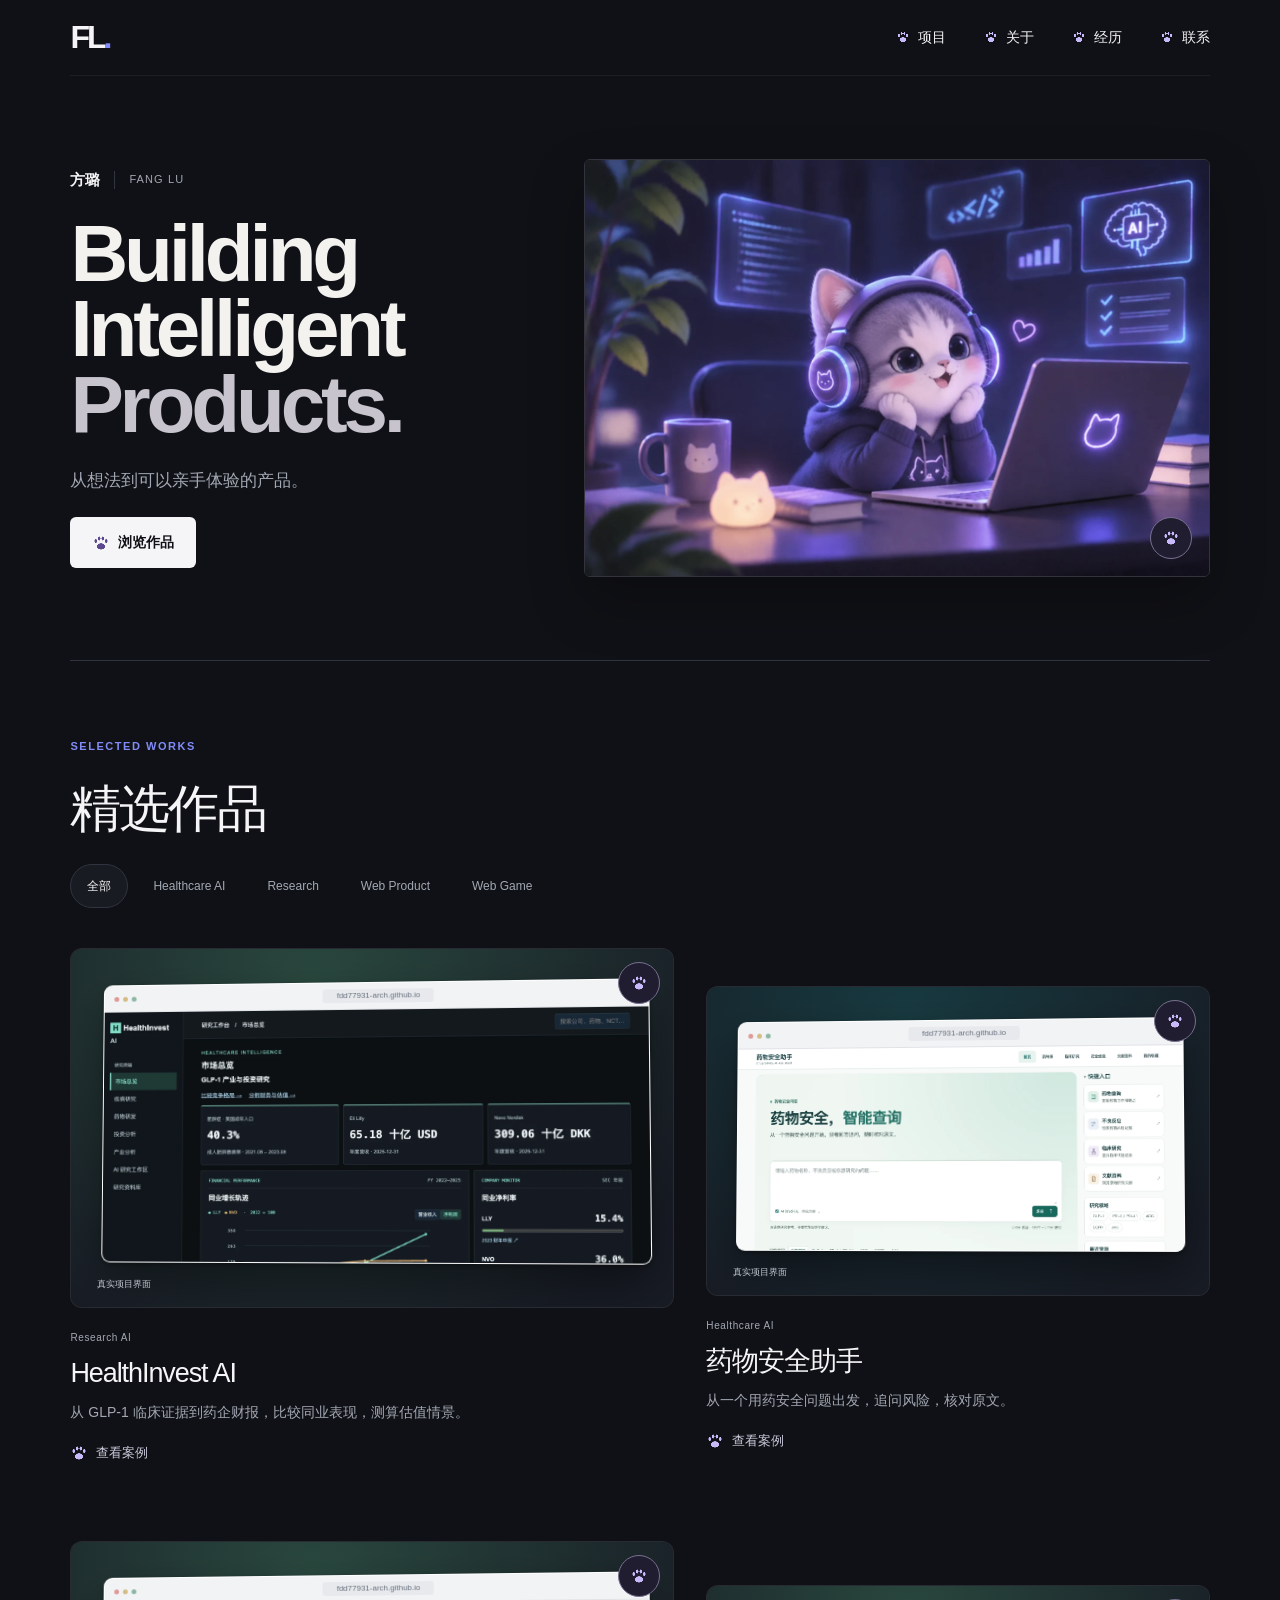
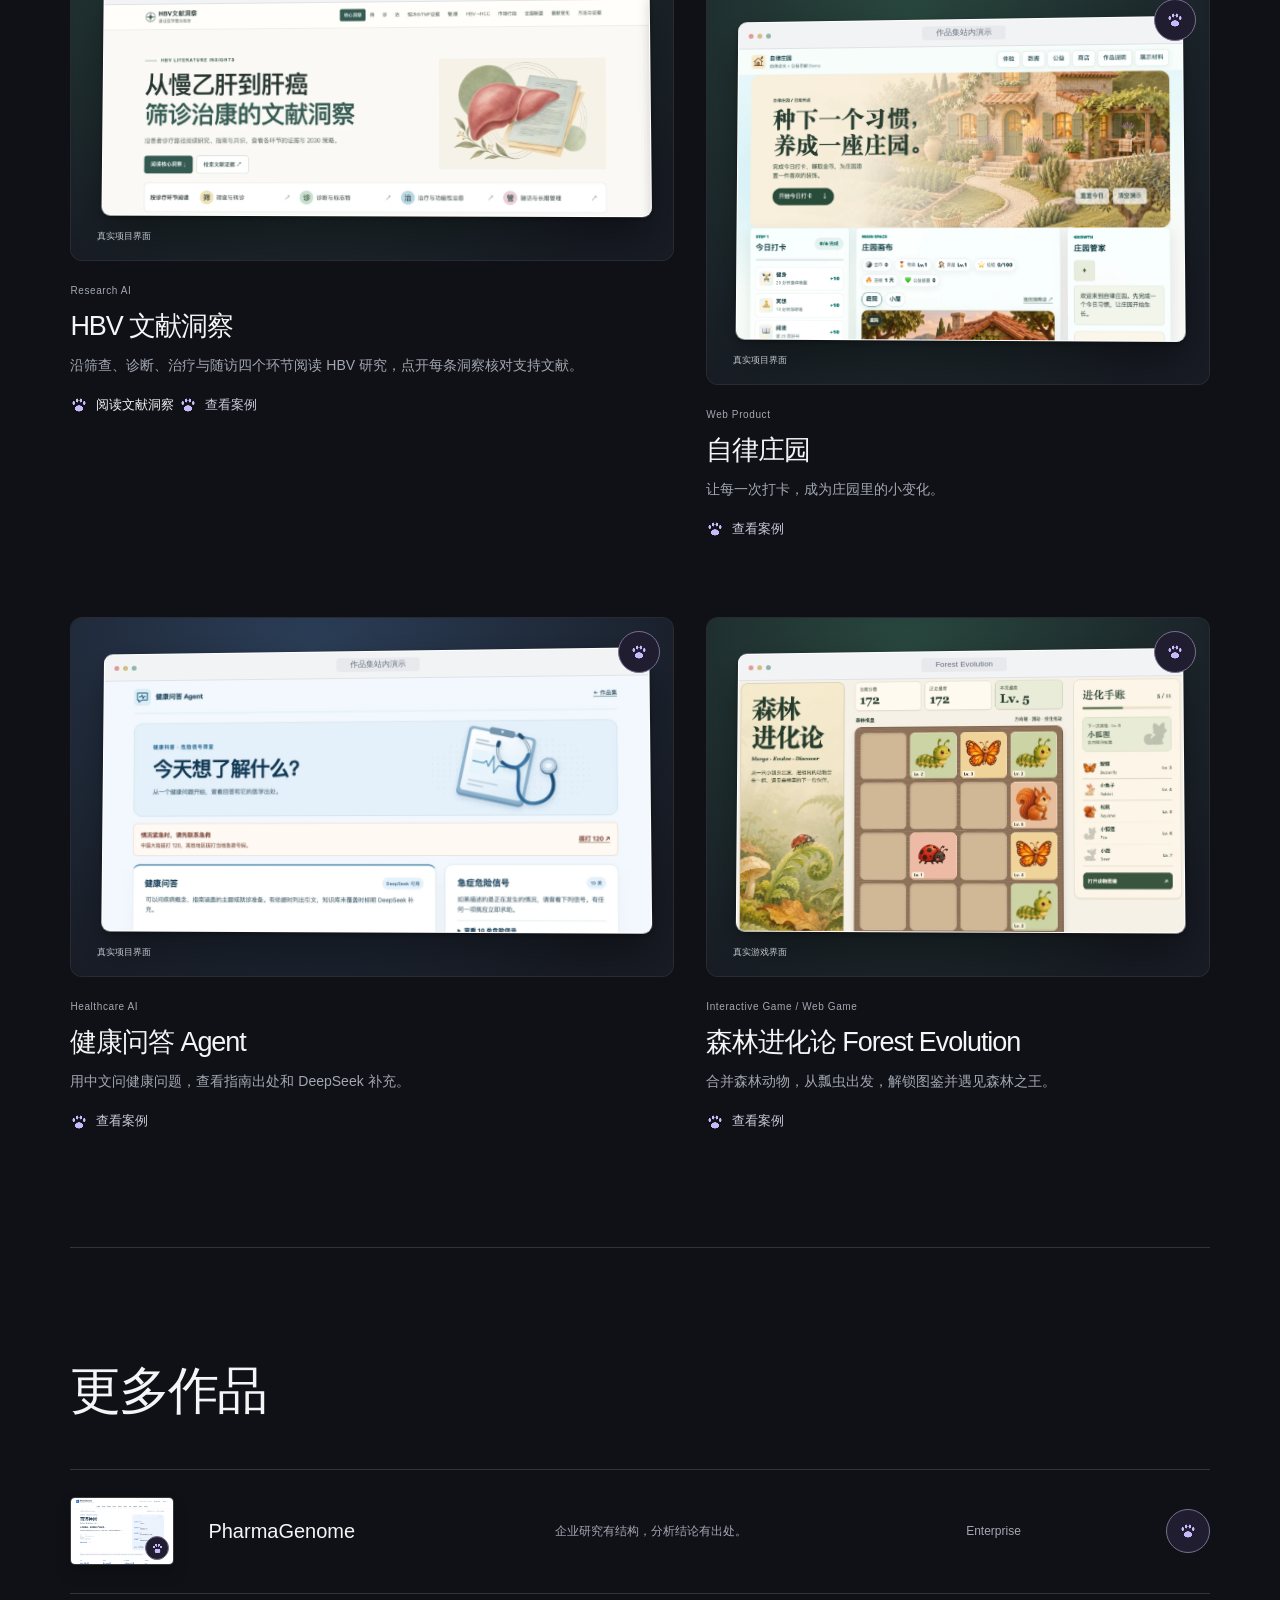
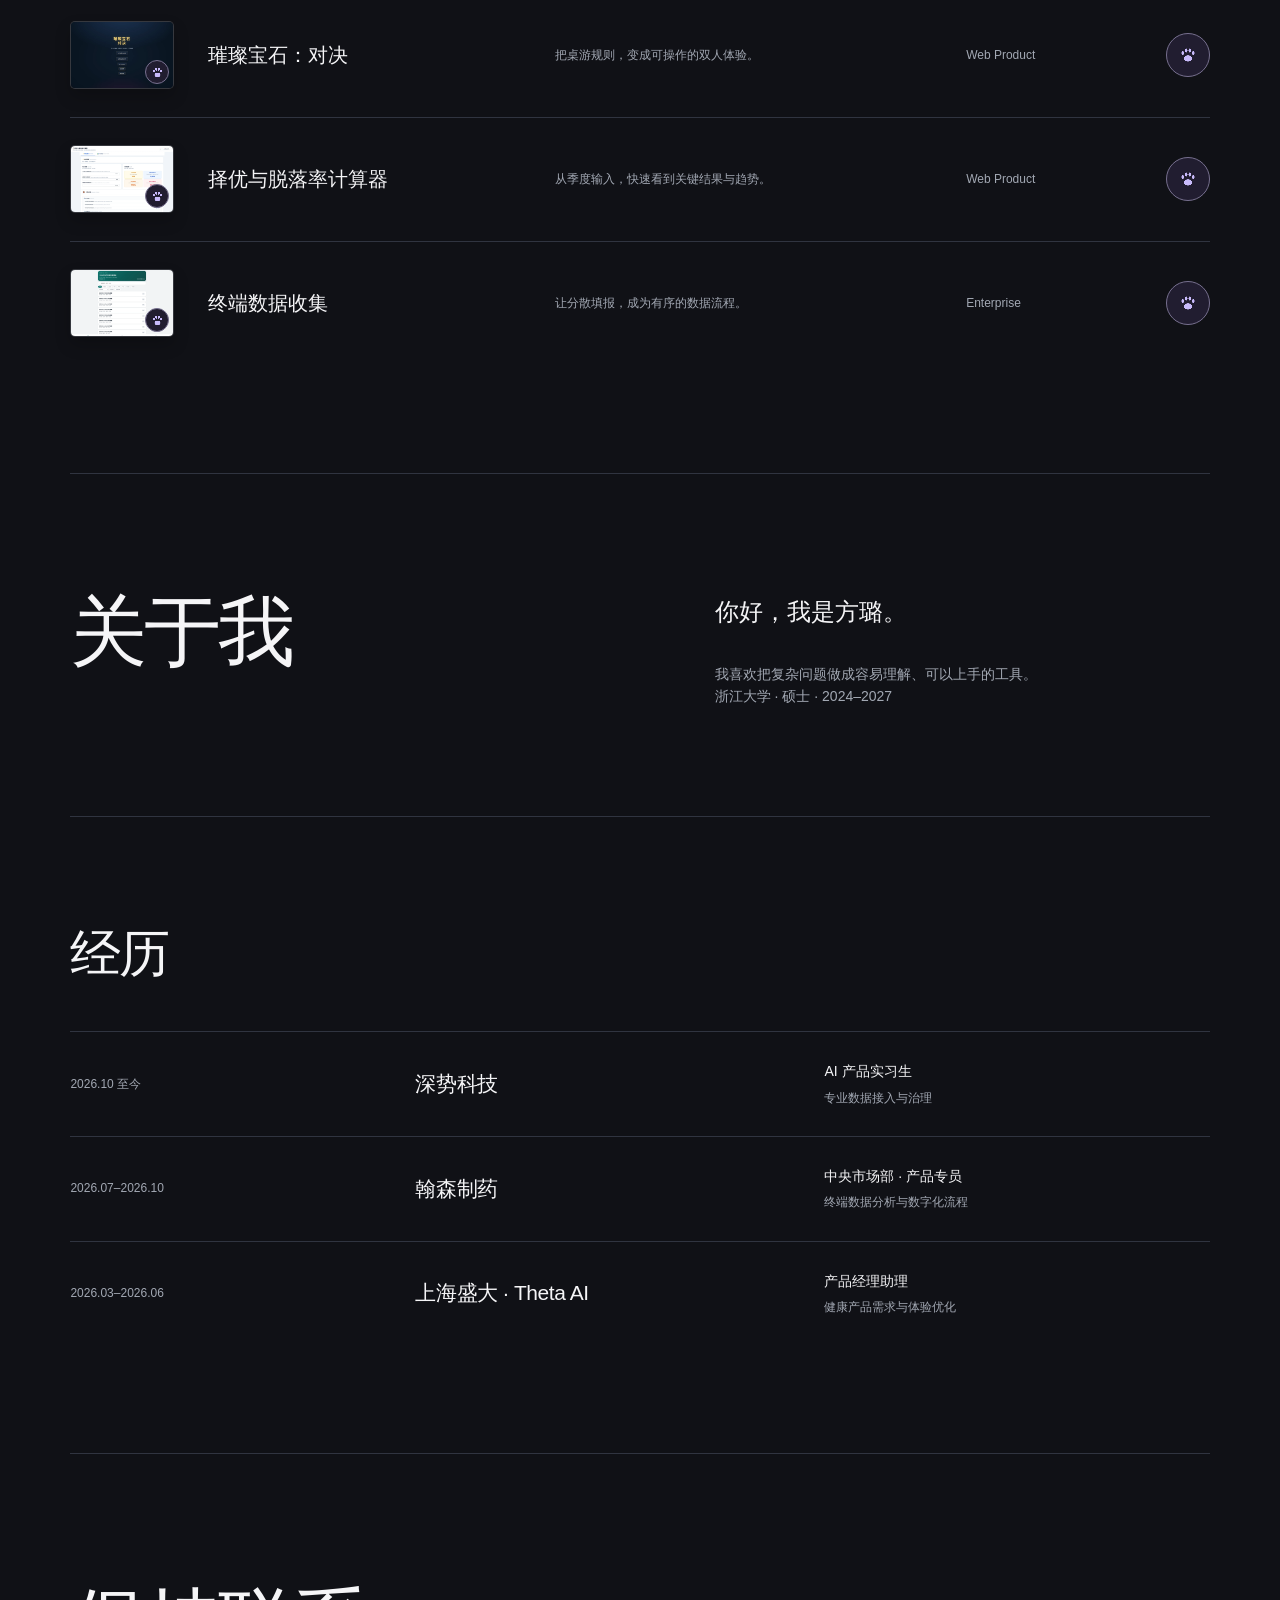
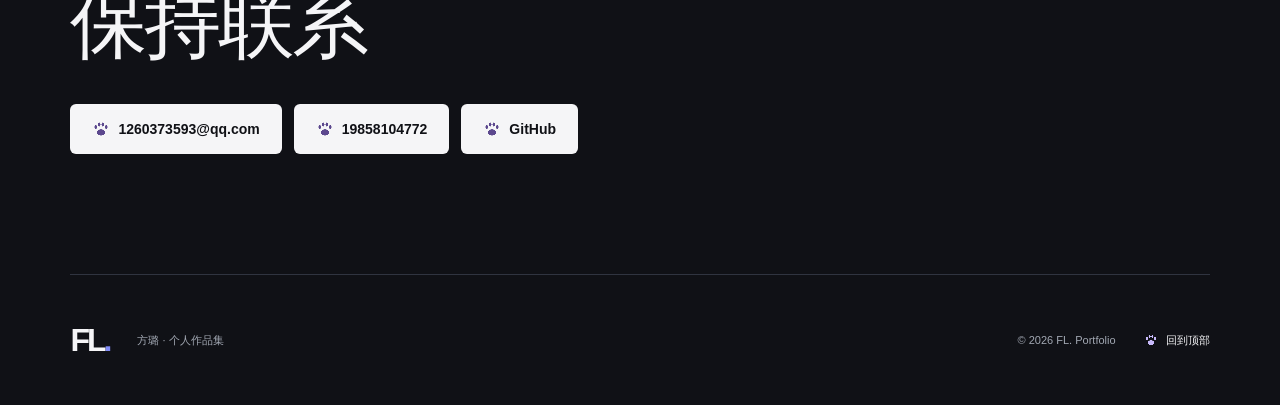
<file: index.html>
<!doctype html><html lang="zh-CN"><head><meta charset="utf-8"><meta name="viewport" content="width=device-width,initial-scale=1"><meta name="theme-color" content="#101116"><meta name="description" content="方璐的个人作品集，收录产品案例与在线体验。"><meta property="og:title" content="FL. Portfolio — 方璐"><meta property="og:description" content="方璐的个人作品集，收录产品案例与在线体验。"><title>FL. Portfolio — 方璐</title><link rel="icon" href="assets/favicon.svg" type="image/svg+xml"><link rel="stylesheet" href="style.css"><script defer src="app.js"></script></head><body><a class="skip" href="#main">跳到主要内容</a><header class="nav"><a class="logo" href="#" aria-label="FL 首页">FL<span>.</span></a><nav aria-label="主导航"><a class="paw-link" href="#works"><span class="paw-icon" aria-hidden="true"></span>项目</a><a class="paw-link" href="#about"><span class="paw-icon" aria-hidden="true"></span>关于</a><a class="paw-link" href="#experience"><span class="paw-icon" aria-hidden="true"></span>经历</a><a class="paw-link" href="#contact"><span class="paw-icon" aria-hidden="true"></span>联系</a></nav><button class="menu" aria-label="展开导航" aria-expanded="false">菜单</button></header><main id="main">
<section class="hero" id="top" aria-labelledby="hero-title">
 <div class="hero-content">
  <p class="hero-name">方璐 <span lang="en">FANG LU</span></p>
  <h1 id="hero-title" lang="en">Building<br>Intelligent<br><span>Products.</span></h1>
  <p class="hero-intro">从想法到可以亲手体验的产品。</p>
  <a class="button hero-button paw-link" href="#works"><span class="paw-icon" aria-hidden="true"></span>浏览作品</a>
 </div>
 <a class="hero-visual" href="#works" aria-label="浏览精选项目">
  <img class="hero-art" src="assets/hero-cat-studio.webp" alt="" width="1440" height="960" fetchpriority="high">
  <span class="paw-badge cover-paw" aria-hidden="true"><span class="paw-icon" aria-hidden="true"></span></span>
 </a>
</section>
<section class="works section" id="works">
 <div class="section-heading"><div><p class="eyebrow" lang="en">SELECTED WORKS</p><h2>精选作品</h2></div></div>
 <div class="filters" role="group" aria-label="筛选精选项目">
  <button class="active" data-filter="all" aria-pressed="true">全部</button>
  <button data-filter="AI" aria-pressed="false">Healthcare AI</button>
  <button data-filter="Research" aria-pressed="false">Research</button>
  <button data-filter="Web" aria-pressed="false">Web Product</button>
  <button data-filter="Game" aria-pressed="false">Web Game</button>
 </div>
 <div class="project-grid"><article class="project mint" data-category="Research">
  <a class="visual" href="https://fdd77931-arch.github.io/healthinvest-ai/" target="_blank" rel="noopener noreferrer" aria-label="打开HealthInvest AI项目"><div class="window-stage mint"><div class="browser-window"><div class="window-toolbar"><span class="window-dots"><i></i><i></i><i></i></span><span class="window-address">fdd77931-arch.github.io</span><span class="window-icon">↗</span></div><img src="assets/healthinvest-terminal.webp" alt="HealthInvest AI真实界面截图" loading="lazy"></div><span class="window-caption">真实项目界面</span><span class="window-open">点击体验</span></div><span class="paw-badge cover-paw" aria-hidden="true"><span class="paw-icon" aria-hidden="true"></span></span></a>
  <div class="project-meta">Research AI</div>
  <h3><a href="healthinvest.html">HealthInvest AI</a></h3>
  <p>从 GLP-1 临床证据到药企财报，比较同业表现，测算估值情景。</p>
  <a class="project-case paw-link" href="healthinvest.html"><span class="paw-icon" aria-hidden="true"></span>查看案例</a>
 </article><article class="project cyan" data-category="AI">
  <a class="visual" href="https://fdd77931-arch.github.io/drug-safety-assistant/" target="_blank" rel="noopener noreferrer" aria-label="打开药物安全助手项目"><div class="window-stage cyan"><div class="browser-window"><div class="window-toolbar"><span class="window-dots"><i></i><i></i><i></i></span><span class="window-address">fdd77931-arch.github.io</span><span class="window-icon">↗</span></div><img src="assets/drug-safety-aligned.webp" alt="药物安全助手真实界面截图" loading="lazy"></div><span class="window-caption">真实项目界面</span><span class="window-open">点击体验</span></div><span class="paw-badge cover-paw" aria-hidden="true"><span class="paw-icon" aria-hidden="true"></span></span></a>
  <div class="project-meta">Healthcare AI</div>
  <h3><a href="drug-safety.html">药物安全助手</a></h3>
  <p>从一个用药安全问题出发，追问风险，核对原文。</p>
  <a class="project-case paw-link" href="drug-safety.html"><span class="paw-icon" aria-hidden="true"></span>查看案例</a>
 </article><article class="project mint" data-category="Research">
  <a class="visual" href="https://fdd77931-arch.github.io/hbv-literature-insights/" target="_blank" rel="noopener noreferrer" aria-label="打开HBV 文献洞察项目"><div class="window-stage mint"><div class="browser-window"><div class="window-toolbar"><span class="window-dots"><i></i><i></i><i></i></span><span class="window-address">fdd77931-arch.github.io</span><span class="window-icon">↗</span></div><img src="assets/hbv-atlas-cover.webp" alt="HBV 文献洞察真实界面截图" loading="lazy"></div><span class="window-caption">真实项目界面</span><span class="window-open">点击体验</span></div><span class="paw-badge cover-paw" aria-hidden="true"><span class="paw-icon" aria-hidden="true"></span></span></a>
  <div class="project-meta">Research AI</div>
  <h3><a href="hbv-insights.html">HBV 文献洞察</a></h3>
  <p>沿筛查、诊断、治疗与随访四个环节阅读 HBV 研究，点开每条洞察核对支持文献。</p>
  <a class="demo paw-link" href="https://fdd77931-arch.github.io/hbv-literature-insights/" target="_blank" rel="noopener noreferrer"><span class="paw-icon" aria-hidden="true"></span>阅读文献洞察</a> <a class="project-case paw-link" href="hbv-insights.html"><span class="paw-icon" aria-hidden="true"></span>查看案例</a>
 </article><article class="project mint" data-category="Web">
  <a class="visual" href="demos/manor/" target="_blank" rel="noopener noreferrer" aria-label="打开自律庄园项目"><div class="window-stage mint"><div class="browser-window"><div class="window-toolbar"><span class="window-dots"><i></i><i></i><i></i></span><span class="window-address">作品集站内演示</span><span class="window-icon">↗</span></div><img src="assets/manor-current.webp" alt="自律庄园真实界面截图" loading="lazy"></div><span class="window-caption">真实项目界面</span><span class="window-open">点击体验</span></div><span class="paw-badge cover-paw" aria-hidden="true"><span class="paw-icon" aria-hidden="true"></span></span></a>
  <div class="project-meta">Web Product</div>
  <h3><a href="manor.html">自律庄园</a></h3>
  <p>让每一次打卡，成为庄园里的小变化。</p>
  <a class="project-case paw-link" href="manor.html"><span class="paw-icon" aria-hidden="true"></span>查看案例</a>
 </article><article class="project blue" data-category="AI">
  <a class="visual" href="demos/xunji/" target="_blank" rel="noopener noreferrer" aria-label="打开健康问答 Agent项目"><div class="window-stage blue"><div class="browser-window"><div class="window-toolbar"><span class="window-dots"><i></i><i></i><i></i></span><span class="window-address">作品集站内演示</span><span class="window-icon">↗</span></div><img src="assets/healthcare-current.webp" alt="健康问答 Agent真实界面截图" loading="lazy"></div><span class="window-caption">真实项目界面</span><span class="window-open">点击体验</span></div><span class="paw-badge cover-paw" aria-hidden="true"><span class="paw-icon" aria-hidden="true"></span></span></a>
  <div class="project-meta">Healthcare AI</div>
  <h3><a href="healthcare.html">健康问答 Agent</a></h3>
  <p>用中文问健康问题，查看指南出处和 DeepSeek 补充。</p>
  <a class="project-case paw-link" href="healthcare.html"><span class="paw-icon" aria-hidden="true"></span>查看案例</a>
 </article><article class="project mint" data-category="Game">
  <a class="visual" href="demos/forest-evolution/" target="_blank" rel="noopener noreferrer" aria-label="在线游玩森林进化论">
    <div class="window-stage mint"><div class="browser-window">
      <div class="window-toolbar"><span class="window-dots"><i></i><i></i><i></i></span><span class="window-address">Forest Evolution</span><span class="window-icon">↗</span></div>
      <img src="assets/forest-evolution-live.webp" alt="森林进化论实机截图，显示动物棋盘和进化手账" loading="lazy">
    </div><span class="window-caption">真实游戏界面</span><span class="window-open">点击游玩</span></div>
    <span class="paw-badge cover-paw" aria-hidden="true"><span class="paw-icon" aria-hidden="true"></span></span>
  </a>
  <div class="project-meta">Interactive Game / Web Game</div>
  <h3><a href="forest-evolution.html">森林进化论 <span lang="en">Forest Evolution</span></a></h3>
  <p>合并森林动物，从瓢虫出发，解锁图鉴并遇见森林之王。</p>
  <a class="project-case paw-link" href="forest-evolution.html"><span class="paw-icon" aria-hidden="true"></span>查看案例</a>
 </article></div>
 <p id="filter-status" class="sr-only" aria-live="polite"></p>
</section>
<section class="more section" aria-labelledby="more-title">
 <div class="section-heading"><h2 id="more-title">更多作品</h2></div>
 <div class="more-list"><article class="more-row">
  <a class="more-thumb" href="pharmagenome.html"  aria-label="打开PharmaGenome项目"><img src="assets/pharmagenome.png" alt="" loading="lazy"><span class="paw-badge cover-paw" aria-hidden="true"><span class="paw-icon" aria-hidden="true"></span></span></a>
  <strong><a href="pharmagenome.html">PharmaGenome</a></strong>
  <span class="more-description">企业研究有结构，分析结论有出处。</span>
  <span class="row-kind">Enterprise</span>
  <a class="more-jump paw-badge" href="pharmagenome.html"  aria-label="打开PharmaGenome案例"><span class="paw-icon" aria-hidden="true"></span></a>
 </article><article class="more-row">
  <a class="more-thumb" href="splendor.html"  aria-label="打开璀璨宝石：对决项目"><img src="assets/splendor-screen.webp" alt="" loading="lazy"><span class="paw-badge cover-paw" aria-hidden="true"><span class="paw-icon" aria-hidden="true"></span></span></a>
  <strong><a href="splendor.html">璀璨宝石：对决</a></strong>
  <span class="more-description">把桌游规则，变成可操作的双人体验。</span>
  <span class="row-kind">Web Product</span>
  <a class="more-jump paw-badge" href="splendor.html"  aria-label="打开璀璨宝石：对决案例"><span class="paw-icon" aria-hidden="true"></span></a>
 </article><article class="more-row">
  <a class="more-thumb" href="https://fdd77931-arch.github.io/dropout--calculator/" target="_blank" rel="noopener noreferrer" aria-label="打开择优与脱落率计算器项目"><img src="assets/calculator-screen.webp" alt="" loading="lazy"><span class="paw-badge cover-paw" aria-hidden="true"><span class="paw-icon" aria-hidden="true"></span></span></a>
  <strong><a href="calculator.html">择优与脱落率计算器</a></strong>
  <span class="more-description">从季度输入，快速看到关键结果与趋势。</span>
  <span class="row-kind">Web Product</span>
  <a class="more-jump paw-badge" href="https://fdd77931-arch.github.io/dropout--calculator/" target="_blank" rel="noopener noreferrer" aria-label="打开择优与脱落率计算器演示"><span class="paw-icon" aria-hidden="true"></span></a>
 </article><article class="more-row">
  <a class="more-thumb" href="https://fdd77931-arch.github.io/terminal-collect/?p=2026-09#/fill" target="_blank" rel="noopener noreferrer" aria-label="打开终端数据收集项目"><img src="assets/terminal-screen.webp" alt="" loading="lazy"><span class="paw-badge cover-paw" aria-hidden="true"><span class="paw-icon" aria-hidden="true"></span></span></a>
  <strong><a href="terminal.html">终端数据收集</a></strong>
  <span class="more-description">让分散填报，成为有序的数据流程。</span>
  <span class="row-kind">Enterprise</span>
  <a class="more-jump paw-badge" href="https://fdd77931-arch.github.io/terminal-collect/?p=2026-09#/fill" target="_blank" rel="noopener noreferrer" aria-label="打开终端数据收集演示"><span class="paw-icon" aria-hidden="true"></span></a>
 </article></div>
</section>
<section class="about section" id="about">
 <div class="about-grid"><h2>关于我</h2><div class="about-copy">
  <p class="large-copy">你好，我是方璐。</p>
  <p>我喜欢把复杂问题做成容易理解、可以上手的工具。</p>
  <p>浙江大学 · 硕士 · 2024–2027</p>
 </div></div>
</section>
<section class="section experience" id="experience">
 <div class="section-heading"><h2>经历</h2></div>
 <div class="experience-row"><span>2026.10 至今</span><h3>深势科技</h3><p>AI 产品实习生 <small>专业数据接入与治理</small></p></div>
 <div class="experience-row"><span>2026.07–2026.10</span><h3>翰森制药</h3><p>中央市场部 · 产品专员 <small>终端数据分析与数字化流程</small></p></div>
 <div class="experience-row"><span>2026.03–2026.06</span><h3>上海盛大 · Theta AI</h3><p>产品经理助理 <small>健康产品需求与体验优化</small></p></div>
</section>
<section class="contact section" id="contact">
 <h2>保持联系</h2>
 <div class="contact-links">
  <a class="button paw-link" href="mailto:1260373593@qq.com"><span class="paw-icon" aria-hidden="true"></span><span class="sr-only">邮箱 </span>1260373593@qq.com</a>
  <a class="button paw-link" href="tel:+8619858104772"><span class="paw-icon" aria-hidden="true"></span><span class="sr-only">电话 </span>19858104772</a>
  <a class="button paw-link" href="https://github.com/fdd77931-arch" target="_blank" rel="noopener noreferrer"><span class="paw-icon" aria-hidden="true"></span>GitHub</a>
 </div>
</section>
</main><footer><a class="logo" href="index.html">FL<span>.</span></a><p>方璐 · 个人作品集</p><span>© 2026 FL. Portfolio</span><a class="footer-top paw-link" href="#top"><span class="paw-icon" aria-hidden="true"></span>回到顶部</a></footer></body></html>
</file>
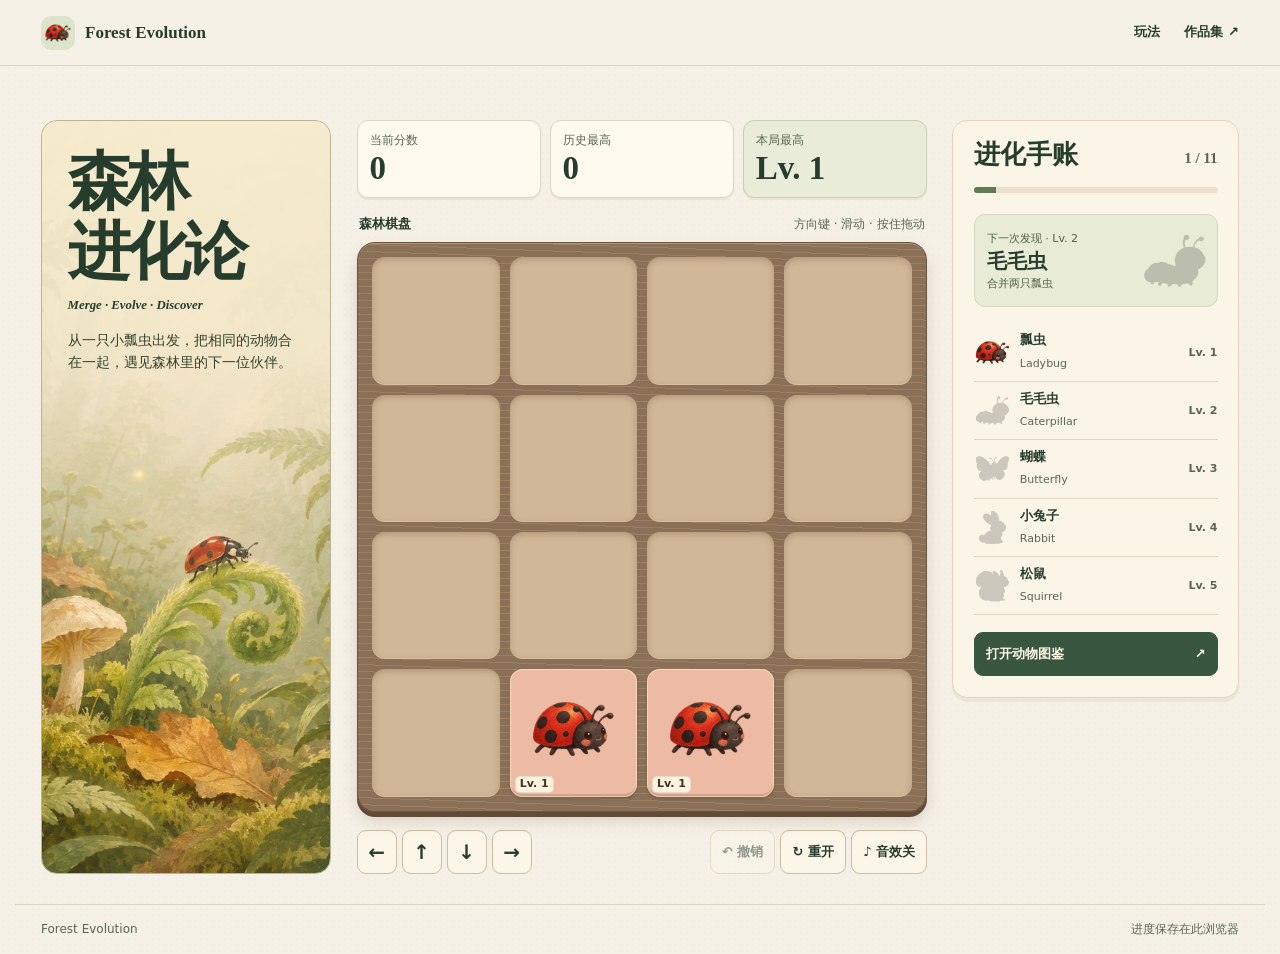
<file: demos/forest-evolution/index.html>
<!doctype html>
<html lang="zh-CN">
<head>
  <meta charset="utf-8">
  <meta name="viewport" content="width=device-width, initial-scale=1">
  <meta name="theme-color" content="#F6F1E7">
  <meta name="description" content="森林进化论是一款森林动物合并游戏。从瓢虫开始，解锁 11 种动物，合成森林之王。">
  <title>森林进化论 · Forest Evolution</title>
  <link rel="icon" type="image/webp" href="assets/animals/ladybug.webp">
  <link rel="stylesheet" href="style.css">
  <script type="module" src="app.mjs"></script>
</head>
<body>
  <a class="skip" href="#board">跳到棋盘</a>
  <header class="site-head">
    <div class="site-bar">
      <a class="wordmark" href="./" aria-label="森林进化论主页">
        <span class="brand-mark"><img src="assets/animals/ladybug.webp" alt=""></span>
        <span lang="en">Forest Evolution</span>
      </a>
      <nav aria-label="页面导航">
        <button class="text-button" data-open="rules">玩法</button>
        <a href="../../forest-evolution.html">作品集 <span aria-hidden="true">↗</span></a>
      </nav>
    </div>
  </header>

  <main class="layout">
    <section class="intro" aria-labelledby="title">
      <div class="intro-copy">
        <h1 id="title">森林<span>进化论</span></h1>
        <p class="tagline" lang="en">Merge · Evolve · Discover</p>
        <p>从一只小瓢虫出发，把相同的动物合在一起，遇见森林里的下一位伙伴。</p>
      </div>
    </section>

    <section class="tabletop" aria-label="森林动物合并游戏">
      <dl class="scores" aria-label="本局成绩">
        <div><dt>当前分数</dt><dd id="score">0</dd></div>
        <div><dt>历史最高</dt><dd id="best">0</dd></div>
        <div class="level-score"><dt>本局最高</dt><dd id="highest">Lv. 1</dd></div>
      </dl>

      <div class="board-label">
        <span>森林棋盘</span>
        <span class="board-hint" id="controls-hint">方向键 · 滑动 · 按住拖动</span>
      </div>
      <div id="board" class="board" tabindex="0" role="group" aria-label="4 × 4 棋盘" aria-describedby="controls-hint">
        <div id="slots" class="board-layer" aria-hidden="true"></div>
        <div id="pieces" class="board-layer"></div>
      </div>

      <div class="tools">
        <div class="direction-pad" role="group" aria-label="鼠标方向控制">
          <button type="button" data-direction="left" aria-label="向左">←</button>
          <button type="button" data-direction="up" aria-label="向上">↑</button>
          <button type="button" data-direction="down" aria-label="向下">↓</button>
          <button type="button" data-direction="right" aria-label="向右">→</button>
        </div>
        <div class="game-actions">
          <button type="button" id="undo" title="撤销上一步"><span aria-hidden="true">↶</span> 撤销</button>
          <button type="button" data-open="restart" title="重新开始"><span aria-hidden="true">↻</span> 重开</button>
          <button type="button" id="sound" aria-pressed="false" title="音效开关"><span aria-hidden="true">♪</span> <span id="sound-label">音效关</span></button>
        </div>
      </div>
      <button id="ended" class="ended" data-open="over" hidden>本局结束 · 查看成绩 <span aria-hidden="true">↗</span></button>
      <p class="sr-only" role="status" aria-live="polite" id="announcement"></p>
    </section>

    <aside class="journal" aria-labelledby="journal-title">
      <div class="journal-heading"><h2 id="journal-title">进化手账</h2><span id="collection-count">1 / 11</span></div>
      <progress id="progress" value="1" max="11" aria-label="已发现的动物"></progress>
      <div class="next" id="next"></div>
      <ol class="trail" id="trail" aria-label="最近的进化等级"></ol>
      <button class="primary dex-link" data-open="dex">打开动物图鉴 <span aria-hidden="true">↗</span></button>
    </aside>
  </main>

  <footer class="site-footer">
    <span lang="en">Forest Evolution</span><span>进度保存在此浏览器</span>
  </footer>

  <dialog id="dex" class="dialog dex-dialog" aria-labelledby="dex-title">
    <header class="dialog-head">
      <div><h2 id="dex-title">动物图鉴</h2><p lang="en">Animal Encyclopedia</p></div>
      <button class="close" data-close aria-label="关闭图鉴">×</button>
    </header>
    <p id="dex-summary" class="dex-summary"></p>
    <div id="dex-list" class="dex-list"></div>
  </dialog>

  <dialog id="rules" class="dialog" aria-labelledby="rules-title">
    <header class="dialog-head"><h2 id="rules-title">怎么玩</h2><button class="close" data-close aria-label="关闭规则">×</button></header>
    <ol class="rules">
      <li>用方向键、下方方向按钮，或在棋盘上拖动、滑动。所有动物会向同一方向移动。</li>
      <li>两只同级动物相遇就会进化。同一只动物在一步内只合并一次。</li>
      <li>每次有效移动会出现一只低等级动物。合并会得分，新物种会留在图鉴里。</li>
      <li>合成 Lv. 11 森林之王即可通关。你可以继续挑战分数，直到棋盘无法再移动。</li>
    </ol>
    <button class="primary" data-close>回到棋盘</button>
  </dialog>

  <dialog id="restart" class="dialog" aria-labelledby="restart-title">
    <header class="dialog-head"><h2 id="restart-title">开始新一局？</h2><button class="close" data-close aria-label="取消重开">×</button></header>
    <p>新一局从两只瓢虫开始。历史最高分和图鉴收藏会保留。</p>
    <div class="modal-actions"><button data-close>取消</button><button class="primary" data-restart>重新开始</button></div>
  </dialog>

  <dialog id="over" class="dialog result-dialog" aria-labelledby="over-title">
    <button class="close" data-close aria-label="关闭本局成绩">×</button>
    <div class="result-art"><img id="over-animal" alt=""></div>
    <h2 id="over-title">森林暂歇</h2>
    <p>棋盘已经没有可以移动或合并的动物。</p>
    <dl class="result-scores" id="over-scores"></dl>
    <div class="modal-actions"><button data-close data-undo>撤销一步</button><button class="primary" data-restart>再玩一局</button></div>
  </dialog>

  <dialog id="win" class="dialog result-dialog is-win" aria-labelledby="win-title">
    <button class="close" data-close aria-label="关闭通关成绩">×</button>
    <div class="result-art"><img src="assets/animals/forest-king.webp" alt="戴着叶冠的狮子"></div>
    <p class="result-kicker" lang="en">Forest King · Lv. 11</p>
    <h2 id="win-title">森林之王</h2>
    <p>你完成了最终进化，狮子已收入图鉴。</p>
    <dl class="result-scores" id="win-scores"></dl>
    <div class="modal-actions"><button data-open="dex">查看图鉴</button><button class="primary" data-close>继续探索</button></div>
  </dialog>

  <div id="toast" class="toast" hidden>
    <img id="toast-art" alt=""><div><strong id="toast-name"></strong><span>已加入动物图鉴</span></div>
  </div>
  <noscript><p>启用 JavaScript 后即可在此浏览器游玩。</p></noscript>
</body>
</html>
</file>
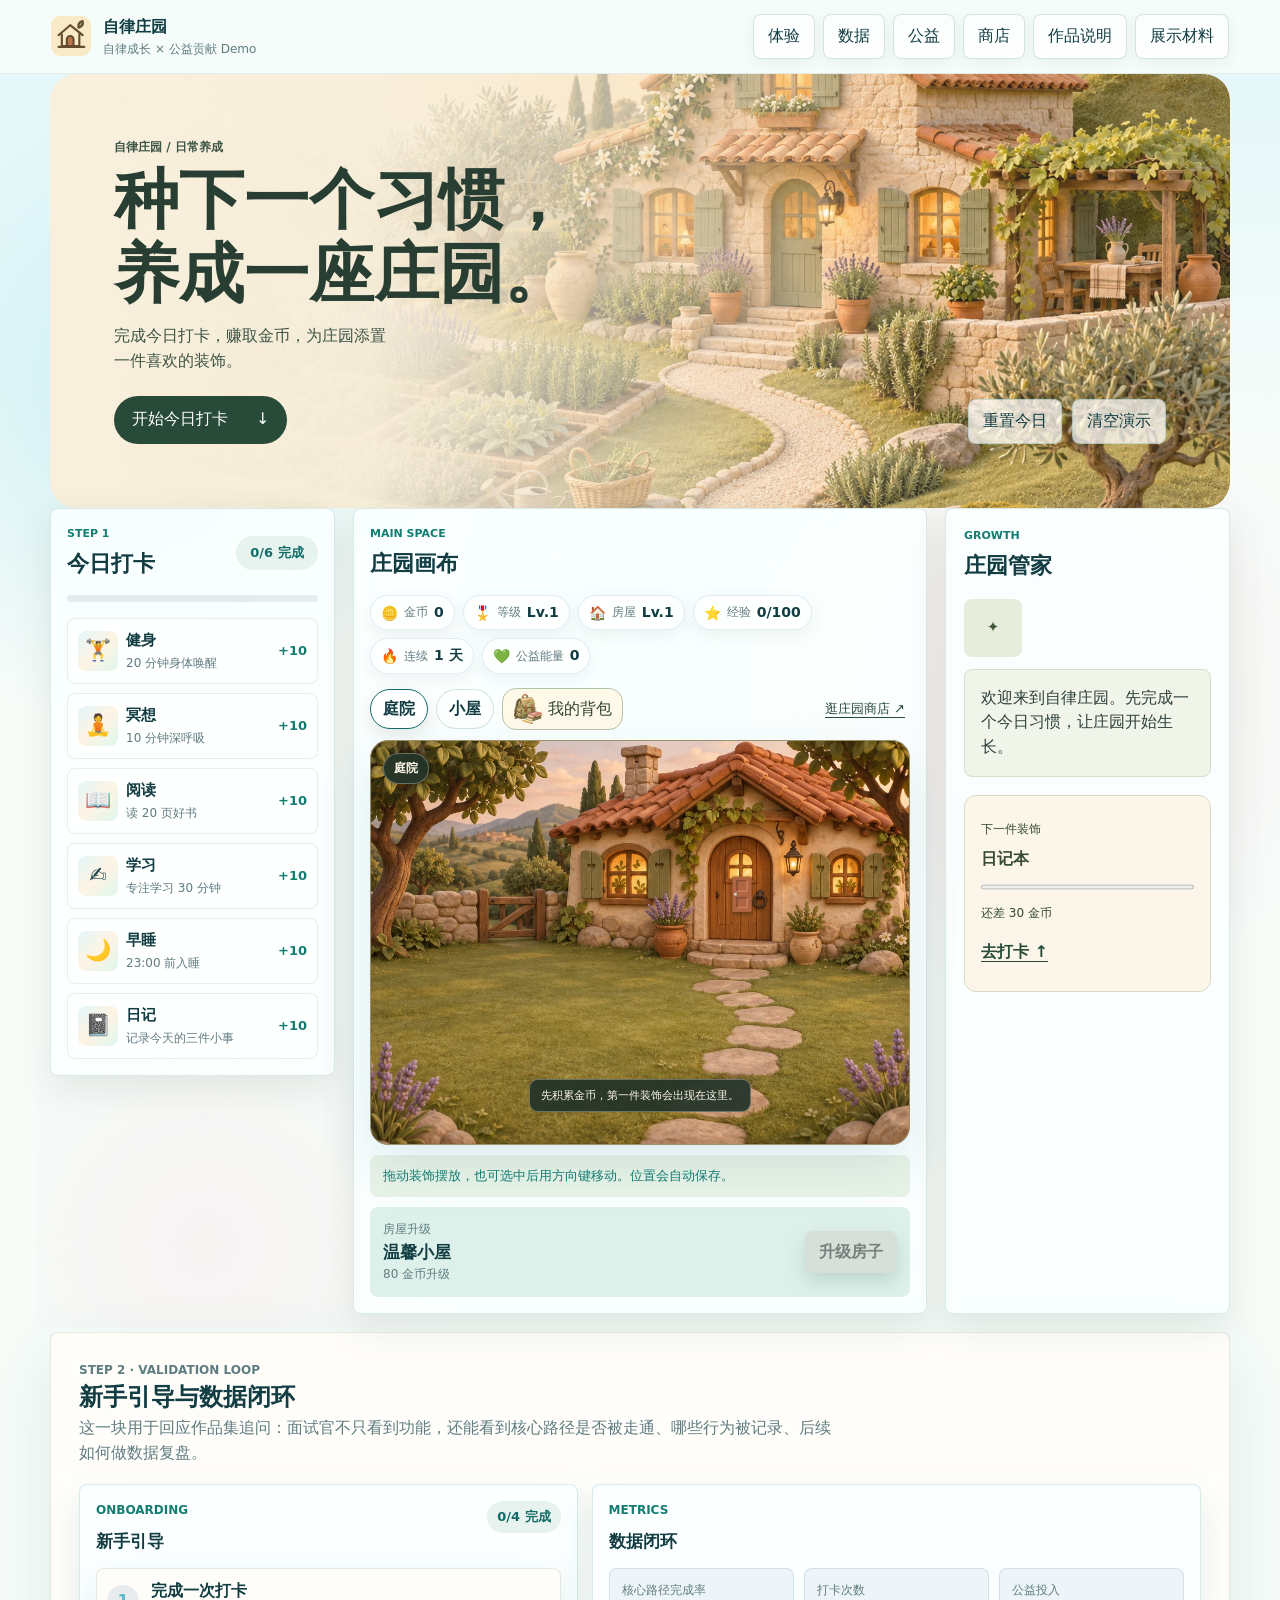
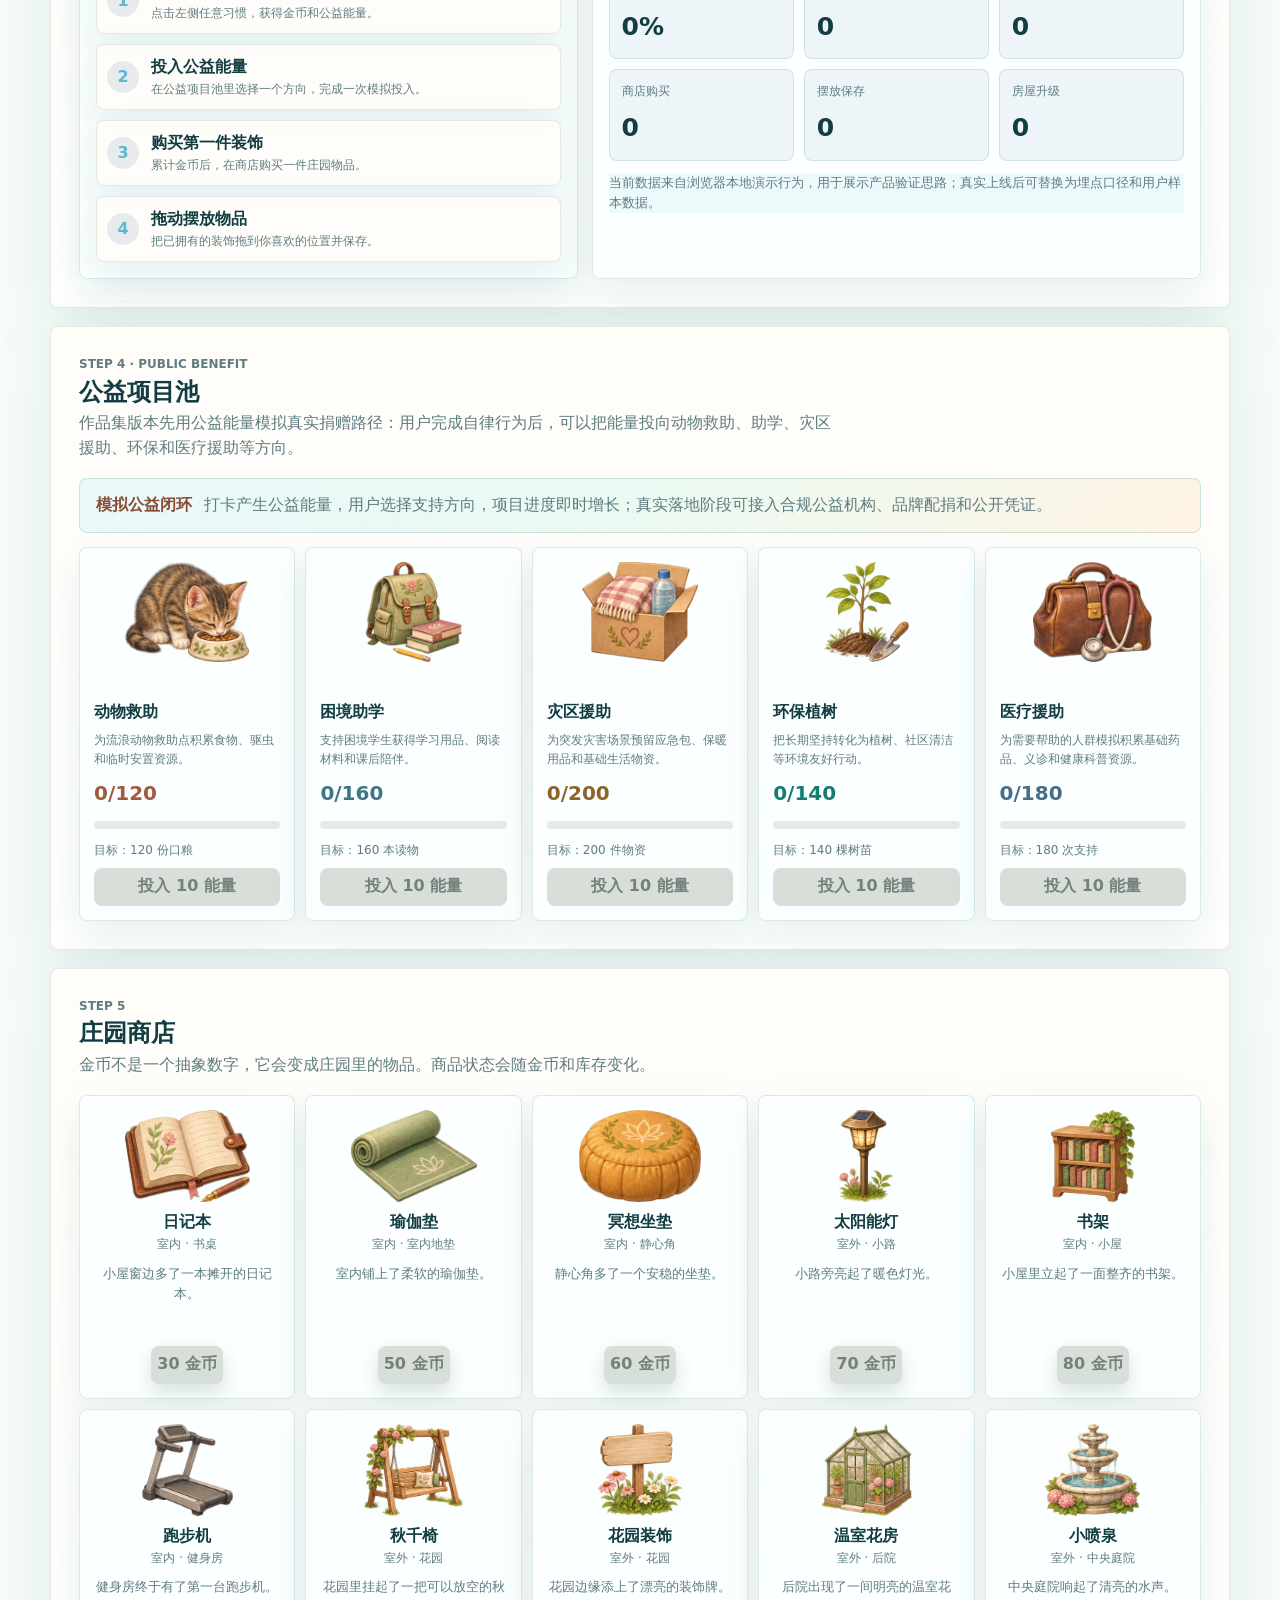
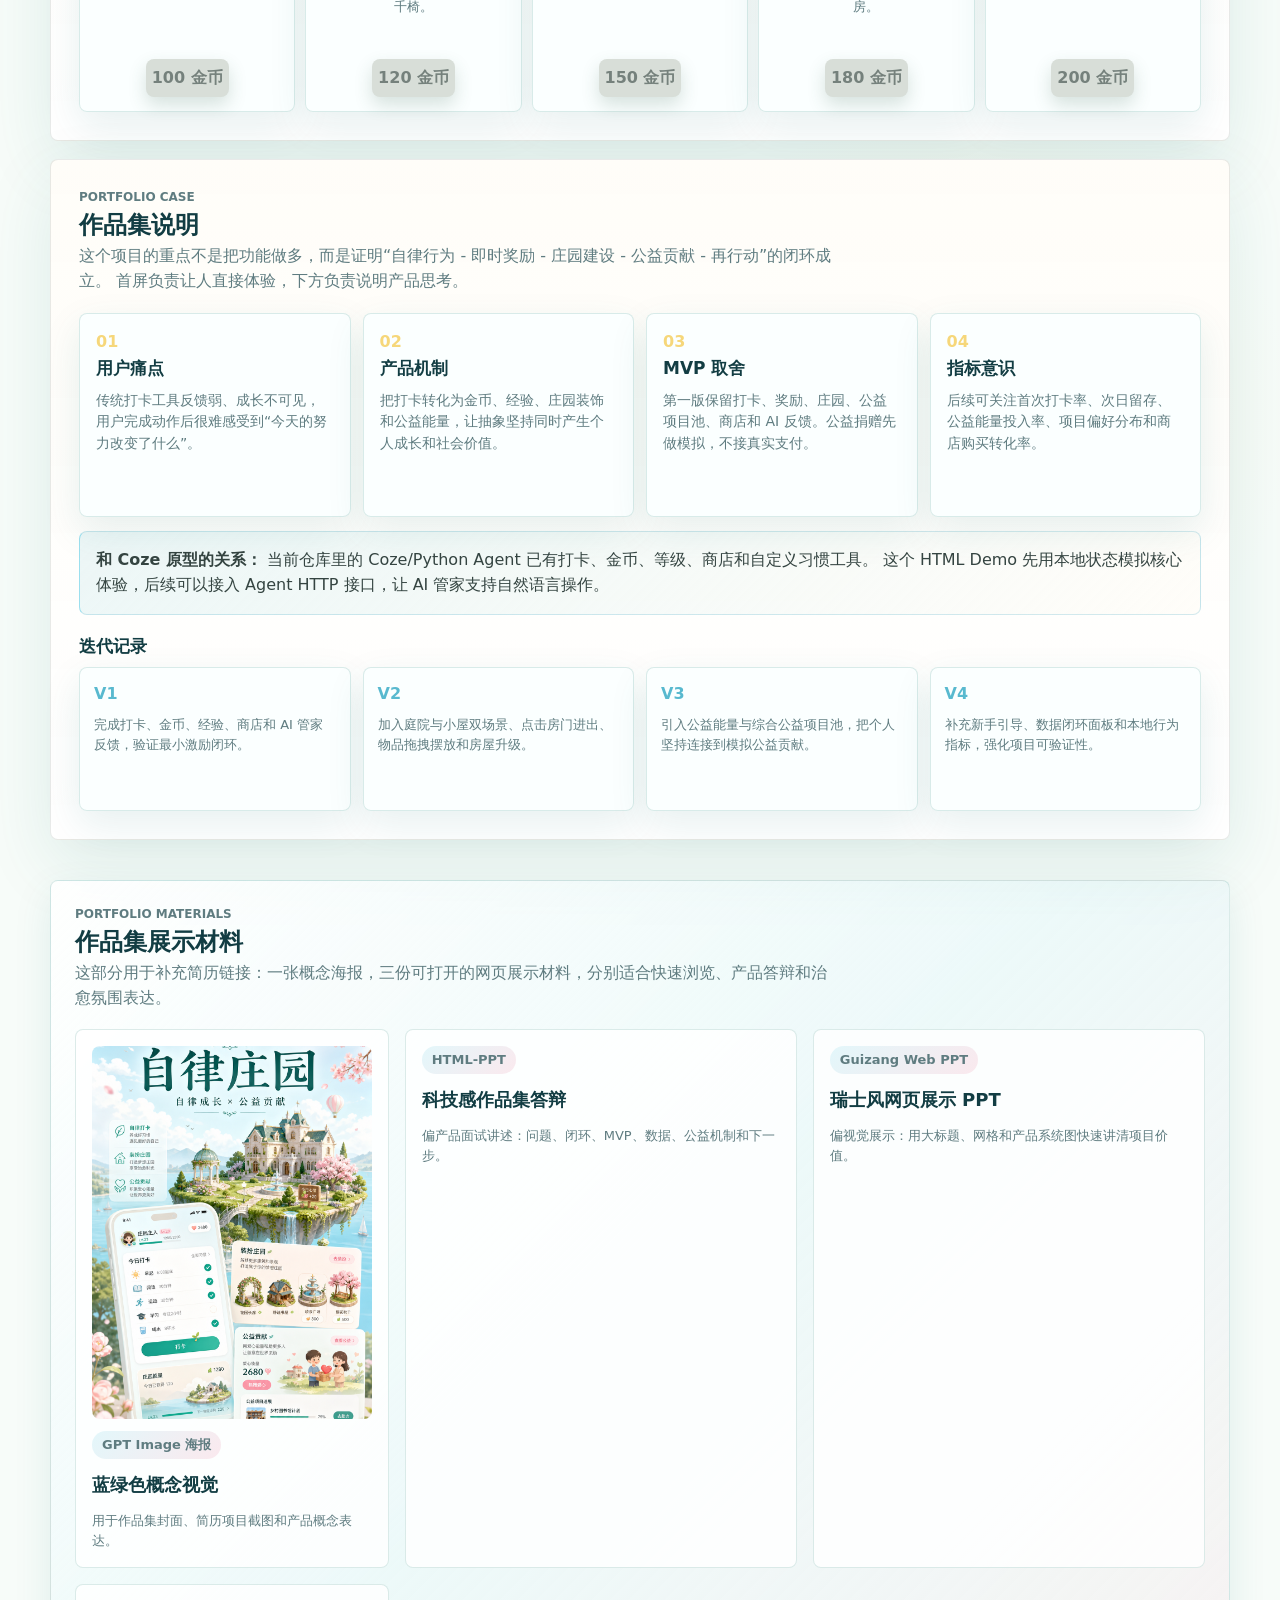
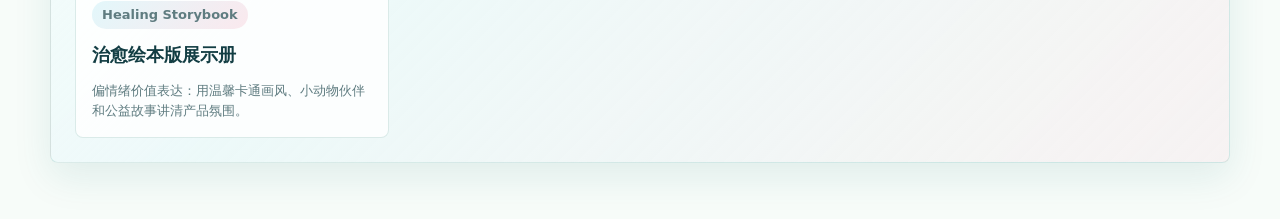
<file: demos/manor/index.html>
<!doctype html>
<html lang="zh-CN">
  <head>
    <meta charset="utf-8">
    <meta name="viewport" content="width=device-width, initial-scale=1">
    <title>自律庄园 | 游戏化身心管理 Demo</title><link rel="icon" type="image/svg+xml" href="data:image/svg+xml,%3Csvg%20xmlns%3D%22http%3A%2F%2Fwww.w3.org%2F2000%2Fsvg%22%20viewBox%3D%220%200%2048%2048%22%20width%3D%2240%22%20height%3D%2240%22%20aria-hidden%3D%22true%22%3E%3Crect%20width%3D%2248%22%20height%3D%2248%22%20rx%3D%2211%22%20fill%3D%22%23f8e9c7%22%2F%3E%3Cg%20fill%3D%22none%22%20stroke%3D%22%23654c31%22%20stroke-width%3D%222.5%22%20stroke-linejoin%3D%22round%22%20stroke-linecap%3D%22round%22%3E%3Cpath%20d%3D%22M9%2023l14-12%2015%2012M13%2022v14h21V22%22%2F%3E%3Cpath%20fill%3D%22%23bf744c%22%20d%3D%22M19%2036v-8a4%204%200%200%201%208%200v8z%22%2F%3E%3Cpath%20d%3D%22M9%2037h31m-7-23c-1-5%201-7%205-8%201%204-1%207-5%208z%22%20fill%3D%22%2392aa62%22%2F%3E%3C%2Fg%3E%3C%2Fsvg%3E">
    <link rel="stylesheet" href="./styles.css">
  <link rel="stylesheet" href="./objects.css?v=bag">
  </head>
  <body>
    <header class="topbar">
      <a class="brand" href="#demo" aria-label="自律庄园首页">
        <svg xmlns="http://www.w3.org/2000/svg" viewBox="0 0 48 48" width="40" height="40" aria-hidden="true"><rect width="48" height="48" rx="11" fill="#f8e9c7"/><g fill="none" stroke="#654c31" stroke-width="2.5" stroke-linejoin="round" stroke-linecap="round"><path d="M9 23l14-12 15 12M13 22v14h21V22"/><path fill="#bf744c" d="M19 36v-8a4 4 0 0 1 8 0v8z"/><path d="M9 37h31m-7-23c-1-5 1-7 5-8 1 4-1 7-5 8z" fill="#92aa62"/></g></svg>
        <span>
          <strong>自律庄园</strong>
          <small>自律成长 × 公益贡献 Demo</small>
        </span>
      </a>
      <nav class="nav-links" aria-label="页面导航">
        <a href="#demo">体验</a>
        <a href="#validation">数据</a>
        <a href="#impact">公益</a>
        <a href="#shop">商店</a>
        <a href="#case">作品说明</a>
        <a href="#assets">展示材料</a>
      </nav>
    </header>

    <main>
      <section class="intro-band" id="demo">
        <div class="intro-copy">
          <p class="eyebrow">自律庄园 / 日常养成</p>
          <h1>种下一个习惯，<br>养成一座庄园。</h1>
          <p class="intro-text">
            完成今日打卡，赚取金币，为庄园添置一件喜欢的装饰。
          </p>
        <a class="start-today" href="#habits-title">开始今日打卡 <span aria-hidden="true">↓</span></a>
        </div>
        <div class="hero-actions" aria-label="演示操作">
          <button class="secondary-action" id="reset-demo" type="button">重置今日</button>
          <button class="secondary-action" id="clear-demo" type="button">清空演示</button>
        </div>
      </section>

      <section class="demo-grid app-shell lovable-shell" aria-label="自律庄园交互体验">
        <section class="panel habits-panel" aria-labelledby="habits-title">
          <div class="panel-heading">
            <div>
              <p class="section-kicker">Step 1</p>
              <h2 id="habits-title">今日打卡</h2>
            </div>
            <span class="progress-pill"><span id="progress-value">0/6</span> 完成</span>
          </div>
          <div class="progress-track" aria-hidden="true">
            <span id="progress-bar"></span>
          </div>
          <div class="habit-list" id="habit-list"></div>
        </section>

        <section class="panel manor-panel" aria-labelledby="manor-title">
          <div class="panel-heading">
            <div>
              <p class="section-kicker">Main Space</p>
              <h2 id="manor-title">庄园画布</h2>
            </div>
          </div>
          <div class="stats-grid">
            <div class="stat stat-chip">
              <span>金币</span>
              <strong id="gold-value">0</strong>
            </div>
            <div class="stat stat-chip">
              <span>等级</span>
              <strong id="level-value">Lv.1</strong>
            </div>
            <div class="stat stat-chip">
              <span>房屋</span>
              <strong id="house-level-value">Lv.1</strong>
            </div>
            <div class="stat stat-chip">
              <span>经验</span>
              <strong id="exp-value">0/100</strong>
            </div>
            <div class="stat stat-chip">
              <span>连续</span>
              <strong id="streak-value">1 天</strong>
            </div>
            <div class="stat stat-chip">
              <span>公益能量</span>
              <strong id="impact-energy-value">0</strong>
            </div>
          </div>

          <div class="scene-toolbar" aria-label="庄园场景切换">
            <button class="scene-tab is-active" type="button" data-scene-target="outdoor">庭院</button>
            <button class="scene-tab" type="button" data-scene-target="indoor">小屋</button>
            <button type="button" class="bag-trigger" id="open-bag" aria-haspopup="dialog"><img src="./assets/objects/education-aid.webp" width="30" height="30" alt="">我的背包</button>
            <a class="scene-shop" href="#shop">逛庄园商店 ↗</a>
          </div>

          <div class="manor-scene" id="manor-scene" data-scene="outdoor" aria-label="庄园可视化与物品摆放画布">
            <div class="outdoor-scene scene-view">
              <div class="scenic-detail light-rays" aria-hidden="true"></div>
              <div class="cloud cloud-one">☁</div>
              <div class="cloud cloud-two">☁</div>
              <div class="sun">☀</div>
              <div class="hill hill-back"></div>
              <div class="hill hill-front"></div>
              <div class="tree tree-left"><span></span></div>
              <div class="tree tree-right"><span></span></div>
              <div class="house">
                <div class="roof"></div>
                <div class="house-body">
                  <span class="window"></span>
                  <button class="door scene-door" type="button" data-scene-target="indoor" aria-label="点击房门进入小屋">
                    <span aria-hidden="true">🚪</span>
                  </button>
                </div>
              </div>
              <div class="lantern lantern-left" aria-hidden="true"></div>
              <div class="lantern lantern-right" aria-hidden="true"></div>
              <div class="path"></div>
              <div class="ground-flora" aria-hidden="true">
                <span></span><span></span><span></span><span></span><span></span>
              </div>
              <div class="decoration-layer" id="outdoor-decoration-layer"></div>
            </div>

            <div class="indoor-scene scene-view">
              <div class="room-beam" aria-hidden="true"></div>
              <div class="room-motes" aria-hidden="true">
                <span></span><span></span><span></span><span></span>
              </div>
              <div class="wall-line line-one"></div>
              <div class="wall-line line-two"></div>
              <div class="room-window"><span></span></div>
              <div class="curtain curtain-left" aria-hidden="true"></div>
              <div class="curtain curtain-right" aria-hidden="true"></div>
              <div class="clock">◷</div>
              <button class="room-door" type="button" data-scene-target="outdoor" aria-label="点击房门回到庭院">
                <span aria-hidden="true">🚪</span>
              </button>
              <div class="reading-nook" aria-hidden="true"></div>
              <div class="floor"></div>
              <div class="decoration-layer" id="indoor-decoration-layer"></div>
            </div>

            <div class="scene-empty-copy">
              <p class="manor-empty" id="manor-empty-state">先积累金币，第一件装饰会出现在这里。</p>
            </div>
            <div class="room-tools"><button type="button" id="room-light" aria-pressed="false">打开晚灯</button><button type="button" id="room-write">写手记</button></div>
            <div class="scene-badge" id="scene-badge">庭院</div>
            <p class="scene-reward" id="scene-reward" role="status"></p>
          </div>

          <div class="placement-tip">
            拖动装饰摆放，也可选中后用方向键移动。位置会自动保存。
          </div>

          <div class="house-upgrade">
            <div>
              <span>房屋升级</span>
              <strong id="house-name">温馨小屋</strong>
              <small id="house-upgrade-cost">80 金币升级</small>
            </div>
            <button id="upgrade-house" type="button">升级房子</button>
          </div>
        </section>

        <aside class="panel butler-panel" aria-labelledby="butler-title">
          <p class="section-kicker">Growth</p>
          <h2 id="butler-title">庄园管家</h2>
          <div class="butler-avatar" aria-hidden="true">✦</div>
          <p id="butler-message" class="butler-message">
            欢迎来到自律庄园。先完成一个今日习惯，让庄园开始生长。
          </p>
          <div class="butler-next">
            <span>下一件装饰</span>
            <strong id="first-unlock-title">日记本</strong>
            <progress id="first-unlock-progress" max="30" value="0" aria-label="第一件装饰解锁进度"></progress>
            <p id="first-unlock-message"></p>
            <a id="first-unlock-link" href="#habits-title">去打卡 ↓</a>
          </div>
        </aside>
      </section>

      <section class="validation-band" id="validation" aria-labelledby="validation-title">
        <div class="section-heading">
          <p class="section-kicker">Step 2 · Validation Loop</p>
          <h2 id="validation-title">新手引导与数据闭环</h2>
          <p>
            这一块用于回应作品集追问：面试官不只看到功能，还能看到核心路径是否被走通、哪些行为被记录、后续如何做数据复盘。
          </p>
        </div>
        <div class="validation-grid">
          <article class="validation-card">
            <div class="validation-card-head">
              <div>
                <p class="section-kicker">Onboarding</p>
                <h3>新手引导</h3>
              </div>
              <span><span id="onboarding-progress">0/4</span> 完成</span>
            </div>
            <ol class="onboarding-list" id="onboarding-list"></ol>
          </article>
          <article class="validation-card">
            <div class="validation-card-head">
              <div>
                <p class="section-kicker">Metrics</p>
                <h3>数据闭环</h3>
              </div>
            </div>
            <div class="validation-metrics" id="validation-metrics"></div>
            <p class="validation-note">
              当前数据来自浏览器本地演示行为，用于展示产品验证思路；真实上线后可替换为埋点口径和用户样本数据。
            </p>
          </article>
        </div>
      </section>

      <section class="impact-band" id="impact" aria-labelledby="impact-title">
        <div class="section-heading">
          <p class="section-kicker">Step 4 · Public Benefit</p>
          <h2 id="impact-title">公益项目池</h2>
          <p>
            作品集版本先用公益能量模拟真实捐赠路径：用户完成自律行为后，可以把能量投向动物救助、助学、灾区援助、环保和医疗援助等方向。
          </p>
        </div>
        <div class="impact-summary">
          <strong>模拟公益闭环</strong>
          <span>打卡产生公益能量，用户选择支持方向，项目进度即时增长；真实落地阶段可接入合规公益机构、品牌配捐和公开凭证。</span>
        </div>
        <div class="impact-list" id="impact-list"></div>
      </section>

      <section class="shop-band" id="shop" aria-labelledby="shop-title">
        <div class="section-heading">
          <p class="section-kicker">Step 5</p>
          <h2 id="shop-title">庄园商店</h2>
          <p>金币不是一个抽象数字，它会变成庄园里的物品。商品状态会随金币和库存变化。</p>
        </div>
        <div class="shop-list" id="shop-list"></div>
      </section>

      <section class="case-band" id="case" aria-labelledby="case-title">
        <div class="case-intro">
          <p class="section-kicker">Portfolio Case</p>
          <h2 id="case-title">作品集说明</h2>
          <p>
            这个项目的重点不是把功能做多，而是证明“自律行为 - 即时奖励 - 庄园建设 - 公益贡献 - 再行动”的闭环成立。
            首屏负责让人直接体验，下方负责说明产品思考。
          </p>
        </div>

        <div class="case-grid">
          <article>
            <span>01</span>
            <h3>用户痛点</h3>
            <p>传统打卡工具反馈弱、成长不可见，用户完成动作后很难感受到“今天的努力改变了什么”。</p>
          </article>
          <article>
            <span>02</span>
            <h3>产品机制</h3>
            <p>把打卡转化为金币、经验、庄园装饰和公益能量，让抽象坚持同时产生个人成长和社会价值。</p>
          </article>
          <article>
            <span>03</span>
            <h3>MVP 取舍</h3>
            <p>第一版保留打卡、奖励、庄园、公益项目池、商店和 AI 反馈。公益捐赠先做模拟，不接真实支付。</p>
          </article>
          <article>
            <span>04</span>
            <h3>指标意识</h3>
            <p>后续可关注首次打卡率、次日留存、公益能量投入率、项目偏好分布和商店购买转化率。</p>
          </article>
        </div>

        <div class="handoff-note">
          <strong>和 Coze 原型的关系：</strong>
          当前仓库里的 Coze/Python Agent 已有打卡、金币、等级、商店和自定义习惯工具。
          这个 HTML Demo 先用本地状态模拟核心体验，后续可以接入 Agent HTTP 接口，让 AI 管家支持自然语言操作。
        </div>

        <div class="iteration-record" aria-label="迭代记录">
          <h3>迭代记录</h3>
          <div class="iteration-list">
            <article><span>V1</span><p>完成打卡、金币、经验、商店和 AI 管家反馈，验证最小激励闭环。</p></article>
            <article><span>V2</span><p>加入庭院与小屋双场景、点击房门进出、物品拖拽摆放和房屋升级。</p></article>
            <article><span>V3</span><p>引入公益能量与综合公益项目池，把个人坚持连接到模拟公益贡献。</p></article>
            <article><span>V4</span><p>补充新手引导、数据闭环面板和本地行为指标，强化项目可验证性。</p></article>
          </div>
        </div>
      </section>

      <section class="portfolio-assets" id="assets" aria-labelledby="assets-title">
        <div class="section-heading">
          <p class="section-kicker">Portfolio Materials</p>
          <h2 id="assets-title">作品集展示材料</h2>
          <p>这部分用于补充简历链接：一张概念海报，三份可打开的网页展示材料，分别适合快速浏览、产品答辩和治愈氛围表达。</p>
        </div>
        <div class="asset-grid">
          <a class="asset-card" href="./assets/posters/self-manor-concept-poster.png" target="_blank" rel="noreferrer">
            <img src="./assets/posters/self-manor-concept-poster.png" alt="自律庄园蓝绿色概念海报">
            <span class="asset-chip">GPT Image 海报</span>
            <strong>蓝绿色概念视觉</strong>
            <span>用于作品集封面、简历项目截图和产品概念表达。</span>
          </a>
          <a class="asset-card" href="./slides/html-ppt/index.html" target="_blank" rel="noreferrer">
            <span class="asset-chip">HTML-PPT</span>
            <strong>科技感作品集答辩</strong>
            <span>偏产品面试讲述：问题、闭环、MVP、数据、公益机制和下一步。</span>
          </a>
          <a class="asset-card" href="./slides/guizang-ppt/index.html" target="_blank" rel="noreferrer">
            <span class="asset-chip">Guizang Web PPT</span>
            <strong>瑞士风网页展示 PPT</strong>
            <span>偏视觉展示：用大标题、网格和产品系统图快速讲清项目价值。</span>
          </a>
          <a class="asset-card" href="./slides/healing-storybook/index.html" target="_blank" rel="noreferrer">
            <span class="asset-chip">Healing Storybook</span>
            <strong>治愈绘本版展示册</strong>
            <span>偏情绪价值表达：用温馨卡通画风、小动物伙伴和公益故事讲清产品氛围。</span>
          </a>
        </div>
      </section>
    </main>

    <dialog id="inventory" class="room-notebook" aria-labelledby="bag-title"><header class="bag-header"><h2 id="bag-title">我的背包</h2><form method="dialog"><button aria-label="关闭背包">关闭</button></form></header><div id="bag-items"></div></dialog>
    <dialog class="room-notebook" id="room-notebook" aria-labelledby="note-title"><h2 id="note-title">小屋手记</h2><label for="room-note">今天想记下什么？</label><textarea id="room-note" maxlength="1200" placeholder="只保存在当前浏览器"></textarea><p id="room-note-status" role="status"></p><button type="button" data-save>保存手记</button> <form method="dialog" style="display:inline"><button>取消</button></form></dialog>
    <script src="./app.browser.js?v=manor-bag"></script>
    <script src="./room.js"></script>
  </body>
</html>
</file>
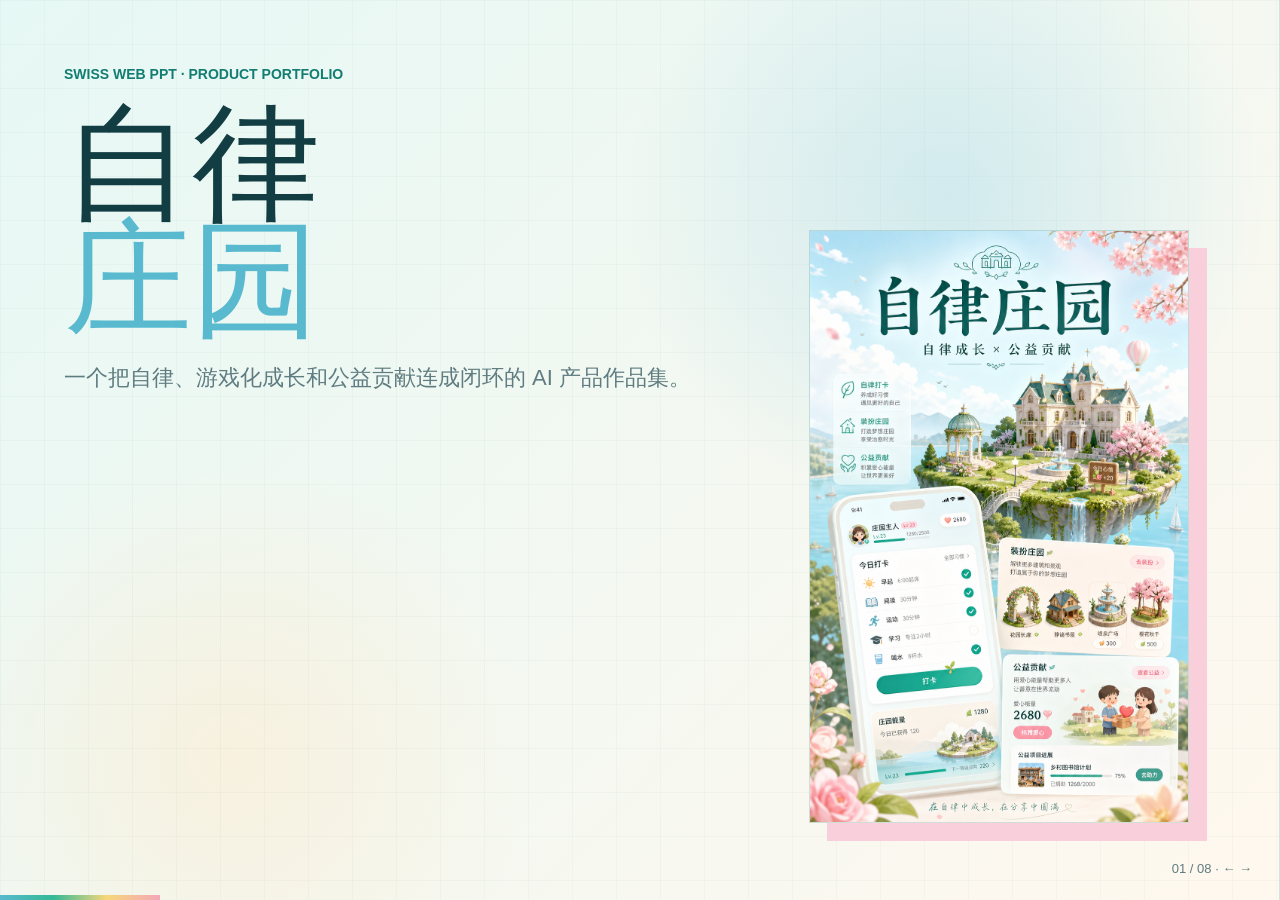
<file: demos/manor/slides/guizang-ppt/index.html>
<!doctype html>
<html lang="zh-CN">
  <head>
    <meta charset="utf-8">
    <meta name="viewport" content="width=device-width, initial-scale=1">
    <title>自律庄园 · Guizang Swiss Web PPT</title>
    <style>
      :root {
        color-scheme: light;
        --paper: #f7fcf9;
        --ink: #123d43;
        --muted: #5f7c80;
        --line: #cfe5df;
        --blue: #58b9cf;
        --mint: #34b996;
        --teal: #137d72;
        --lime: #f6d77a;
        --warm: #ffe8c7;
        --blush: #f8cfda;
      }

      * {
        box-sizing: border-box;
      }

      body {
        margin: 0;
        overflow: hidden;
        background:
          radial-gradient(circle at 12% 12%, rgba(155, 223, 238, 0.36), transparent 360px),
          radial-gradient(circle at 86% 82%, rgba(248, 207, 218, 0.24), transparent 340px),
          var(--paper);
        color: var(--ink);
        font-family: "Avenir Next", Helvetica, "PingFang SC", "Hiragino Sans GB", ui-sans-serif, system-ui, sans-serif;
      }

      .slides {
        display: flex;
        width: 800vw;
        height: 100vh;
        transition: transform 420ms cubic-bezier(.22, 1, .36, 1);
      }

      .slide {
        position: relative;
        flex: 0 0 100vw;
        min-width: 100vw;
        height: 100vh;
        padding: clamp(36px, 5vw, 72px);
        overflow: hidden;
        border-right: 1px solid var(--line);
      }

      .slide::before {
        position: absolute;
        inset: 0;
        background:
          radial-gradient(circle at 82% 16%, rgba(52, 185, 150, 0.16), transparent 260px),
          radial-gradient(circle at 12% 84%, rgba(248, 207, 218, 0.16), transparent 280px),
          linear-gradient(rgba(18, 108, 104, 0.08) 1px, transparent 1px),
          linear-gradient(90deg, rgba(18, 108, 104, 0.08) 1px, transparent 1px);
        background-size: auto, 44px 44px, 44px 44px;
        opacity: 0.42;
        content: "";
        pointer-events: none;
      }

      .dark {
        background:
          radial-gradient(circle at 74% 22%, rgba(155, 223, 238, 0.42), transparent 320px),
          radial-gradient(circle at 18% 84%, rgba(255, 232, 199, 0.46), transparent 300px),
          linear-gradient(135deg, #e6f8f5, #fff8ee);
        color: var(--ink);
      }

      .dark::before {
        background:
          radial-gradient(circle at 72% 24%, rgba(248, 207, 218, 0.22), transparent 300px),
          linear-gradient(rgba(18, 108, 104, 0.075) 1px, transparent 1px),
          linear-gradient(90deg, rgba(18, 108, 104, 0.075) 1px, transparent 1px);
        background-size: auto, 44px 44px, 44px 44px;
      }

      .kicker {
        position: relative;
        margin: 0 0 18px;
        color: var(--teal);
        font-size: 14px;
        font-weight: 800;
        letter-spacing: 0;
        text-transform: uppercase;
      }

      .dark .kicker {
        color: var(--teal);
      }

      h1,
      h2 {
        position: relative;
        max-width: 980px;
        margin: 0;
        font-weight: 250;
        letter-spacing: 0;
        line-height: 0.92;
      }

      h1 {
        font-size: clamp(72px, 10vw, 148px);
      }

      h2 {
        font-size: clamp(56px, 7vw, 108px);
      }

      p {
        position: relative;
        max-width: 720px;
        color: var(--muted);
        font-size: 22px;
        line-height: 1.55;
      }

      .dark p {
        color: var(--muted);
      }

      .accent {
        color: var(--blue);
      }

      .grid {
        position: relative;
        display: grid;
        grid-template-columns: repeat(12, 1fr);
        gap: 18px;
        margin-top: 42px;
      }

      .card {
        min-height: 150px;
        padding: 20px;
        border: 1px solid var(--line);
        background: rgba(255, 255, 255, 0.62);
      }

      .dark .card {
        border-color: rgba(18, 108, 104, 0.16);
        background: rgba(255, 255, 255, 0.68);
      }

      .card strong {
        display: block;
        margin-bottom: 10px;
        font-size: 28px;
      }

      .card span {
        color: var(--muted);
        font-size: 16px;
        line-height: 1.5;
      }

      .dark .card span {
        color: var(--muted);
      }

      .span-4 {
        grid-column: span 4;
      }

      .span-6 {
        grid-column: span 6;
      }

      .span-8 {
        grid-column: span 8;
      }

      .poster {
        position: absolute;
        right: clamp(36px, 7vw, 108px);
        bottom: clamp(36px, 6vw, 82px);
        width: min(30vw, 380px);
        max-height: 74vh;
        object-fit: cover;
        border: 1px solid rgba(18, 108, 104, 0.18);
        box-shadow: 18px 18px 0 var(--blush);
      }

      .big-number {
        position: relative;
        color: var(--blue);
        font-size: clamp(86px, 12vw, 170px);
        font-weight: 200;
        line-height: 1;
      }

      .system-line {
        position: relative;
        display: grid;
        grid-template-columns: repeat(4, 1fr);
        gap: 14px;
        margin-top: 62px;
      }

      .node {
        min-height: 170px;
        padding: 18px;
        border: 1px solid rgba(18, 108, 104, 0.34);
        background: rgba(221, 246, 236, 0.64);
      }

      .pager {
        position: fixed;
        right: 28px;
        bottom: 24px;
        z-index: 10;
        color: var(--muted);
        font-size: 13px;
      }

      .bar {
        position: fixed;
        left: 0;
        bottom: 0;
        z-index: 10;
        height: 5px;
        background: linear-gradient(90deg, var(--blue), var(--mint), var(--lime), #f4a7b9);
        transition: none;
      }

      @media (max-width: 820px) {
        body {
          overflow: auto;
        }

        .slides {
          display: block;
          width: 100%;
          height: auto;
          transform: none !important;
        }

        .slide {
          min-height: 100vh;
          height: auto;
        }

        .grid,
        .system-line {
          grid-template-columns: 1fr;
        }

        .span-4,
        .span-6,
        .span-8 {
          grid-column: auto;
        }

        .poster {
          position: relative;
          right: auto;
          bottom: auto;
          width: 100%;
          margin-top: 28px;
        }
      }
    </style>
  </head>
  <body>
    <main class="slides" id="slides">
      <section class="slide dark">
        <p class="kicker">Swiss Web PPT · Product Portfolio</p>
        <h1>自律<br><span class="accent">庄园</span></h1>
        <p>一个把自律、游戏化成长和公益贡献连成闭环的 AI 产品作品集。</p>
        <img class="poster" src="../../assets/posters/self-manor-concept-poster.png" alt="自律庄园概念海报">
      </section>

      <section class="slide">
        <p class="kicker">01 / User Problem</p>
        <h2>坚持为什么容易断？</h2>
        <div class="grid">
          <div class="card span-4"><strong>反馈弱</strong><span>完成动作后只得到一个勾选，缺少成长感。</span></div>
          <div class="card span-4"><strong>目标远</strong><span>长期收益太抽象，短期行动缺少可见回报。</span></div>
          <div class="card span-4"><strong>意义窄</strong><span>自律常被理解为自我约束，而不是个人和社会价值。</span></div>
        </div>
      </section>

      <section class="slide">
        <p class="kicker">02 / Product Thesis</p>
        <h2>让坚持<br>变成<span class="accent">空间</span></h2>
        <p>每一次打卡都推动庄园生长。金币装扮空间，经验推动等级，公益能量连接现实善意。</p>
      </section>

      <section class="slide dark">
        <p class="kicker">03 / MVP Loop</p>
        <h2>核心路径</h2>
        <div class="system-line">
          <div class="node">打卡<br>六个基础习惯</div>
          <div class="node">奖励<br>金币 / 经验 / 能量</div>
          <div class="node">建设<br>装饰 / 拖动 / 升级</div>
          <div class="node">公益<br>选择项目池方向</div>
        </div>
      </section>

      <section class="slide">
        <p class="kicker">04 / Interaction</p>
        <h2>不是截图<br>是可用 Demo</h2>
        <div class="grid">
          <div class="card span-6"><strong>点击房门进出</strong><span>庭院和小屋互相切换，空间关系更直观。</span></div>
          <div class="card span-6"><strong>拖动物品布置</strong><span>用户决定物品摆放位置，坐标保存在本地。</span></div>
        </div>
      </section>

      <section class="slide">
        <p class="kicker">05 / Validation</p>
        <div class="big-number">4</div>
        <h2>个验证指标</h2>
        <p>核心路径完成率、打卡次数、公益投入、摆放保存。作品集用真实交互记录模拟数据闭环。</p>
      </section>

      <section class="slide dark">
        <p class="kicker">06 / Public Benefit</p>
        <h2>公益先模拟<br>落地再合规</h2>
        <p>动物救助、困境助学、灾区援助、环保植树、医疗援助。真实阶段接入公益机构、品牌配捐和公开凭证。</p>
      </section>

      <section class="slide">
        <p class="kicker">07 / Portfolio Value</p>
        <h2>能抗追问的<br>项目表达</h2>
        <div class="grid">
          <div class="card span-4"><strong>产品思考</strong><span>问题、用户、机制、闭环。</span></div>
          <div class="card span-4"><strong>交互落地</strong><span>网页 demo 直接可体验。</span></div>
          <div class="card span-4"><strong>迭代空间</strong><span>数据口径和公益落地路径清晰。</span></div>
        </div>
      </section>
    </main>
    <div class="pager" id="pager">01 / 08 · ← →</div>
    <div class="bar" id="bar"></div>
    <script>
      const slides = document.querySelector("#slides");
      const total = slides.children.length;
      const pager = document.querySelector("#pager");
      const bar = document.querySelector("#bar");
      let index = 0;
      function go(next) {
        index = Math.max(0, Math.min(total - 1, next));
        slides.style.transform = `translateX(${-index * 100}vw)`;
        pager.textContent = `${String(index + 1).padStart(2, "0")} / ${String(total).padStart(2, "0")} · ← →`;
        bar.style.width = `${((index + 1) / total) * 100}%`;
      }
      window.addEventListener("keydown", (event) => {
        if (["ArrowRight", " ", "PageDown"].includes(event.key)) go(index + 1);
        if (["ArrowLeft", "PageUp"].includes(event.key)) go(index - 1);
      });
      window.addEventListener("wheel", (event) => {
        if (Math.abs(event.deltaX) + Math.abs(event.deltaY) < 28) return;
        go(index + (event.deltaY > 0 || event.deltaX > 0 ? 1 : -1));
      }, { passive: true });
      go(0);
    </script>
  </body>
</html>
</file>
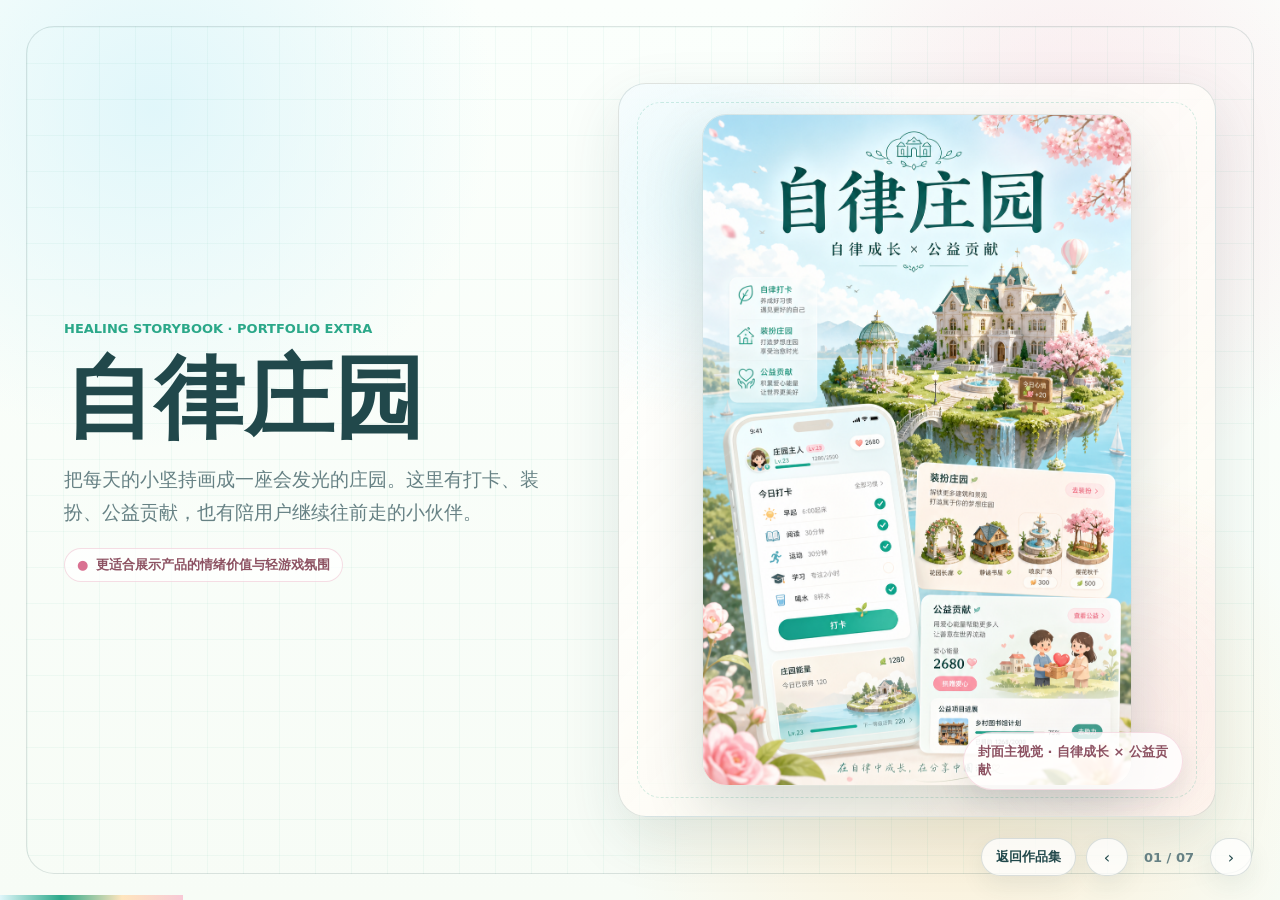
<file: demos/manor/slides/healing-storybook/index.html>
<!doctype html>
<html lang="zh-CN">
  <head>
    <meta charset="utf-8">
    <meta name="viewport" content="width=device-width, initial-scale=1">
    <title>自律庄园 · 治愈绘本版</title>
    <style>
      :root {
        color-scheme: light;
        --ink: #21484b;
        --leaf: #2ba889;
        --mint: #dff6ec;
        --sky: #dff6fa;
        --cream: #fffaf0;
        --apricot: #ffe5bd;
        --rose: #f8c8d6;
        --berry: #d97191;
        --line: rgba(33, 72, 75, 0.14);
        --muted: #668184;
        --shadow: 0 22px 60px rgba(33, 72, 75, 0.12);
      }

      * {
        box-sizing: border-box;
      }

      body {
        margin: 0;
        overflow: hidden;
        background:
          radial-gradient(circle at 12% 12%, rgba(223, 246, 250, 0.95), transparent 340px),
          radial-gradient(circle at 84% 18%, rgba(248, 200, 214, 0.42), transparent 320px),
          radial-gradient(circle at 76% 86%, rgba(255, 229, 189, 0.58), transparent 360px),
          linear-gradient(180deg, #fbfffc, #f7fcf6);
        color: var(--ink);
        font-family: "Avenir Next", "PingFang SC", "Hiragino Sans GB", "Microsoft YaHei", ui-rounded, system-ui, sans-serif;
      }

      button,
      a {
        font: inherit;
      }

      .storybook {
        width: 100vw;
        height: 100vh;
        overflow: hidden;
      }

      .slides {
        display: flex;
        width: 700vw;
        height: 100%;
        transition: transform 520ms cubic-bezier(.22, 1, .36, 1);
      }

      .page {
        position: relative;
        flex: 0 0 100vw;
        min-width: 100vw;
        height: 100vh;
        padding: clamp(28px, 5vw, 68px);
        overflow: hidden;
      }

      .page::before {
        position: absolute;
        inset: clamp(14px, 2vw, 28px);
        border: 1px solid var(--line);
        border-radius: 28px;
        background:
          linear-gradient(rgba(43, 168, 137, 0.05) 1px, transparent 1px),
          linear-gradient(90deg, rgba(43, 168, 137, 0.05) 1px, transparent 1px);
        background-size: 36px 36px;
        content: "";
        pointer-events: none;
      }

      .page-inner {
        position: relative;
        z-index: 1;
        display: grid;
        height: 100%;
        grid-template-columns: minmax(0, 0.9fr) minmax(360px, 1.1fr);
        gap: clamp(28px, 5vw, 74px);
        align-items: center;
      }

      .copy {
        max-width: 650px;
      }

      .kicker {
        margin: 0 0 12px;
        color: var(--leaf);
        font-size: 13px;
        font-weight: 900;
        letter-spacing: 0;
        text-transform: uppercase;
      }

      h1,
      h2 {
        margin: 0;
        color: var(--ink);
        letter-spacing: 0;
        line-height: 1.02;
      }

      h1 {
        max-width: 720px;
        font-size: clamp(54px, 7vw, 106px);
      }

      h2 {
        max-width: 740px;
        font-size: clamp(42px, 5.5vw, 78px);
      }

      p {
        max-width: 680px;
        color: var(--muted);
        font-size: 19px;
        line-height: 1.72;
      }

      .storybook-note {
        display: inline-flex;
        align-items: center;
        gap: 8px;
        min-height: 34px;
        padding: 6px 12px;
        border: 1px solid rgba(217, 113, 145, 0.24);
        border-radius: 999px;
        background: rgba(255, 255, 255, 0.72);
        color: #8d5262;
        font-size: 13px;
        font-weight: 800;
      }

      .storybook-note span {
        color: var(--berry);
      }

      .illustration {
        position: relative;
        min-height: 570px;
        border: 1px solid var(--line);
        border-radius: 28px;
        background:
          radial-gradient(circle at 62% 20%, rgba(255, 229, 189, 0.76), transparent 140px),
          linear-gradient(180deg, #dff6fa 0 42%, #eef9ed 42% 62%, #bfe9d8 62% 100%);
        box-shadow: var(--shadow);
        overflow: hidden;
      }

      .cover-poster {
        position: relative;
        display: grid;
        place-items: center;
        min-height: 570px;
        padding: clamp(18px, 2.4vw, 34px);
        border: 1px solid rgba(33, 72, 75, 0.14);
        border-radius: 28px;
        background:
          radial-gradient(circle at 16% 16%, rgba(223, 246, 250, 0.8), transparent 220px),
          radial-gradient(circle at 84% 86%, rgba(248, 200, 214, 0.3), transparent 240px),
          linear-gradient(135deg, rgba(255, 255, 255, 0.86), rgba(255, 250, 240, 0.74));
        box-shadow: var(--shadow);
        overflow: hidden;
      }

      .cover-poster::before {
        position: absolute;
        inset: 18px;
        border: 1px dashed rgba(43, 168, 137, 0.2);
        border-radius: 24px;
        content: "";
      }

      .cover-poster img {
        position: relative;
        z-index: 1;
        width: min(92%, 430px);
        max-height: 76vh;
        object-fit: cover;
        border: 1px solid rgba(33, 72, 75, 0.12);
        border-radius: 24px;
        box-shadow: 0 24px 58px rgba(33, 72, 75, 0.18);
      }

      .poster-caption {
        position: absolute;
        right: 32px;
        bottom: 26px;
        z-index: 2;
        max-width: 220px;
        padding: 10px 14px;
        border: 1px solid rgba(217, 113, 145, 0.22);
        border-radius: 999px;
        background: rgba(255, 255, 255, 0.82);
        color: #8d5262;
        font-size: 13px;
        font-weight: 900;
        box-shadow: 0 12px 30px rgba(33, 72, 75, 0.1);
      }

      .sun {
        position: absolute;
        top: 52px;
        right: 72px;
        width: 84px;
        height: 84px;
        border-radius: 50%;
        background: #ffd982;
        box-shadow: 0 0 0 18px rgba(255, 217, 130, 0.2);
      }

      .cloud {
        position: absolute;
        top: 82px;
        left: 62px;
        width: 126px;
        height: 44px;
        border-radius: 999px;
        background: rgba(255, 255, 255, 0.86);
      }

      .cloud::before,
      .cloud::after {
        position: absolute;
        bottom: 12px;
        width: 46px;
        height: 46px;
        border-radius: 50%;
        background: inherit;
        content: "";
      }

      .cloud::before {
        left: 20px;
      }

      .cloud::after {
        right: 22px;
        width: 58px;
        height: 58px;
      }

      .island {
        position: absolute;
        right: 44px;
        bottom: 42px;
        left: 44px;
        height: 54%;
        border-radius: 52% 48% 20% 20% / 34% 34% 18% 18%;
        background:
          radial-gradient(circle at 22% 22%, rgba(248, 200, 214, 0.44), transparent 76px),
          linear-gradient(180deg, #bce8ce, #7bcfb0);
        box-shadow: inset 0 34px 0 rgba(255, 255, 255, 0.22);
      }

      .manor {
        position: absolute;
        right: 22%;
        bottom: 42%;
        width: 250px;
        height: 170px;
      }

      .roof {
        position: absolute;
        top: 0;
        left: 26px;
        width: 198px;
        height: 80px;
        clip-path: polygon(50% 0, 100% 78%, 0 78%);
        background: #76c9dc;
      }

      .house {
        position: absolute;
        right: 28px;
        bottom: 0;
        left: 28px;
        height: 112px;
        border: 2px solid rgba(33, 72, 75, 0.18);
        border-radius: 18px;
        background: linear-gradient(180deg, #fffaf0, #fff1d8);
        box-shadow: 0 18px 32px rgba(33, 72, 75, 0.12);
      }

      .door {
        position: absolute;
        bottom: 0;
        left: 50%;
        width: 48px;
        height: 70px;
        border-radius: 18px 18px 0 0;
        background: linear-gradient(180deg, #2ba889, #16846f);
        transform: translateX(-50%);
      }

      .window {
        position: absolute;
        top: 28px;
        width: 42px;
        height: 38px;
        border-radius: 12px;
        background:
          linear-gradient(90deg, transparent 48%, rgba(255, 255, 255, 0.82) 48% 52%, transparent 52%),
          linear-gradient(transparent 48%, rgba(255, 255, 255, 0.82) 48% 52%, transparent 52%),
          #dff6fa;
      }

      .window.left {
        left: 26px;
      }

      .window.right {
        right: 26px;
      }

      .path {
        position: absolute;
        right: 38%;
        bottom: 0;
        width: 78px;
        height: 210px;
        background: linear-gradient(180deg, rgba(255, 229, 189, 0.86), rgba(255, 250, 240, 0.36));
        clip-path: polygon(42% 0, 58% 0, 100% 100%, 0 100%);
      }

      .flower {
        position: absolute;
        width: 46px;
        height: 46px;
        border-radius: 50%;
        background: radial-gradient(circle, #fffaf0 0 22%, #f8c8d6 24% 58%, transparent 60%);
      }

      .flower.one {
        right: 104px;
        bottom: 128px;
      }

      .flower.two {
        left: 96px;
        bottom: 94px;
        transform: scale(0.8);
      }

      .cover-buddy {
        position: absolute;
        z-index: 3;
        display: grid;
        place-items: center;
        width: 62px;
        height: 62px;
        border: 1px solid rgba(33, 72, 75, 0.12);
        border-radius: 24px;
        background: rgba(255, 255, 255, 0.78);
        box-shadow: 0 12px 26px rgba(33, 72, 75, 0.1);
        font-size: 34px;
      }

      .cover-buddy.cat {
        right: 142px;
        bottom: 132px;
      }

      .cover-buddy.rabbit {
        left: 132px;
        bottom: 118px;
      }

      .cover-buddy.dog {
        right: 245px;
        bottom: 76px;
        transform: scale(0.86);
      }

      .animal-row,
      .task-stack,
      .impact-path,
      .metric-board {
        position: relative;
        display: grid;
        gap: 14px;
      }

      .animal-card,
      .task-card,
      .impact-card,
      .metric-card {
        border: 1px solid var(--line);
        border-radius: 18px;
        background: rgba(255, 255, 255, 0.82);
        box-shadow: 0 14px 36px rgba(33, 72, 75, 0.08);
      }

      .animal-row {
        grid-template-columns: repeat(2, minmax(0, 1fr));
      }

      .animal-card {
        display: grid;
        grid-template-columns: 58px 1fr;
        align-items: center;
        gap: 14px;
        min-height: 98px;
        padding: 16px;
      }

      .animal {
        position: relative;
        display: grid;
        place-items: center;
        width: 58px;
        height: 58px;
        border-radius: 22px;
        background: linear-gradient(135deg, var(--sky), var(--cream));
        font-size: 32px;
      }

      .animal-card strong,
      .task-card strong,
      .impact-card strong,
      .metric-card strong {
        display: block;
        margin-bottom: 4px;
        color: var(--ink);
        font-size: 18px;
      }

      .animal-card span,
      .task-card span,
      .impact-card span,
      .metric-card span {
        color: var(--muted);
        font-size: 14px;
        line-height: 1.5;
      }

      .task-card {
        display: grid;
        grid-template-columns: 54px 1fr auto;
        align-items: center;
        gap: 14px;
        min-height: 82px;
        padding: 14px 16px;
      }

      .task-icon {
        display: grid;
        place-items: center;
        width: 54px;
        height: 54px;
        border-radius: 18px;
        background: linear-gradient(135deg, #fffaf0, #dff6ec);
        font-size: 28px;
      }

      .coin {
        min-width: 58px;
        padding: 7px 10px;
        border-radius: 999px;
        background: #fff2cd;
        color: #8c641f;
        font-weight: 900;
        text-align: center;
      }

      .room {
        position: relative;
        min-height: 520px;
        border: 1px solid var(--line);
        border-radius: 28px;
        background:
          radial-gradient(circle at 20% 18%, rgba(248, 200, 214, 0.36), transparent 150px),
          linear-gradient(180deg, #effafa 0 32%, #fffaf0 32% 72%, #b8ded3 72% 100%);
        box-shadow: var(--shadow);
        overflow: hidden;
      }

      .room-item {
        position: absolute;
        display: grid;
        place-items: center;
        width: 98px;
        height: 98px;
        border: 1px solid rgba(33, 72, 75, 0.12);
        border-radius: 26px;
        background: rgba(255, 255, 255, 0.72);
        box-shadow: 0 14px 30px rgba(33, 72, 75, 0.1);
        font-size: 42px;
      }

      .room-item:nth-child(1) {
        left: 10%;
        top: 48%;
      }

      .room-item:nth-child(2) {
        right: 12%;
        top: 32%;
      }

      .room-item:nth-child(3) {
        left: 42%;
        bottom: 12%;
      }

      .impact-path {
        grid-template-columns: repeat(3, minmax(0, 1fr));
      }

      .impact-card,
      .metric-card {
        min-height: 178px;
        padding: 18px;
      }

      .impact-card b {
        display: block;
        margin-bottom: 14px;
        color: var(--berry);
        font-size: 34px;
      }

      .metric-board {
        grid-template-columns: repeat(2, minmax(0, 1fr));
      }

      .metric-card b {
        display: block;
        color: var(--leaf);
        font-size: 42px;
        line-height: 1;
      }

      .ending-card {
        max-width: 620px;
        padding: 28px;
        border: 1px solid var(--line);
        border-radius: 28px;
        background: rgba(255, 255, 255, 0.8);
        box-shadow: var(--shadow);
      }

      .ending-card ul {
        display: grid;
        gap: 12px;
        margin: 20px 0 0;
        padding: 0;
        list-style: none;
      }

      .ending-card li {
        padding: 12px 14px;
        border-radius: 16px;
        background: rgba(223, 246, 236, 0.62);
        color: var(--ink);
        font-weight: 700;
      }

      .controls {
        position: fixed;
        right: 28px;
        bottom: 24px;
        z-index: 10;
        display: flex;
        align-items: center;
        gap: 10px;
      }

      .controls button,
      .back-link {
        min-height: 38px;
        border: 1px solid rgba(33, 72, 75, 0.16);
        border-radius: 999px;
        background: rgba(255, 255, 255, 0.76);
        color: var(--ink);
        text-decoration: none;
        box-shadow: 0 10px 24px rgba(33, 72, 75, 0.08);
      }

      .controls button {
        width: 42px;
        cursor: pointer;
      }

      .back-link {
        display: inline-flex;
        align-items: center;
        padding: 0 14px;
        font-size: 13px;
        font-weight: 800;
      }

      .pager {
        min-width: 62px;
        color: var(--muted);
        font-size: 13px;
        font-weight: 800;
        text-align: center;
      }

      .progress {
        position: fixed;
        left: 0;
        bottom: 0;
        z-index: 11;
        height: 5px;
        background: linear-gradient(90deg, var(--sky), var(--leaf), var(--apricot), var(--rose));
        transition: width 520ms cubic-bezier(.22, 1, .36, 1);
      }

      .floaty {
        animation: floaty 4.8s ease-in-out infinite;
      }

      @keyframes floaty {
        0%,
        100% {
          transform: translateY(0);
        }

        50% {
          transform: translateY(-10px);
        }
      }

      @media (prefers-reduced-motion: reduce) {
        .slides,
        .progress,
        .floaty {
          animation: none;
          transition: none;
        }
      }

      @media (max-width: 900px) {
        html,
        body {
          width: 100%;
          max-width: 100%;
          overflow-x: hidden;
        }

        body {
          overflow: auto;
        }

        .storybook {
          width: 100%;
          height: 100dvh;
          overflow-x: hidden;
        }

        .slides {
          display: flex;
          width: 700vw;
          height: 100%;
        }

        .page {
          width: 100%;
          max-width: 100vw;
          flex: 0 0 100vw;
          min-width: 100vw;
          min-height: 100dvh;
          height: 100dvh;
          padding: 36px 18px 84px;
          overflow: auto;
        }

        .page-inner {
          max-width: 100%;
          grid-template-columns: 1fr;
          gap: 24px;
          overflow: hidden;
        }

        .copy,
        .copy p {
          max-width: calc(100vw - 36px);
          overflow-wrap: anywhere;
          word-break: break-all;
        }

        h1 {
          max-width: calc(100vw - 36px);
          font-size: 44px;
        }

        h2 {
          font-size: 34px;
          line-height: 1.12;
        }

        p {
          font-size: 16px;
        }

        .illustration,
        .cover-poster,
        .room {
          width: calc(100vw - 36px);
          max-width: calc(100vw - 36px);
          min-height: 430px;
        }

        .cover-poster {
          justify-items: start;
          padding: 14px;
        }

        .cover-poster img {
          width: min(88vw, 292px);
          max-height: 68vh;
          border-radius: 18px;
        }

        .poster-caption {
          right: auto;
          left: 34px;
          bottom: 22px;
          max-width: 190px;
          font-size: 12px;
        }

        .manor {
          right: auto;
          left: 18px;
          transform: scale(0.78);
          transform-origin: bottom left;
        }

        .sun {
          right: 84px;
          width: 72px;
          height: 72px;
        }

        .cloud {
          left: 34px;
        }

        .cover-buddy.cat {
          right: 20px;
          bottom: 112px;
        }

        .cover-buddy.rabbit {
          left: 32px;
          bottom: 102px;
        }

        .cover-buddy.dog {
          right: 106px;
          bottom: 58px;
        }

        .animal-row,
        .impact-path,
        .metric-board {
          grid-template-columns: 1fr;
        }

        .controls {
          right: 14px;
          bottom: 14px;
        }

        .back-link {
          display: none;
        }
      }
    </style>
  </head>
  <body>
    <div class="storybook" aria-label="自律庄园治愈绘本版展示册">
      <div class="slides" id="slides">
        <section class="page">
          <div class="page-inner">
            <div class="copy">
              <p class="kicker">Healing Storybook · Portfolio Extra</p>
              <h1>自律庄园</h1>
              <p>把每天的小坚持画成一座会发光的庄园。这里有打卡、装扮、公益贡献，也有陪用户继续往前走的小伙伴。</p>
              <span class="storybook-note"><span>●</span> 更适合展示产品的情绪价值与轻游戏氛围</span>
            </div>
            <div class="cover-poster">
              <img src="../../assets/posters/self-manor-concept-poster.png" alt="自律庄园治愈版概念海报">
              <span class="poster-caption">封面主视觉 · 自律成长 × 公益贡献</span>
            </div>
          </div>
        </section>

        <section class="page">
          <div class="page-inner">
            <div class="copy">
              <p class="kicker">World View</p>
              <h2>每完成一次自律，庄园就多一点光。</h2>
              <p>治愈版把“行为反馈”做得更有画面感：用户不是在完成冰冷任务，而是在照顾一个属于自己的成长空间。</p>
            </div>
            <div class="animal-row">
              <article class="animal-card"><span class="animal">🐱</span><div><strong>小猫管家</strong><span>解释今天的成长结果，给出下一步建议。</span></div></article>
              <article class="animal-card"><span class="animal">🐶</span><div><strong>晨跑伙伴</strong><span>陪用户完成运动和早睡这类行动任务。</span></div></article>
              <article class="animal-card"><span class="animal">🐰</span><div><strong>阅读伙伴</strong><span>把阅读、学习、日记变成安静的陪伴时刻。</span></div></article>
              <article class="animal-card"><span class="animal">🐻</span><div><strong>公益志愿者</strong><span>把公益能量送到综合公益项目池。</span></div></article>
            </div>
          </div>
        </section>

        <section class="page">
          <div class="page-inner">
            <div class="copy">
              <p class="kicker">Daily Check-in</p>
              <h2>今日任务像一张温柔的待办卡。</h2>
              <p>用户完成任务后获得金币、经验和公益能量。轻量奖励让坚持有即时反馈，也为后续装扮和公益贡献提供驱动力。</p>
            </div>
            <div class="task-stack">
              <article class="task-card"><span class="task-icon">🏋️</span><div><strong>健身</strong><span>20 分钟身体唤醒</span></div><span class="coin">+10</span></article>
              <article class="task-card"><span class="task-icon">📖</span><div><strong>阅读</strong><span>读 20 页好书</span></div><span class="coin">+10</span></article>
              <article class="task-card"><span class="task-icon">🌙</span><div><strong>早睡</strong><span>23:00 前入睡</span></div><span class="coin">+10</span></article>
              <article class="task-card"><span class="task-icon">✍️</span><div><strong>日记</strong><span>记录今天的三件小事</span></div><span class="coin">+10</span></article>
            </div>
          </div>
        </section>

        <section class="page">
          <div class="page-inner">
            <div class="copy">
              <p class="kicker">Decoration</p>
              <h2>金币不是数字，是可以亲手摆放的生活感。</h2>
              <p>用户购买装饰后，可以拖到庭院或小屋里。治愈版强化“拥有感”：每个物品都像一段坚持留下来的痕迹。</p>
            </div>
            <div class="room" aria-hidden="true">
              <span class="room-item">🛋️</span>
              <span class="room-item">🌸</span>
              <span class="room-item">📚</span>
            </div>
          </div>
        </section>

        <section class="page">
          <div class="page-inner">
            <div class="copy">
              <p class="kicker">Public Benefit Loop</p>
              <h2>自律能量，也可以流向真实世界。</h2>
              <p>公益模块展示产品的价值延展：用户的坚持先转化为公益能量，再投入综合公益项目池，未来可接入真实公益机构和捐赠凭证。</p>
            </div>
            <div class="impact-path">
              <article class="impact-card"><b>01</b><strong>完成任务</strong><span>打卡行为产生金币、经验和公益能量。</span></article>
              <article class="impact-card"><b>02</b><strong>选择项目</strong><span>支持助学、灾害救助、医疗援助等综合公益方向。</span></article>
              <article class="impact-card"><b>03</b><strong>看到反馈</strong><span>展示项目进度、贡献记录和模拟影响力。</span></article>
            </div>
          </div>
        </section>

        <section class="page">
          <div class="page-inner">
            <div class="copy">
              <p class="kicker">Validation</p>
              <h2>温柔画风背后，也要有产品闭环。</h2>
              <p>这页用于面试讲述：产品不是只有好看的页面，还能说明用户路径、行为数据、留存指标和后续迭代方向。</p>
            </div>
            <div class="metric-board">
              <article class="metric-card"><b>4 步</b><strong>新手引导</strong><span>打卡、进屋、装扮、投入公益能量。</span></article>
              <article class="metric-card"><b>6 项</b><strong>核心习惯</strong><span>覆盖运动、冥想、阅读、学习、早睡、日记。</span></article>
              <article class="metric-card"><b>3 类</b><strong>激励反馈</strong><span>金币、经验、公益能量构成复合奖励。</span></article>
              <article class="metric-card"><b>V4</b><strong>迭代状态</strong><span>已补齐数据闭环、新手路径和展示材料。</span></article>
            </div>
          </div>
        </section>

        <section class="page">
          <div class="page-inner">
            <div class="copy">
              <p class="kicker">Portfolio Takeaway</p>
              <h2>这是一个能讲清“产品深度”的治愈型 Demo。</h2>
              <p>绘本版负责表达温度，交互 Demo 负责证明可用，PPT 负责讲清逻辑。三者组合后，更像一份完整的产品作品集。</p>
            </div>
            <div class="ending-card">
              <strong>面试可讲的三个重点</strong>
              <ul>
                <li>不是普通打卡工具，而是“自律成长 × 装扮反馈 × 公益贡献”的复合闭环。</li>
                <li>不只做视觉表达，也有可点击、可拖动、可升级的交互 Demo。</li>
                <li>未来可以接公益机构、真实捐赠凭证、用户留存和转化数据。</li>
              </ul>
            </div>
          </div>
        </section>
      </div>
    </div>

    <div class="controls" aria-label="绘本翻页控制">
      <a class="back-link" href="../../index.html#assets">返回作品集</a>
      <button id="prev" type="button" aria-label="上一页">‹</button>
      <span class="pager" id="pager">01 / 07</span>
      <button id="next" type="button" aria-label="下一页">›</button>
    </div>
    <div class="progress" id="progress" style="width: 14.2857%"></div>

    <script>
      const slides = document.getElementById("slides");
      const pager = document.getElementById("pager");
      const progress = document.getElementById("progress");
      const total = 7;
      let current = 0;

      function updateSlide() {
        slides.style.transform = `translateX(-${current * 100}vw)`;
        pager.textContent = `${String(current + 1).padStart(2, "0")} / ${String(total).padStart(2, "0")}`;
        progress.style.width = `${((current + 1) / total) * 100}%`;
      }

      document.getElementById("prev").addEventListener("click", () => {
        current = Math.max(0, current - 1);
        updateSlide();
      });

      document.getElementById("next").addEventListener("click", () => {
        current = Math.min(total - 1, current + 1);
        updateSlide();
      });

      window.addEventListener("keydown", (event) => {
        if (event.key === "ArrowRight" || event.key === " ") {
          current = Math.min(total - 1, current + 1);
          updateSlide();
        }
        if (event.key === "ArrowLeft") {
          current = Math.max(0, current - 1);
          updateSlide();
        }
      });
    </script>
  </body>
</html>
</file>
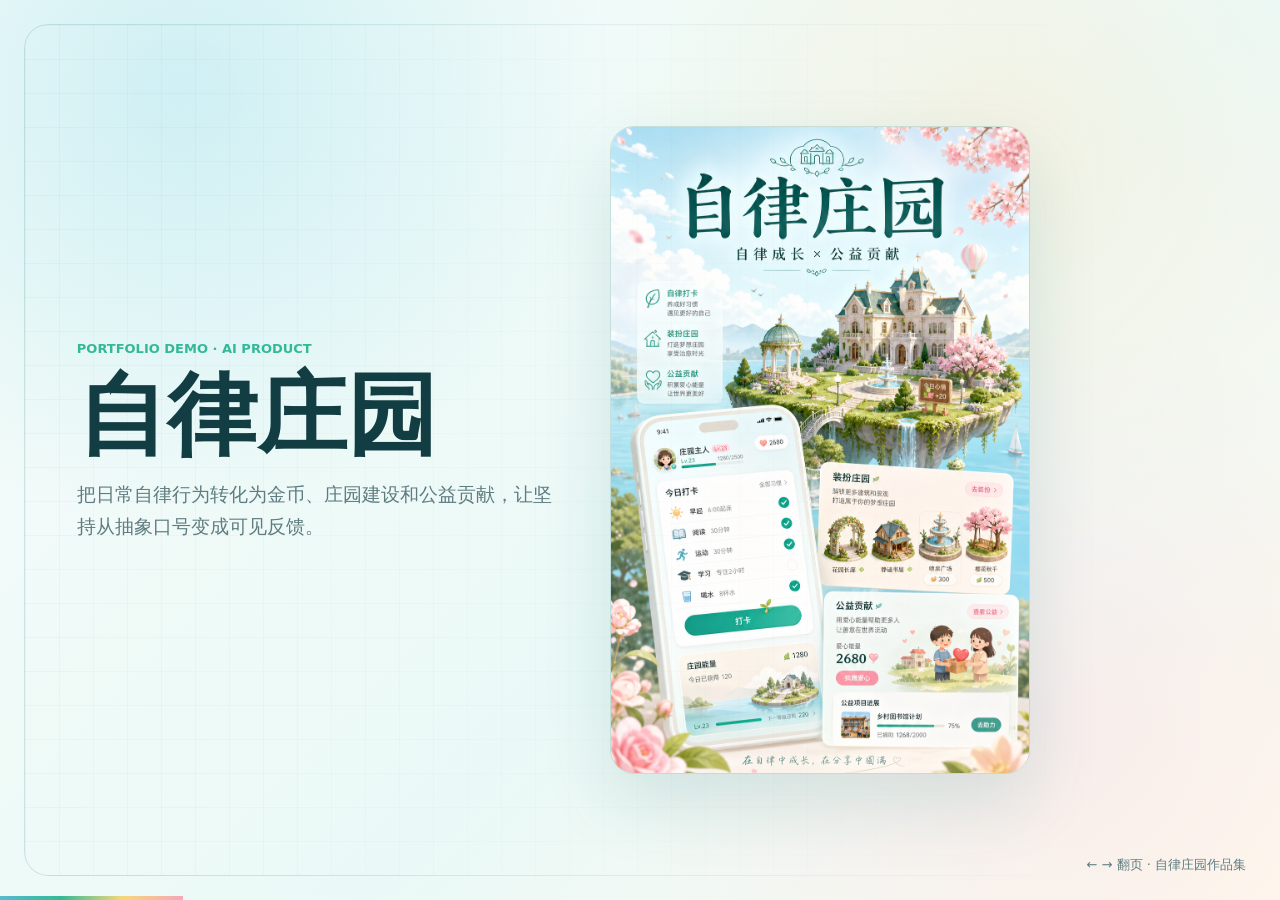
<file: demos/manor/slides/html-ppt/index.html>
<!doctype html>
<html lang="zh-CN">
  <head>
    <meta charset="utf-8">
    <meta name="viewport" content="width=device-width, initial-scale=1">
    <title>自律庄园 · 科技感作品集答辩</title>
    <style>
      :root {
        color-scheme: light;
        --bg: #f7fcf9;
        --panel: rgba(255, 255, 255, 0.76);
        --panel-strong: rgba(255, 255, 255, 0.92);
        --line: rgba(18, 108, 104, 0.16);
        --text: #123d43;
        --muted: #5f7c80;
        --cyan: #58b9cf;
        --mint: #34b996;
        --teal: #137d72;
        --warm: #ffe8c7;
        --blush: #f8cfda;
        --ink: #123d43;
      }

      * {
        box-sizing: border-box;
      }

      body {
        margin: 0;
        overflow: hidden;
        background:
          radial-gradient(circle at 14% 10%, rgba(155, 223, 238, 0.42), transparent 34vw),
          radial-gradient(circle at 82% 80%, rgba(248, 207, 218, 0.28), transparent 32vw),
          radial-gradient(circle at 78% 18%, rgba(255, 232, 199, 0.42), transparent 30vw),
          linear-gradient(135deg, #f7fcf9, #eaf9f7 58%, #fff8ee);
        color: var(--text);
        font-family: "Avenir Next", "PingFang SC", "Hiragino Sans GB", "Microsoft YaHei", ui-sans-serif, system-ui, sans-serif;
      }

      .deck {
        width: 100vw;
        height: 100vh;
      }

      .slide {
        position: absolute;
        inset: 0;
        display: none;
        grid-template-columns: 0.9fr 1.1fr;
        gap: 48px;
        align-items: center;
        padding: clamp(36px, 6vw, 86px);
      }

      .slide.is-active {
        display: grid;
      }

      .slide::before {
        position: absolute;
        inset: 24px;
        border: 1px solid var(--line);
        border-radius: 24px;
        background:
          linear-gradient(rgba(18, 108, 104, 0.035) 1px, transparent 1px),
          linear-gradient(90deg, rgba(18, 108, 104, 0.035) 1px, transparent 1px);
        background-size: 34px 34px;
        content: "";
        pointer-events: none;
        mask-image: linear-gradient(90deg, black, transparent 88%);
      }

      .kicker {
        margin: 0 0 12px;
        color: var(--mint);
        font-size: 13px;
        font-weight: 800;
        letter-spacing: 0;
        text-transform: uppercase;
      }

      h1,
      h2 {
        position: relative;
        margin: 0;
        line-height: 0.98;
        letter-spacing: 0;
      }

      h1 {
        max-width: 760px;
        font-size: clamp(56px, 7vw, 104px);
      }

      h2 {
        max-width: 760px;
        font-size: clamp(42px, 5.6vw, 82px);
      }

      p {
        position: relative;
        max-width: 660px;
        color: var(--muted);
        font-size: 19px;
        line-height: 1.68;
      }

      .panel,
      .metric,
      .flow-step {
        position: relative;
        border: 1px solid var(--line);
        border-radius: 18px;
        background: var(--panel);
        box-shadow: 0 24px 70px rgba(18, 108, 104, 0.1);
        backdrop-filter: blur(18px);
      }

      .panel {
        padding: 26px;
      }

      .poster {
        width: min(36vw, 420px);
        max-height: 72vh;
        object-fit: cover;
        border: 1px solid rgba(18, 108, 104, 0.18);
        border-radius: 24px;
        box-shadow: 0 28px 70px rgba(18, 108, 104, 0.14);
      }

      .metrics,
      .cards {
        position: relative;
        display: grid;
        grid-template-columns: repeat(2, minmax(0, 1fr));
        gap: 14px;
      }

      .metric {
        padding: 20px;
      }

      .metric b {
        display: block;
        color: var(--mint);
        font-size: 42px;
        line-height: 1;
      }

      .metric span,
      .flow-step span {
        color: var(--muted);
        font-size: 14px;
      }

      .flow {
        position: relative;
        display: grid;
        gap: 14px;
      }

      .flow-step {
        padding: 18px 20px;
      }

      .flow-step strong {
        display: block;
        margin-bottom: 6px;
        color: var(--text);
        font-size: 20px;
      }

      .device {
        position: relative;
        width: min(36vw, 440px);
        min-height: 600px;
        padding: 18px;
        border: 1px solid rgba(18, 108, 104, 0.18);
        border-radius: 38px;
        background: linear-gradient(180deg, rgba(255, 255, 255, 0.86), rgba(221, 246, 236, 0.42));
        box-shadow: 0 24px 70px rgba(18, 108, 104, 0.11);
      }

      .screen {
        height: 100%;
        min-height: 560px;
        border-radius: 26px;
        background:
          radial-gradient(circle at 54% 20%, rgba(248, 207, 218, 0.38), transparent 140px),
          radial-gradient(circle at 28% 14%, rgba(255, 232, 199, 0.52), transparent 160px),
          linear-gradient(180deg, #dff6fa 0 36%, #ddf6ec 36% 58%, #a9ddc7 58% 100%);
        color: var(--ink);
        padding: 22px;
      }

      .screen h3 {
        margin: 0 0 12px;
        font-size: 24px;
      }

      .mini-card {
        margin-top: 12px;
        padding: 14px;
        border-radius: 16px;
        background: rgba(255, 255, 255, 0.72);
      }

      .footer {
        position: fixed;
        right: 34px;
        bottom: 26px;
        z-index: 5;
        color: var(--muted);
        font-size: 13px;
      }

      .progress {
        position: fixed;
        left: 0;
        bottom: 0;
        z-index: 6;
        height: 4px;
        background: linear-gradient(90deg, var(--cyan), var(--mint), #f6d77a, #f4a7b9);
        transition: none;
      }

      @media (max-width: 860px) {
        body {
          overflow: auto;
        }

        .deck {
          height: auto;
        }

        .slide,
        .slide.is-active {
          position: relative;
          display: grid;
          min-height: 100vh;
          grid-template-columns: 1fr;
          padding: 42px 22px 74px;
        }

        .poster,
        .device {
          width: 100%;
        }
      }
    </style>
  </head>
  <body>
    <main class="deck" aria-label="自律庄园作品集答辩幻灯片">
      <section class="slide is-active">
        <div>
          <p class="kicker">Portfolio Demo · AI Product</p>
          <h1>自律庄园</h1>
          <p>把日常自律行为转化为金币、庄园建设和公益贡献，让坚持从抽象口号变成可见反馈。</p>
        </div>
        <img class="poster" src="../../assets/posters/self-manor-concept-poster.png" alt="自律庄园概念海报">
      </section>

      <section class="slide">
        <div>
          <p class="kicker">Problem</p>
          <h2>打卡工具的反馈太轻</h2>
          <p>用户完成习惯后只得到一个勾选状态，难以感知“今天的努力改变了什么”。项目用游戏化空间和公益能量补足持续行动的情绪回报。</p>
        </div>
        <div class="metrics">
          <div class="metric"><b>6</b><span>核心习惯入口</span></div>
          <div class="metric"><b>5</b><span>综合公益方向</span></div>
          <div class="metric"><b>3</b><span>房屋成长等级</span></div>
          <div class="metric"><b>1</b><span>可跑通 MVP 闭环</span></div>
        </div>
      </section>

      <section class="slide">
        <div>
          <p class="kicker">Product Loop</p>
          <h2>自律行为被设计成闭环</h2>
        </div>
        <div class="flow">
          <div class="flow-step"><strong>打卡</strong><span>完成健身、冥想、阅读、学习、早睡、日记。</span></div>
          <div class="flow-step"><strong>奖励</strong><span>获得金币、经验和公益能量，即时反馈行动价值。</span></div>
          <div class="flow-step"><strong>建设</strong><span>购买装饰、拖动摆放、点击房门进出小屋。</span></div>
          <div class="flow-step"><strong>贡献</strong><span>把公益能量投入动物救助、助学、灾区援助、环保、医疗援助。</span></div>
        </div>
      </section>

      <section class="slide">
        <div>
          <p class="kicker">MVP</p>
          <h2>首屏就是可交互产品</h2>
          <p>作品集没有停留在 PRD，而是把核心路径做成可体验网页：面试官打开链接后，可以直接点击、打卡、买物品、拖动布置和进出小屋。</p>
        </div>
        <div class="device">
          <div class="screen">
            <h3>今日打卡 0/6</h3>
            <div class="mini-card">金币、等级、房屋、经验、公益能量同步变化</div>
            <div class="mini-card">点击房门进入小屋，点击室内门回到庭院</div>
            <div class="mini-card">已购买物品可拖动，位置保存在本地</div>
          </div>
        </div>
      </section>

      <section class="slide">
        <div>
          <p class="kicker">Validation</p>
          <h2>数据闭环回答项目深度</h2>
          <p>作品集内置新手引导、行为指标和迭代记录，用来说明后续如何验证激励机制、留存、公益转化和用户路径完成率。</p>
        </div>
        <div class="cards">
          <div class="panel">核心路径完成率</div>
          <div class="panel">打卡次数</div>
          <div class="panel">公益投入</div>
          <div class="panel">摆放保存</div>
        </div>
      </section>

      <section class="slide">
        <div>
          <p class="kicker">Public Benefit</p>
          <h2>公益机制先模拟，落地再合规</h2>
          <p>当前版本用公益能量模拟真实捐赠路径。真实落地阶段可接入合规公益机构、品牌配捐、公开凭证和用户可追踪的公益反馈。</p>
        </div>
        <div class="flow">
          <div class="flow-step"><strong>用户行动</strong><span>完成自律任务，产生公益能量。</span></div>
          <div class="flow-step"><strong>方向选择</strong><span>用户选择综合公益项目池中的支持方向。</span></div>
          <div class="flow-step"><strong>公开凭证</strong><span>后续接入合规机构与配捐记录，形成可信闭环。</span></div>
        </div>
      </section>

      <section class="slide">
        <div>
          <p class="kicker">Interview Story</p>
          <h2>这个项目证明什么</h2>
          <p>它证明我能从用户痛点出发，设计核心闭环，做出可交互 MVP，并用数据口径和迭代记录解释产品效果。</p>
        </div>
        <div class="panel">
          <p>下一步：接入真实用户测试，记录 7 日留存、公益能量使用率、装饰购买率和房屋升级率，把作品从 demo 推到验证型项目。</p>
        </div>
      </section>
    </main>
    <div class="footer">← → 翻页 · 自律庄园作品集</div>
    <div class="progress" id="progress"></div>
    <script>
      const slides = [...document.querySelectorAll(".slide")];
      const progress = document.querySelector("#progress");
      let index = 0;
      function show(next) {
        index = Math.max(0, Math.min(slides.length - 1, next));
        slides.forEach((slide, i) => slide.classList.toggle("is-active", i === index));
        progress.style.width = `${((index + 1) / slides.length) * 100}%`;
      }
      window.addEventListener("keydown", (event) => {
        if (["ArrowRight", " ", "PageDown"].includes(event.key)) show(index + 1);
        if (["ArrowLeft", "PageUp"].includes(event.key)) show(index - 1);
      });
      show(0);
    </script>
  </body>
</html>
</file>
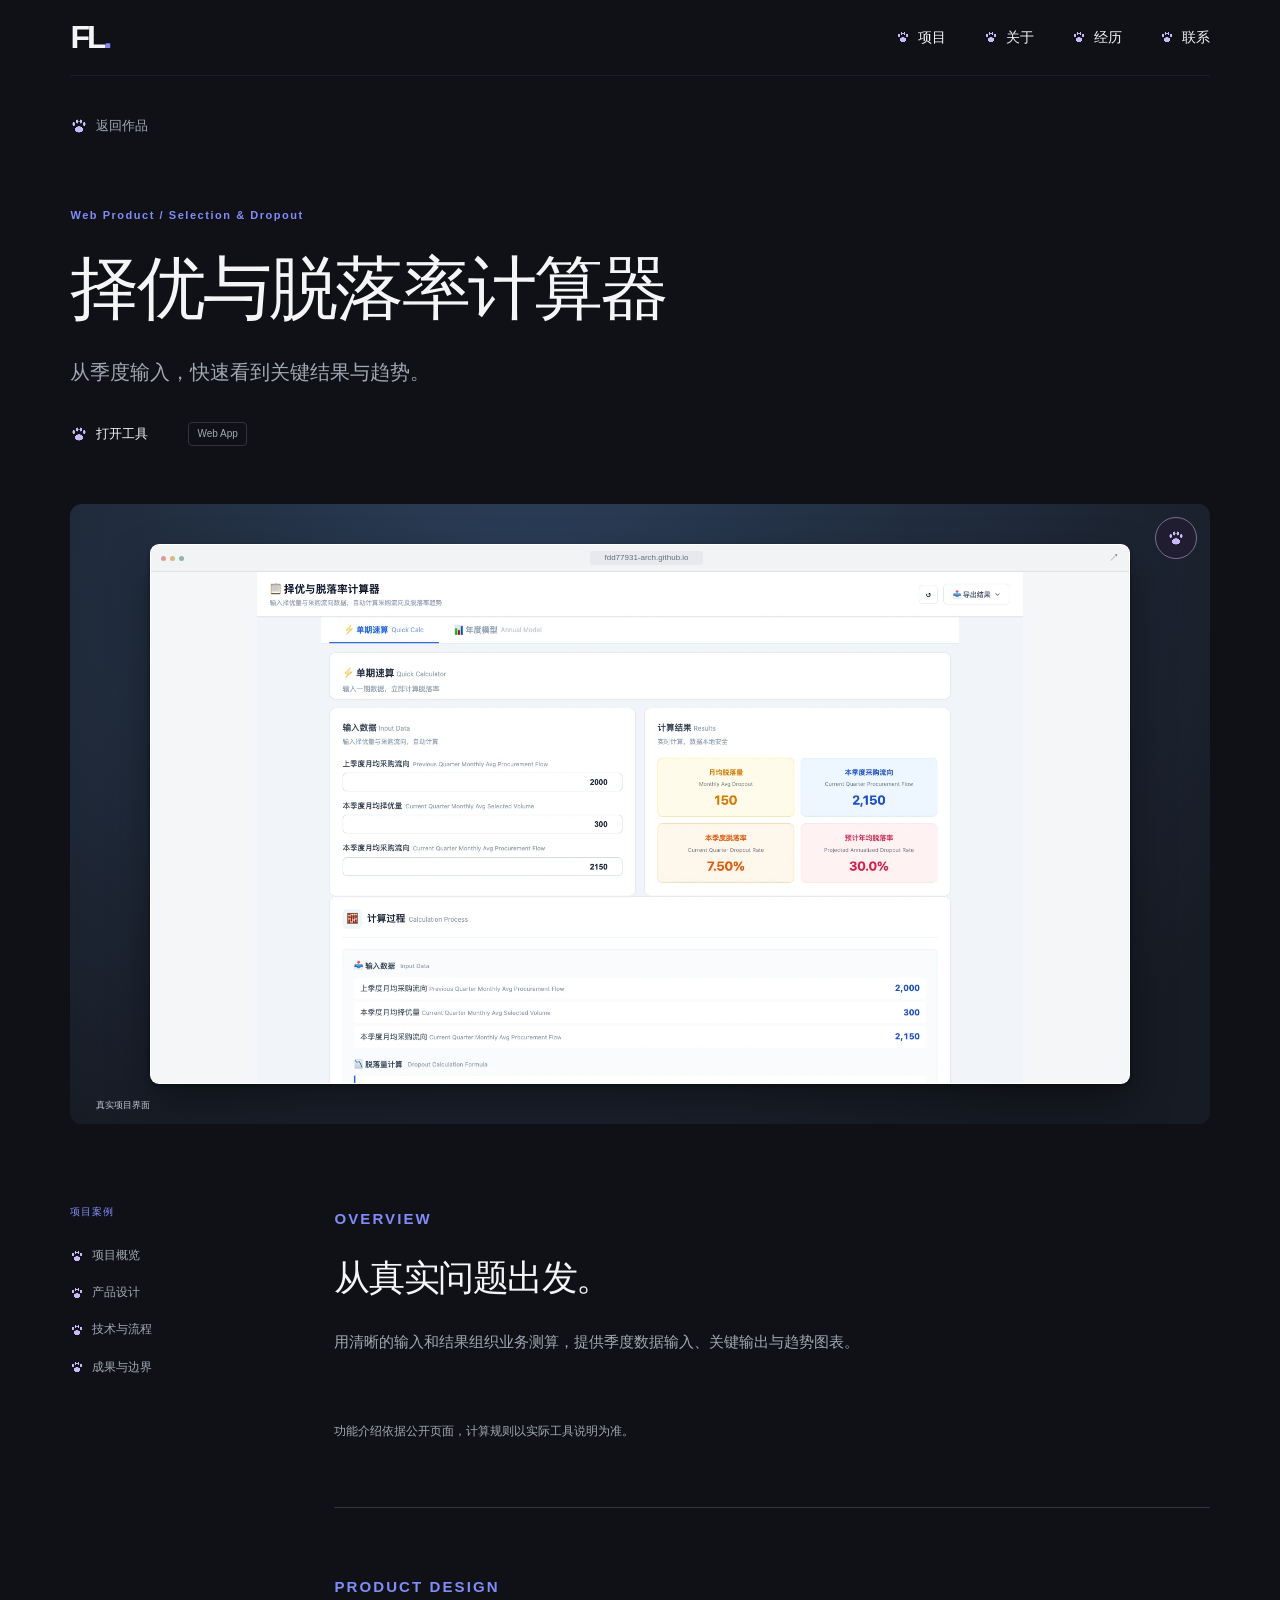
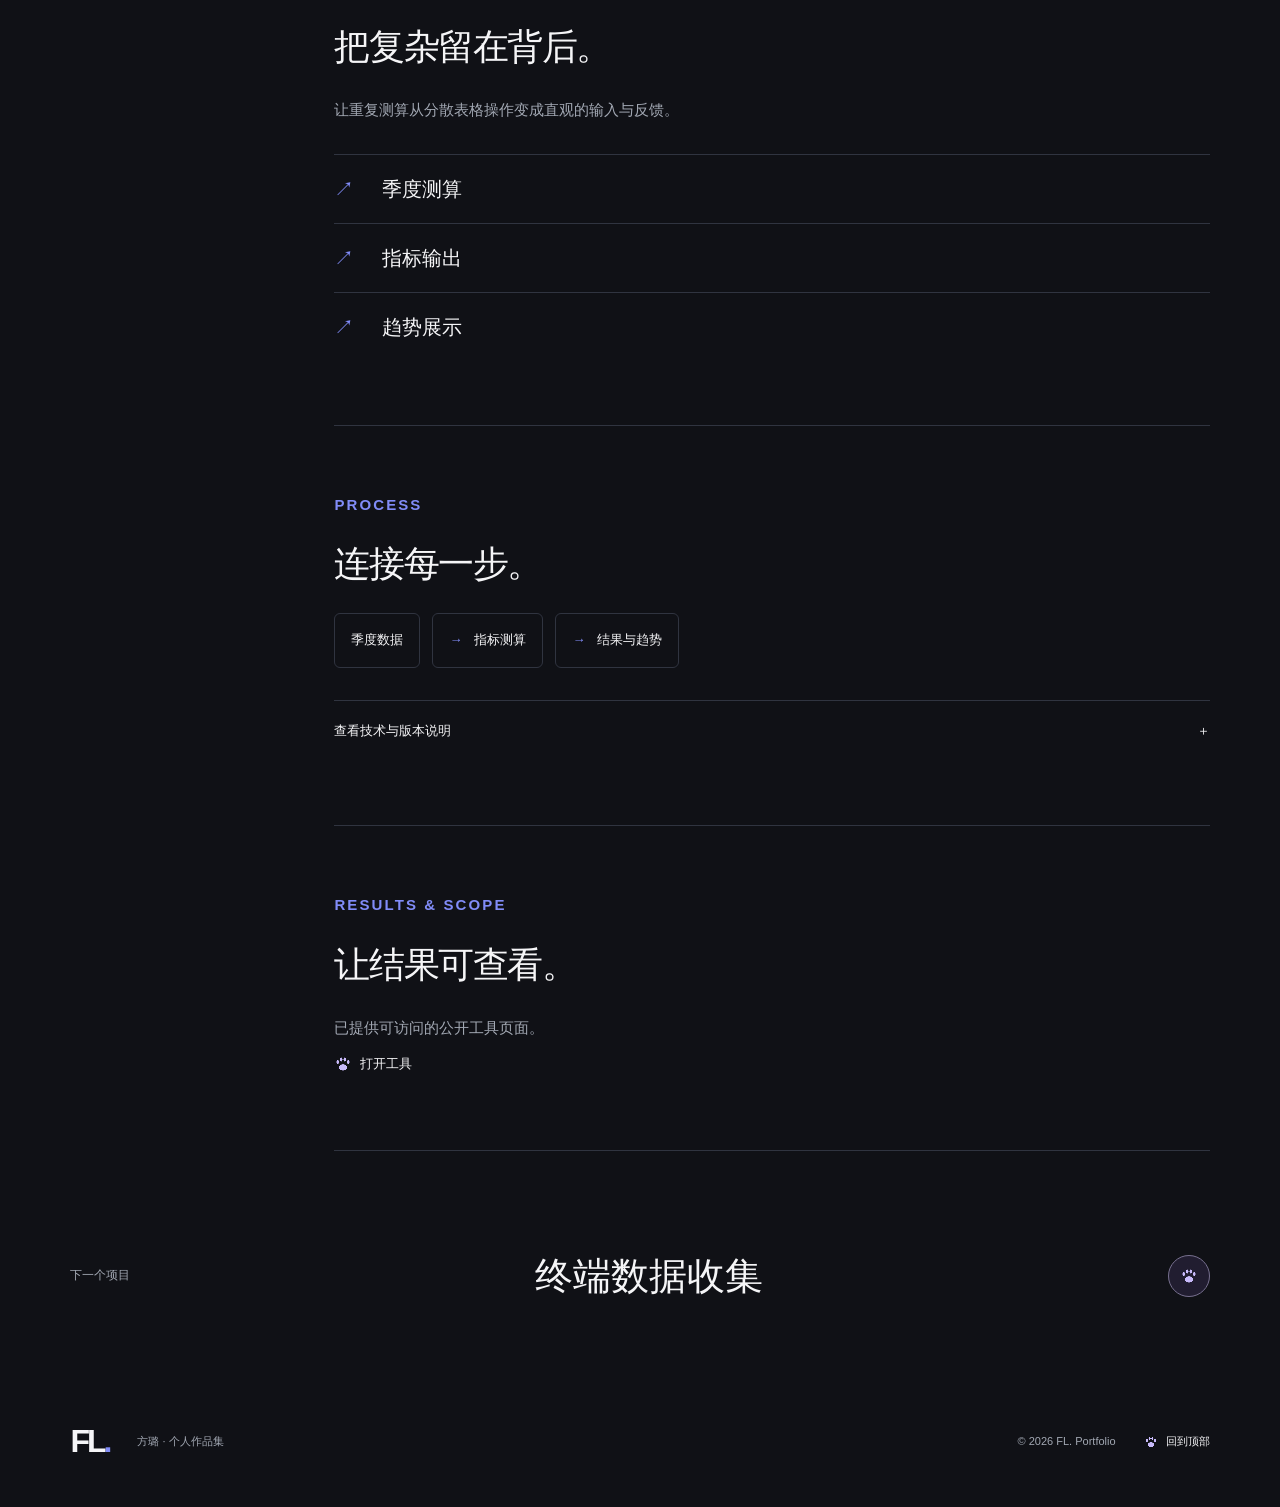
<file: calculator.html>
<!doctype html><html lang="zh-CN"><head><meta charset="utf-8"><meta name="viewport" content="width=device-width,initial-scale=1"><meta name="theme-color" content="#101116"><meta name="description" content="从季度输入，快速看到关键结果与趋势。"><meta property="og:title" content="择优与脱落率计算器 — FL. Portfolio"><meta property="og:description" content="从季度输入，快速看到关键结果与趋势。"><title>择优与脱落率计算器 — FL. Portfolio</title><link rel="icon" href="assets/favicon.svg" type="image/svg+xml"><link rel="stylesheet" href="style.css"><script defer src="app.js"></script></head><body><a class="skip" href="#main">跳到主要内容</a><header class="nav"><a class="logo" href="index.html" aria-label="FL 首页">FL<span>.</span></a><nav aria-label="主导航"><a class="paw-link" href="index.html#works"><span class="paw-icon" aria-hidden="true"></span>项目</a><a class="paw-link" href="index.html#about"><span class="paw-icon" aria-hidden="true"></span>关于</a><a class="paw-link" href="index.html#experience"><span class="paw-icon" aria-hidden="true"></span>经历</a><a class="paw-link" href="index.html#contact"><span class="paw-icon" aria-hidden="true"></span>联系</a></nav><button class="menu" aria-label="展开导航" aria-expanded="false">菜单</button></header><main id="main" class="case-page"><a class="back paw-link" href="index.html#works" id="top"><span class="paw-icon" aria-hidden="true"></span>返回作品</a><div class="case-title"><p class="eyebrow">Web Product / Selection & Dropout</p><h1>择优与脱落率计算器</h1><p>从季度输入，快速看到关键结果与趋势。</p><div class="case-actions"><a class="demo paw-link" href="https://fdd77931-arch.github.io/dropout--calculator/" target="_blank" rel="noopener noreferrer"><span class="paw-icon" aria-hidden="true"></span>打开工具</a><div class="tags"><span>Web App</span></div></div></div><a class="case-cover case-cover-link blue" href="https://fdd77931-arch.github.io/dropout--calculator/" target="_blank" rel="noopener noreferrer" aria-label="打开择优与脱落率计算器演示"><div class="window-stage blue"><div class="browser-window"><div class="window-toolbar"><span class="window-dots"><i></i><i></i><i></i></span><span class="window-address">fdd77931-arch.github.io</span><span class="window-icon">↗</span></div><img src="assets/calculator-screen.webp" alt="择优与脱落率计算器真实界面截图" loading="lazy"></div><span class="window-caption">真实项目界面</span><span class="window-open">点击体验</span></div><span class="paw-badge cover-paw" aria-hidden="true"><span class="paw-icon" aria-hidden="true"></span></span></a><div class="case-body"><aside><p>项目案例</p><a class="paw-link" href="#overview"><span class="paw-icon" aria-hidden="true"></span>项目概览</a><a class="paw-link" href="#design"><span class="paw-icon" aria-hidden="true"></span>产品设计</a><a class="paw-link" href="#architecture"><span class="paw-icon" aria-hidden="true"></span>技术与流程</a><a class="paw-link" href="#results"><span class="paw-icon" aria-hidden="true"></span>成果与边界</a></aside><div><section id="overview"><p class="eyebrow">OVERVIEW</p><h2>从真实问题出发。</h2><p>用清晰的输入和结果组织业务测算，提供季度数据输入、关键输出与趋势图表。</p><div class="metrics"></div><p class="scope">功能介绍依据公开页面，计算规则以实际工具说明为准。</p></section><section id="design"><p class="eyebrow">PRODUCT DESIGN</p><h2>把复杂留在背后。</h2><p>让重复测算从分散表格操作变成直观的输入与反馈。</p><ul class="feature-list"><li><span>↗</span>季度测算</li><li><span>↗</span>指标输出</li><li><span>↗</span>趋势展示</li></ul></section><section id="architecture"><p class="eyebrow">PROCESS</p><h2>连接每一步。</h2><ol class="flow"><li>季度数据</li><li>指标测算</li><li>结果与趋势</li></ol><details><summary>查看技术与版本说明 <span>＋</span></summary><p>功能介绍依据公开页面，计算规则以实际工具说明为准。</p><p>相关技术：Web App。流程图为项目组织方式的概括，具体实现与运行要求以项目文档为准。</p></details></section><section id="results"><p class="eyebrow">RESULTS & SCOPE</p><h2>让结果可查看。</h2><p>已提供可访问的公开工具页面。</p><a class="demo paw-link" href="https://fdd77931-arch.github.io/dropout--calculator/" target="_blank" rel="noopener noreferrer"><span class="paw-icon" aria-hidden="true"></span>打开工具</a></section></div></div><a class="next-project" href="terminal.html"><span class="next-label">下一个项目</span><strong>终端数据收集</strong><span class="paw-badge" aria-hidden="true"><span class="paw-icon" aria-hidden="true"></span></span></a></main><footer><a class="logo" href="index.html">FL<span>.</span></a><p>方璐 · 个人作品集</p><span>© 2026 FL. Portfolio</span><a class="footer-top paw-link" href="#top"><span class="paw-icon" aria-hidden="true"></span>回到顶部</a></footer></body></html>
</file>
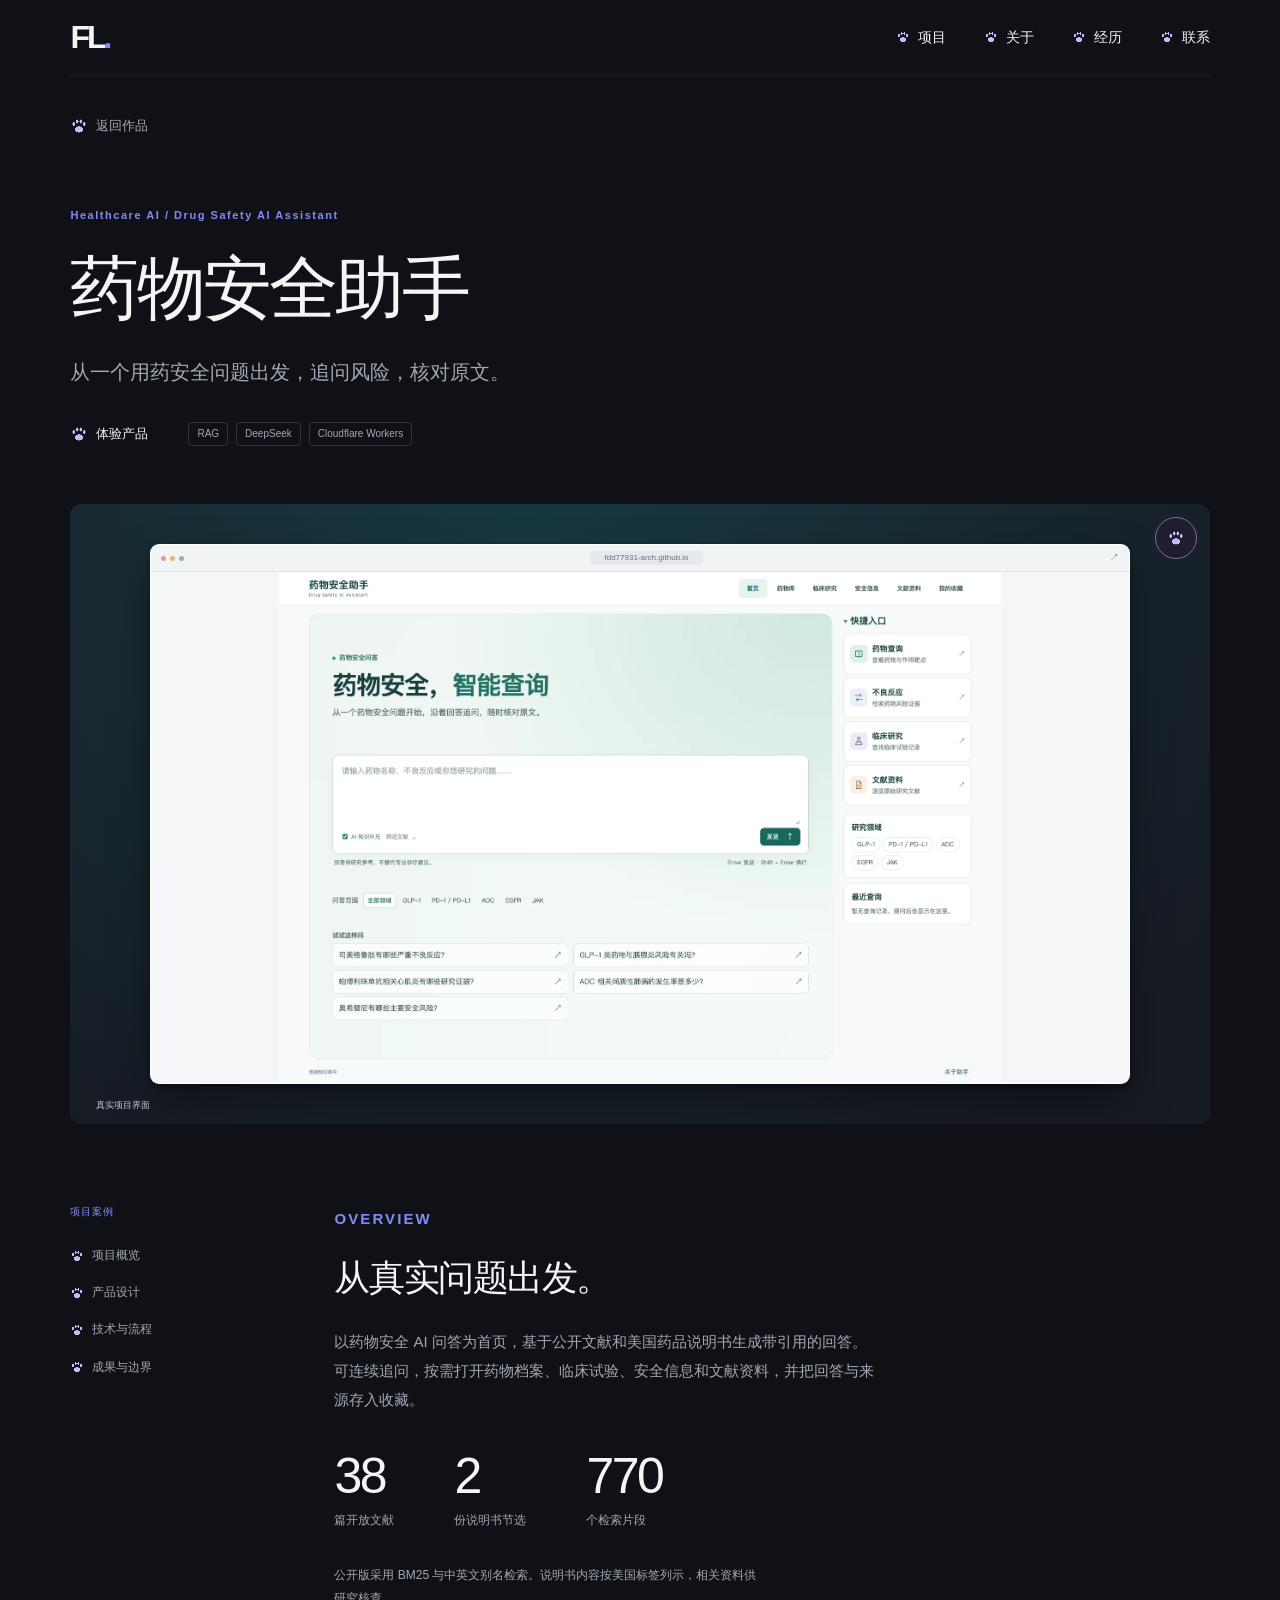
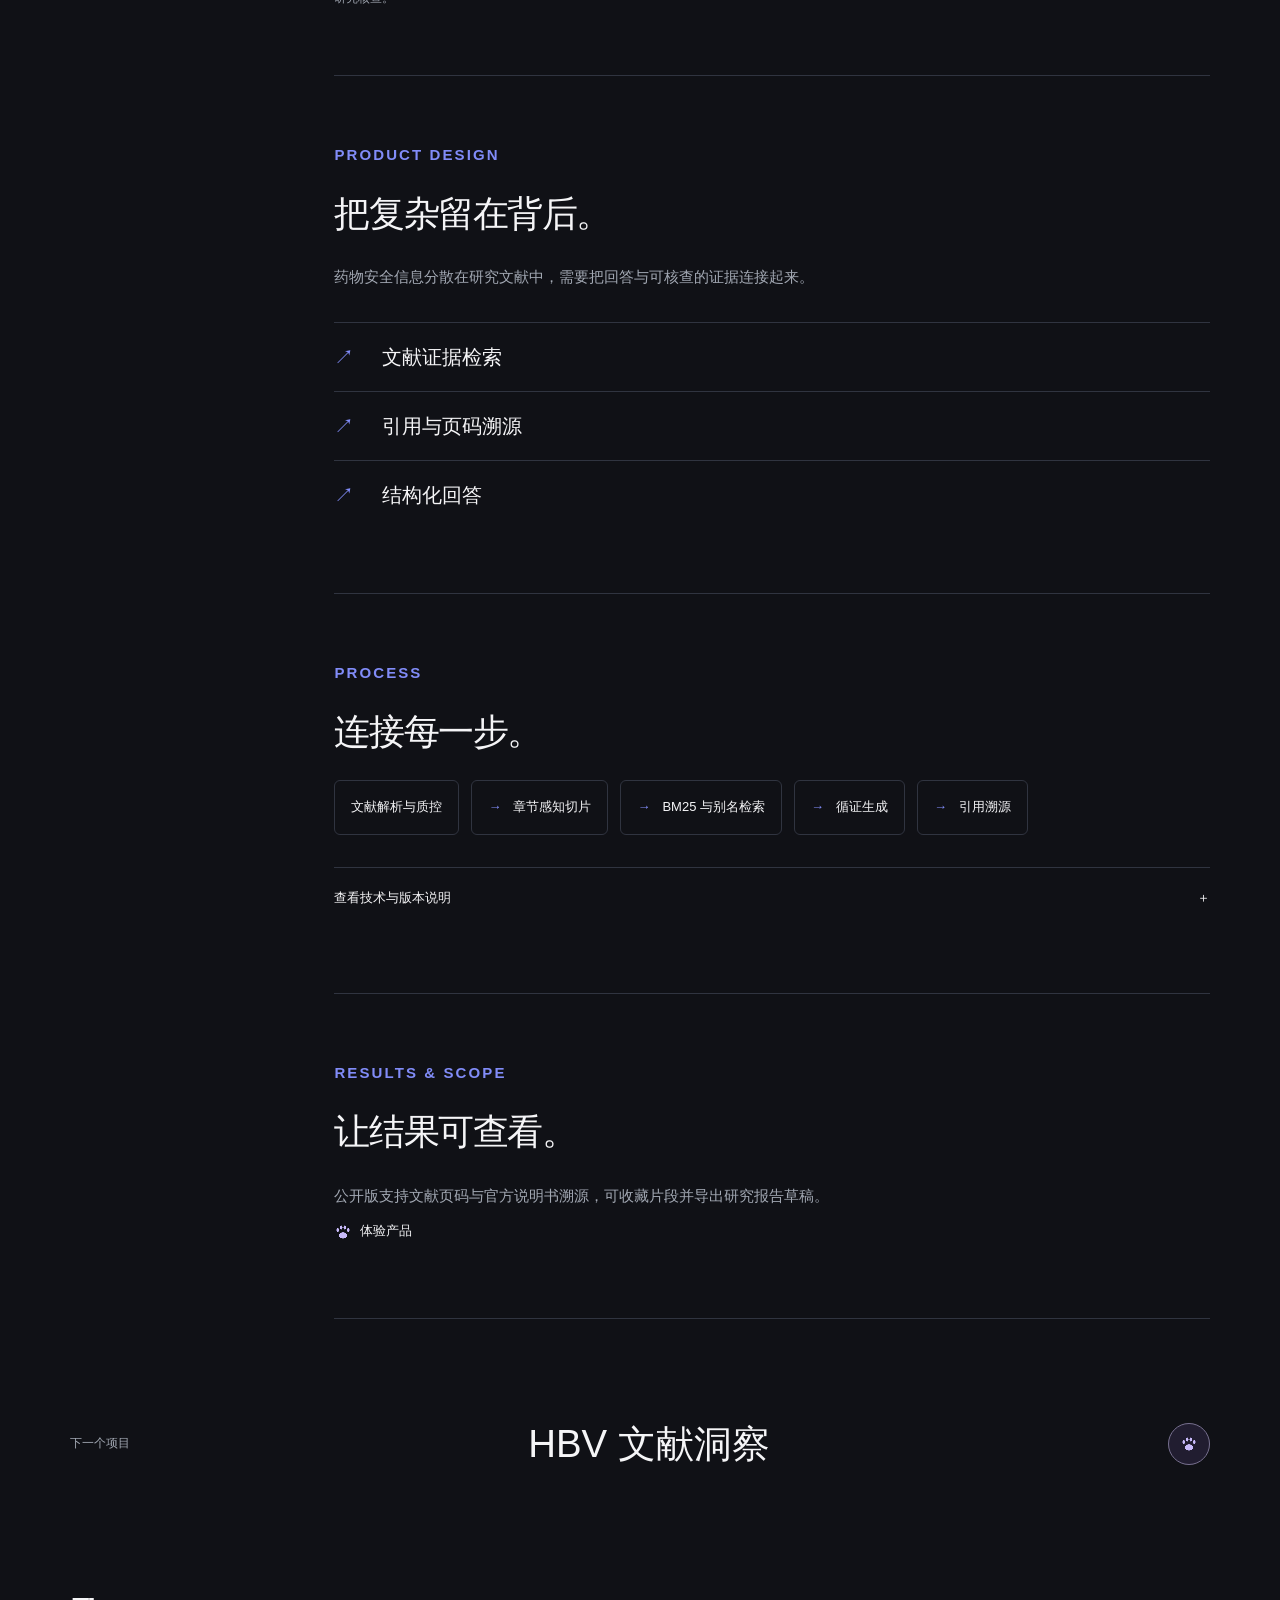
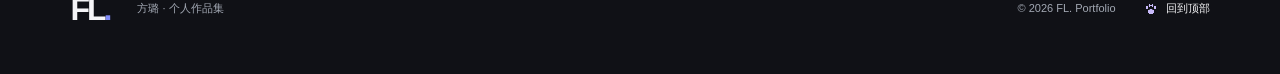
<file: drug-safety.html>
<!doctype html><html lang="zh-CN"><head><meta charset="utf-8"><meta name="viewport" content="width=device-width,initial-scale=1"><meta name="theme-color" content="#101116"><meta name="description" content="从一个用药安全问题出发，追问风险，核对原文。"><meta property="og:title" content="药物安全助手 — FL. Portfolio"><meta property="og:description" content="从一个用药安全问题出发，追问风险，核对原文。"><title>药物安全助手 — FL. Portfolio</title><link rel="icon" href="assets/favicon.svg" type="image/svg+xml"><link rel="stylesheet" href="style.css"><script defer src="app.js"></script></head><body><a class="skip" href="#main">跳到主要内容</a><header class="nav"><a class="logo" href="index.html" aria-label="FL 首页">FL<span>.</span></a><nav aria-label="主导航"><a class="paw-link" href="index.html#works"><span class="paw-icon" aria-hidden="true"></span>项目</a><a class="paw-link" href="index.html#about"><span class="paw-icon" aria-hidden="true"></span>关于</a><a class="paw-link" href="index.html#experience"><span class="paw-icon" aria-hidden="true"></span>经历</a><a class="paw-link" href="index.html#contact"><span class="paw-icon" aria-hidden="true"></span>联系</a></nav><button class="menu" aria-label="展开导航" aria-expanded="false">菜单</button></header><main id="main" class="case-page"><a class="back paw-link" href="index.html#works" id="top"><span class="paw-icon" aria-hidden="true"></span>返回作品</a><div class="case-title"><p class="eyebrow">Healthcare AI / Drug Safety AI Assistant</p><h1>药物安全助手</h1><p>从一个用药安全问题出发，追问风险，核对原文。</p><div class="case-actions"><a class="demo paw-link" href="https://fdd77931-arch.github.io/drug-safety-assistant/" target="_blank" rel="noopener noreferrer"><span class="paw-icon" aria-hidden="true"></span>体验产品</a><div class="tags"><span>RAG</span><span>DeepSeek</span><span>Cloudflare Workers</span></div></div></div><a class="case-cover case-cover-link cyan" href="https://fdd77931-arch.github.io/drug-safety-assistant/" target="_blank" rel="noopener noreferrer" aria-label="打开药物安全助手演示"><div class="window-stage cyan"><div class="browser-window"><div class="window-toolbar"><span class="window-dots"><i></i><i></i><i></i></span><span class="window-address">fdd77931-arch.github.io</span><span class="window-icon">↗</span></div><img src="assets/drug-safety-aligned.webp" alt="药物安全助手真实界面截图" loading="lazy"></div><span class="window-caption">真实项目界面</span><span class="window-open">点击体验</span></div><span class="paw-badge cover-paw" aria-hidden="true"><span class="paw-icon" aria-hidden="true"></span></span></a><div class="case-body"><aside><p>项目案例</p><a class="paw-link" href="#overview"><span class="paw-icon" aria-hidden="true"></span>项目概览</a><a class="paw-link" href="#design"><span class="paw-icon" aria-hidden="true"></span>产品设计</a><a class="paw-link" href="#architecture"><span class="paw-icon" aria-hidden="true"></span>技术与流程</a><a class="paw-link" href="#results"><span class="paw-icon" aria-hidden="true"></span>成果与边界</a></aside><div><section id="overview"><p class="eyebrow">OVERVIEW</p><h2>从真实问题出发。</h2><p>以药物安全 AI 问答为首页，基于公开文献和美国药品说明书生成带引用的回答。可连续追问，按需打开药物档案、临床试验、安全信息和文献资料，并把回答与来源存入收藏。</p><div class="metrics"><div><strong>38</strong><span>篇开放文献</span></div><div><strong>2</strong><span>份说明书节选</span></div><div><strong>770</strong><span>个检索片段</span></div></div><p class="scope">公开版采用 BM25 与中英文别名检索。说明书内容按美国标签列示，相关资料供研究核查。</p></section><section id="design"><p class="eyebrow">PRODUCT DESIGN</p><h2>把复杂留在背后。</h2><p>药物安全信息分散在研究文献中，需要把回答与可核查的证据连接起来。</p><ul class="feature-list"><li><span>↗</span>文献证据检索</li><li><span>↗</span>引用与页码溯源</li><li><span>↗</span>结构化回答</li></ul></section><section id="architecture"><p class="eyebrow">PROCESS</p><h2>连接每一步。</h2><ol class="flow"><li>文献解析与质控</li><li>章节感知切片</li><li>BM25 与别名检索</li><li>循证生成</li><li>引用溯源</li></ol><details><summary>查看技术与版本说明 <span>＋</span></summary><p>公开版采用 BM25 与中英文别名检索。说明书内容按美国标签列示，相关资料供研究核查。</p><p>相关技术：RAG · DeepSeek · Cloudflare Workers。流程图为项目组织方式的概括，具体实现与运行要求以项目文档为准。</p></details></section><section id="results"><p class="eyebrow">RESULTS & SCOPE</p><h2>让结果可查看。</h2><p>公开版支持文献页码与官方说明书溯源，可收藏片段并导出研究报告草稿。</p><a class="demo paw-link" href="https://fdd77931-arch.github.io/drug-safety-assistant/" target="_blank" rel="noopener noreferrer"><span class="paw-icon" aria-hidden="true"></span>体验产品</a></section></div></div><a class="next-project" href="hbv-insights.html"><span class="next-label">下一个项目</span><strong>HBV 文献洞察</strong><span class="paw-badge" aria-hidden="true"><span class="paw-icon" aria-hidden="true"></span></span></a></main><footer><a class="logo" href="index.html">FL<span>.</span></a><p>方璐 · 个人作品集</p><span>© 2026 FL. Portfolio</span><a class="footer-top paw-link" href="#top"><span class="paw-icon" aria-hidden="true"></span>回到顶部</a></footer></body></html>
</file>
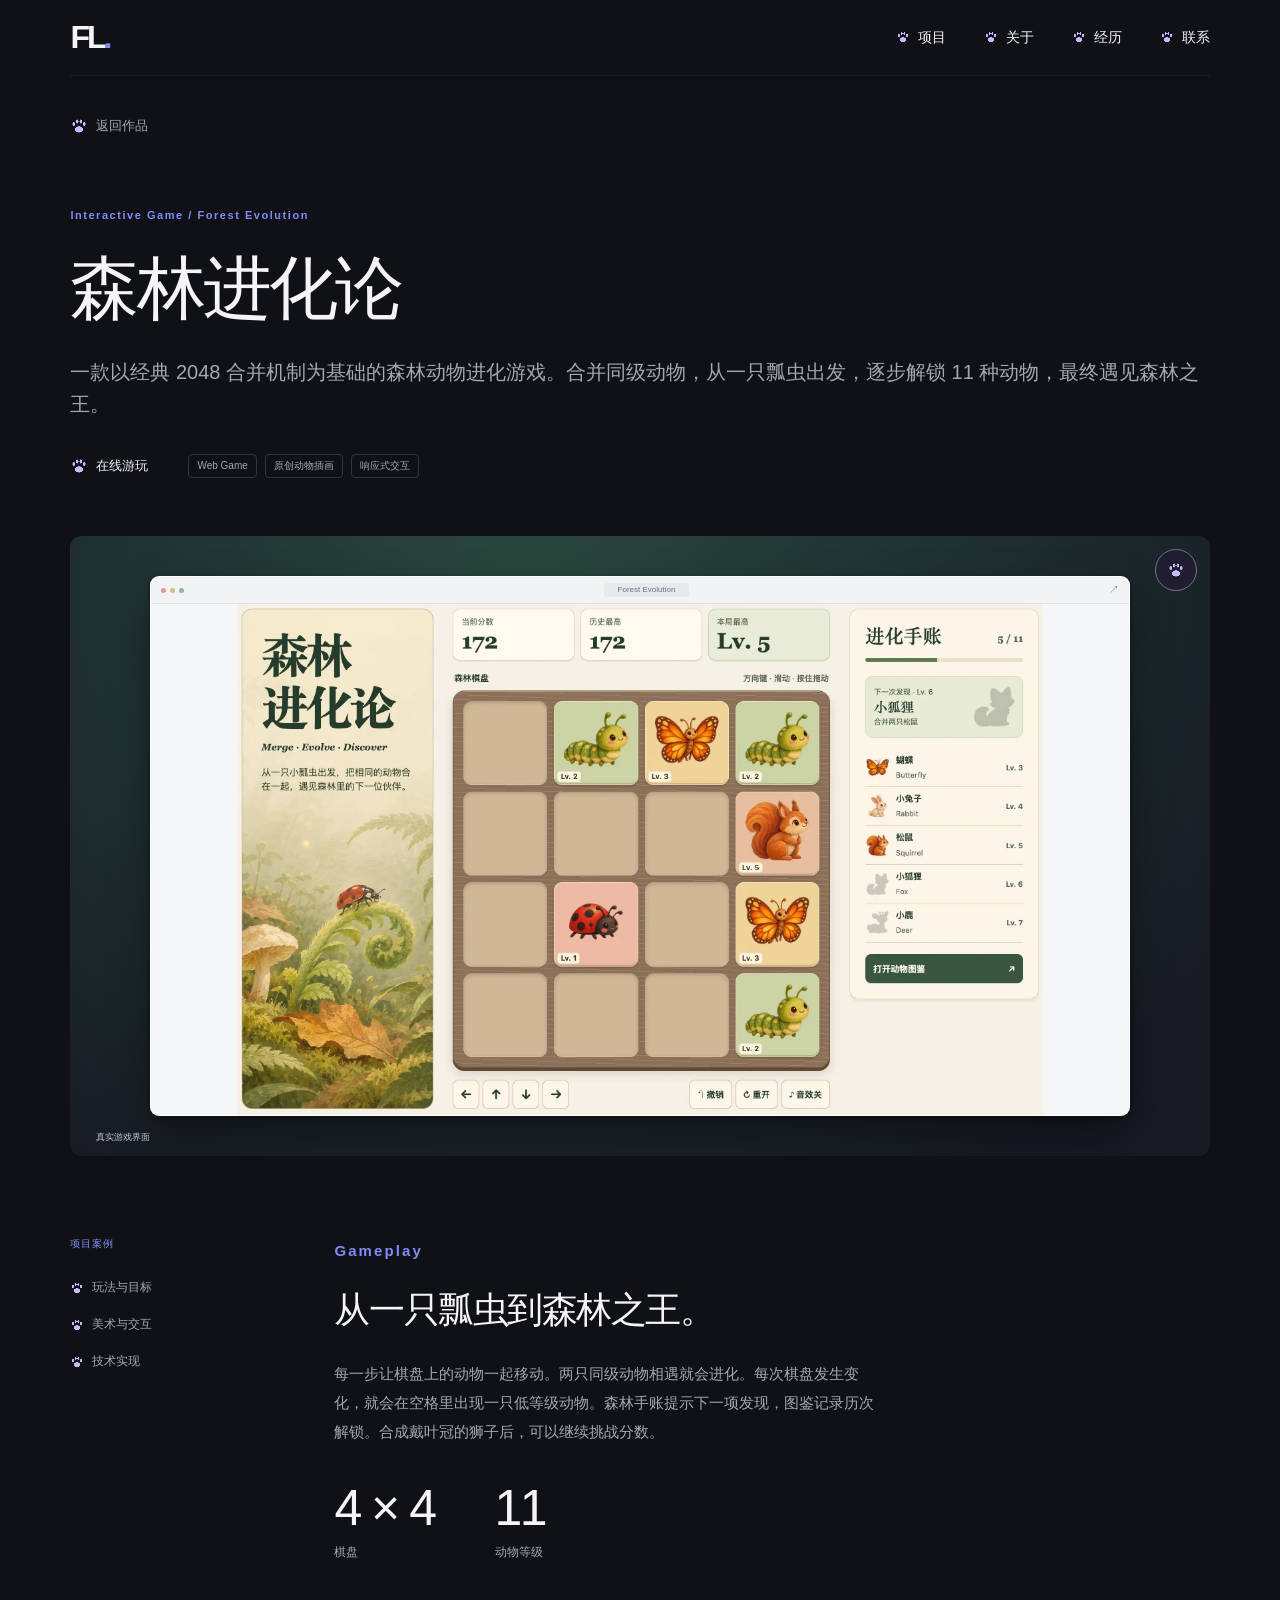
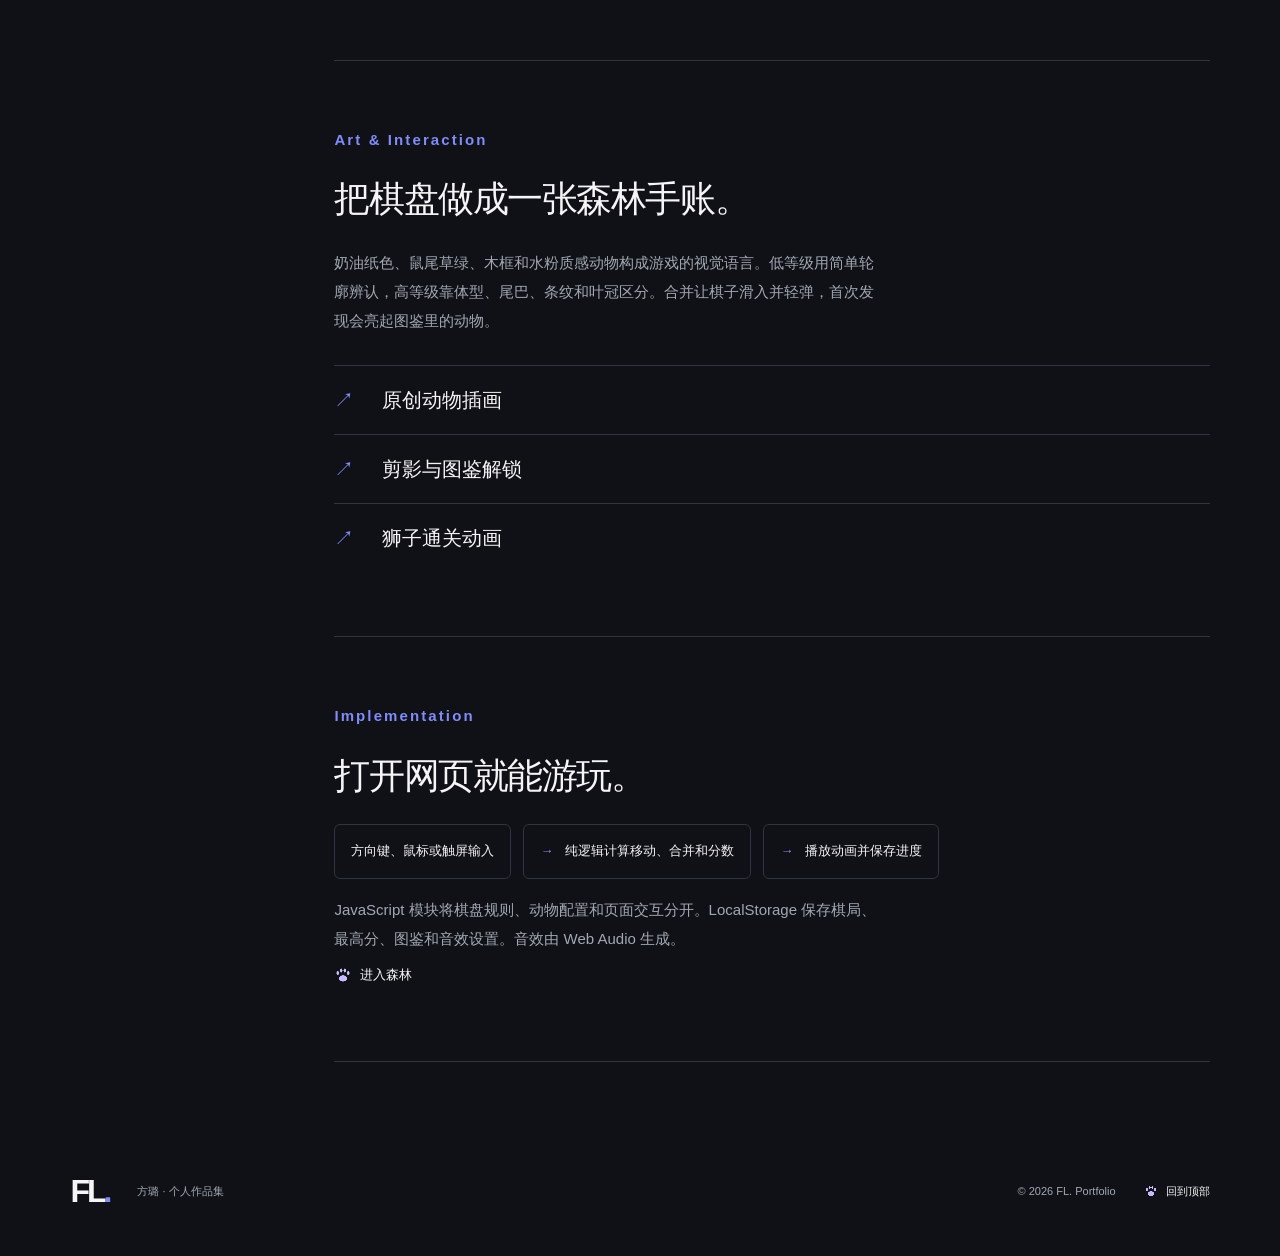
<file: forest-evolution.html>
<!doctype html>
<html lang="zh-CN">
<head>
  <meta charset="utf-8">
  <meta name="viewport" content="width=device-width,initial-scale=1">
  <meta name="theme-color" content="#101116">
  <meta name="description" content="森林进化论是一款森林动物合并游戏。从瓢虫开始，解锁 11 种动物，合成森林之王。">
  <meta property="og:title" content="森林进化论 · Forest Evolution — FL. Portfolio">
  <meta property="og:image" content="assets/forest-evolution-live.webp">
  <title>森林进化论 · Forest Evolution — FL. Portfolio</title>
  <link rel="icon" href="assets/favicon.svg" type="image/svg+xml">
  <link rel="stylesheet" href="style.css">
  <script defer src="app.js"></script>
</head>
<body>
<a class="skip" href="#main">跳到主要内容</a>
<header class="nav">
  <a class="logo" href="index.html" aria-label="FL 首页">FL<span>.</span></a>
  <nav aria-label="主导航">
    <a class="paw-link" href="index.html#works"><span class="paw-icon" aria-hidden="true"></span>项目</a>
    <a class="paw-link" href="index.html#about"><span class="paw-icon" aria-hidden="true"></span>关于</a>
    <a class="paw-link" href="index.html#experience"><span class="paw-icon" aria-hidden="true"></span>经历</a>
    <a class="paw-link" href="index.html#contact"><span class="paw-icon" aria-hidden="true"></span>联系</a>
  </nav>
  <button class="menu" aria-label="展开导航" aria-expanded="false">菜单</button>
</header>
<main id="main" class="case-page">
  <a class="back paw-link" href="index.html#works" id="top"><span class="paw-icon" aria-hidden="true"></span>返回作品</a>
  <div class="case-title">
    <p class="eyebrow">Interactive Game / Forest Evolution</p>
    <h1>森林进化论</h1>
    <p>一款以经典 2048 合并机制为基础的森林动物进化游戏。合并同级动物，从一只瓢虫出发，逐步解锁 11 种动物，最终遇见森林之王。</p>
    <div class="case-actions">
      <a class="demo paw-link" href="demos/forest-evolution/" target="_blank" rel="noopener noreferrer"><span class="paw-icon" aria-hidden="true"></span>在线游玩</a>
      <div class="tags"><span>Web Game</span><span>原创动物插画</span><span>响应式交互</span></div>
    </div>
  </div>
  <a class="case-cover case-cover-link mint" href="demos/forest-evolution/" target="_blank" rel="noopener noreferrer" aria-label="打开森林进化论游戏">
    <div class="window-stage mint">
      <div class="browser-window">
        <div class="window-toolbar"><span class="window-dots"><i></i><i></i><i></i></span><span class="window-address">Forest Evolution</span><span class="window-icon">↗</span></div>
        <img src="assets/forest-evolution-live.webp" alt="森林进化论实机截图，棋盘已解锁蝴蝶和松鼠">
      </div>
      <span class="window-caption">真实游戏界面</span><span class="window-open">点击游玩</span>
    </div>
    <span class="paw-badge cover-paw" aria-hidden="true"><span class="paw-icon" aria-hidden="true"></span></span>
  </a>
  <div class="case-body">
    <aside>
      <p>项目案例</p>
      <a class="paw-link" href="#overview"><span class="paw-icon" aria-hidden="true"></span>玩法与目标</a>
      <a class="paw-link" href="#design"><span class="paw-icon" aria-hidden="true"></span>美术与交互</a>
      <a class="paw-link" href="#architecture"><span class="paw-icon" aria-hidden="true"></span>技术实现</a>
    </aside>
    <div>
      <section id="overview">
        <p class="eyebrow">Gameplay</p>
        <h2>从一只瓢虫到森林之王。</h2>
        <p>每一步让棋盘上的动物一起移动。两只同级动物相遇就会进化。每次棋盘发生变化，就会在空格里出现一只低等级动物。森林手账提示下一项发现，图鉴记录历次解锁。合成戴叶冠的狮子后，可以继续挑战分数。</p>
        <div class="metrics"><div><strong>4 × 4</strong><span>棋盘</span></div><div><strong>11</strong><span>动物等级</span></div></div>
      </section>
      <section id="design">
        <p class="eyebrow">Art &amp; Interaction</p>
        <h2>把棋盘做成一张森林手账。</h2>
        <p>奶油纸色、鼠尾草绿、木框和水粉质感动物构成游戏的视觉语言。低等级用简单轮廓辨认，高等级靠体型、尾巴、条纹和叶冠区分。合并让棋子滑入并轻弹，首次发现会亮起图鉴里的动物。</p>
        <ul class="feature-list"><li><span>↗</span>原创动物插画</li><li><span>↗</span>剪影与图鉴解锁</li><li><span>↗</span>狮子通关动画</li></ul>
      </section>
      <section id="architecture">
        <p class="eyebrow">Implementation</p>
        <h2>打开网页就能游玩。</h2>
        <ol class="flow"><li>方向键、鼠标或触屏输入</li><li>纯逻辑计算移动、合并和分数</li><li>播放动画并保存进度</li></ol>
        <p>JavaScript 模块将棋盘规则、动物配置和页面交互分开。LocalStorage 保存棋局、最高分、图鉴和音效设置。音效由 Web Audio 生成。</p>
        <a class="demo paw-link" href="demos/forest-evolution/" target="_blank" rel="noopener noreferrer"><span class="paw-icon" aria-hidden="true"></span>进入森林</a>
      </section>
    </div>
  </div>
</main>
<footer>
  <a class="logo" href="index.html">FL<span>.</span></a><p>方璐 · 个人作品集</p><span>© 2026 FL. Portfolio</span>
  <a class="footer-top paw-link" href="#top"><span class="paw-icon" aria-hidden="true"></span>回到顶部</a>
</footer>
</body>
</html>
</file>
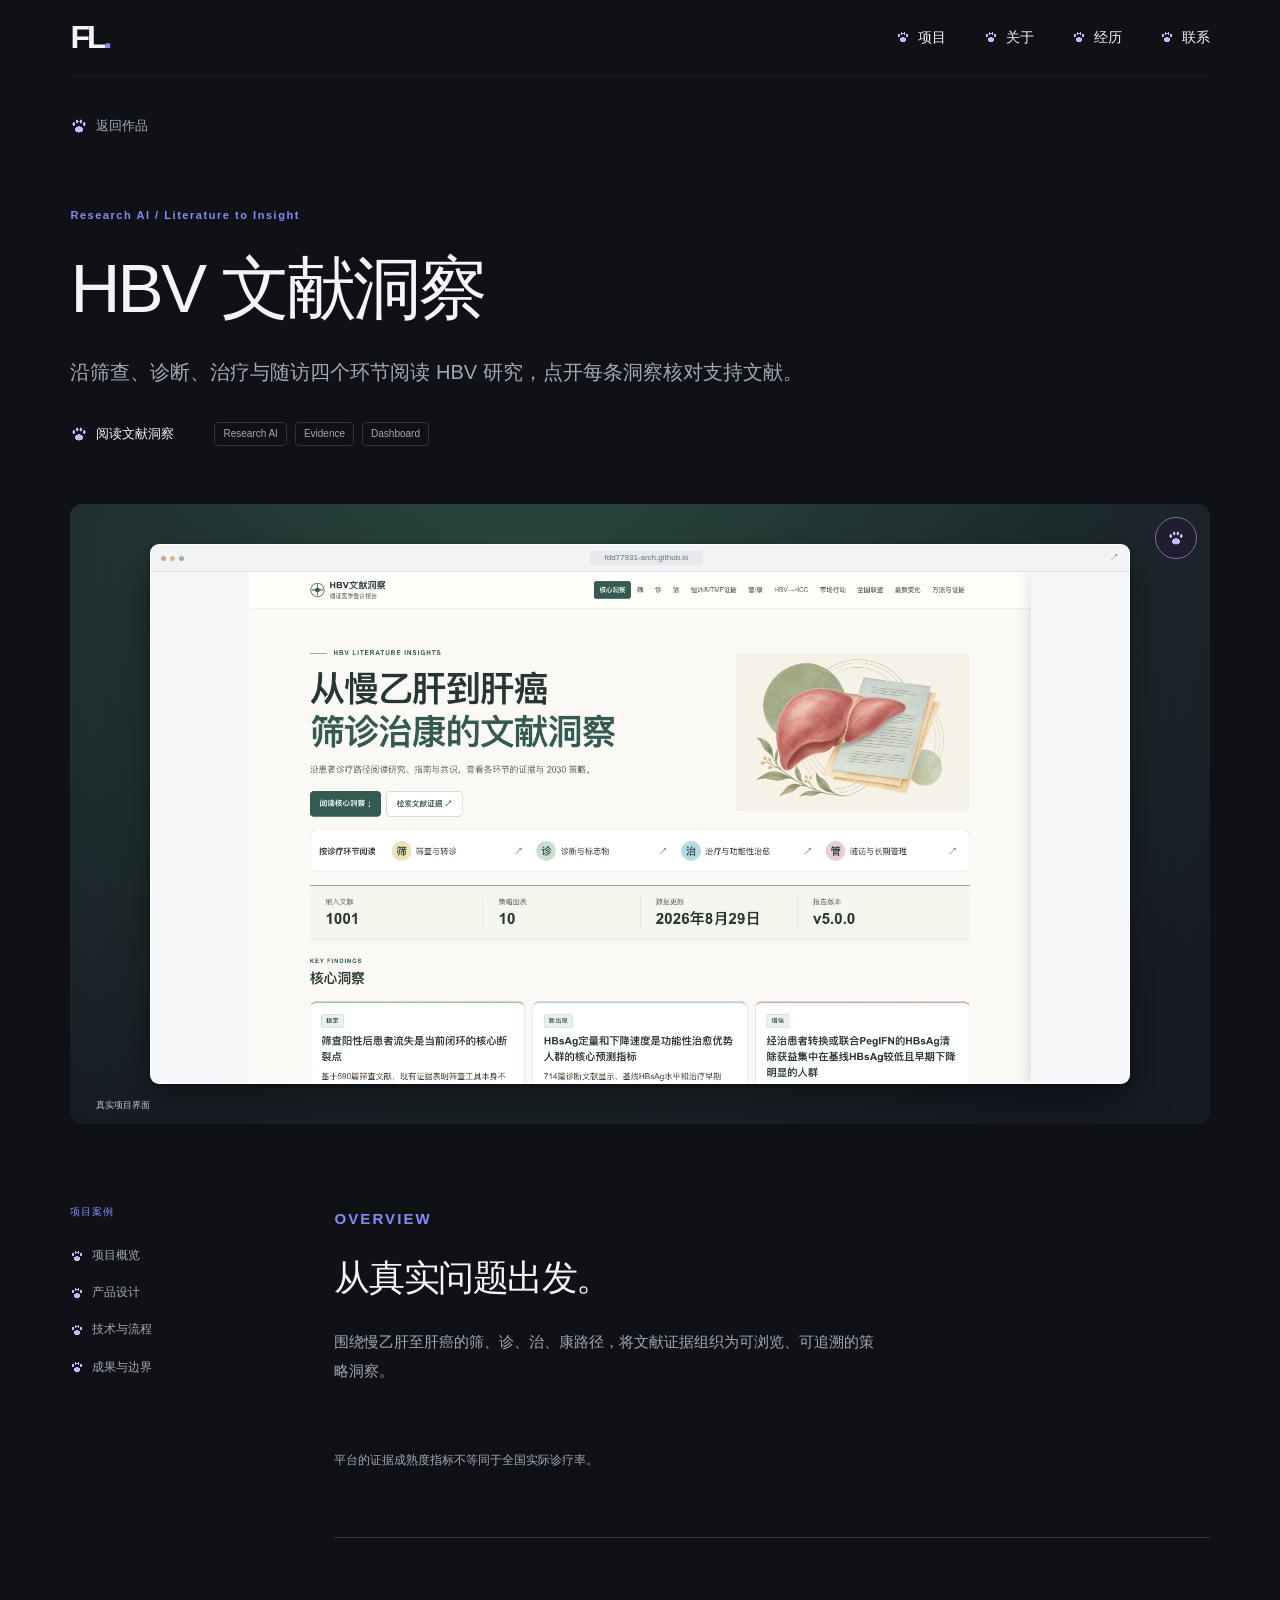
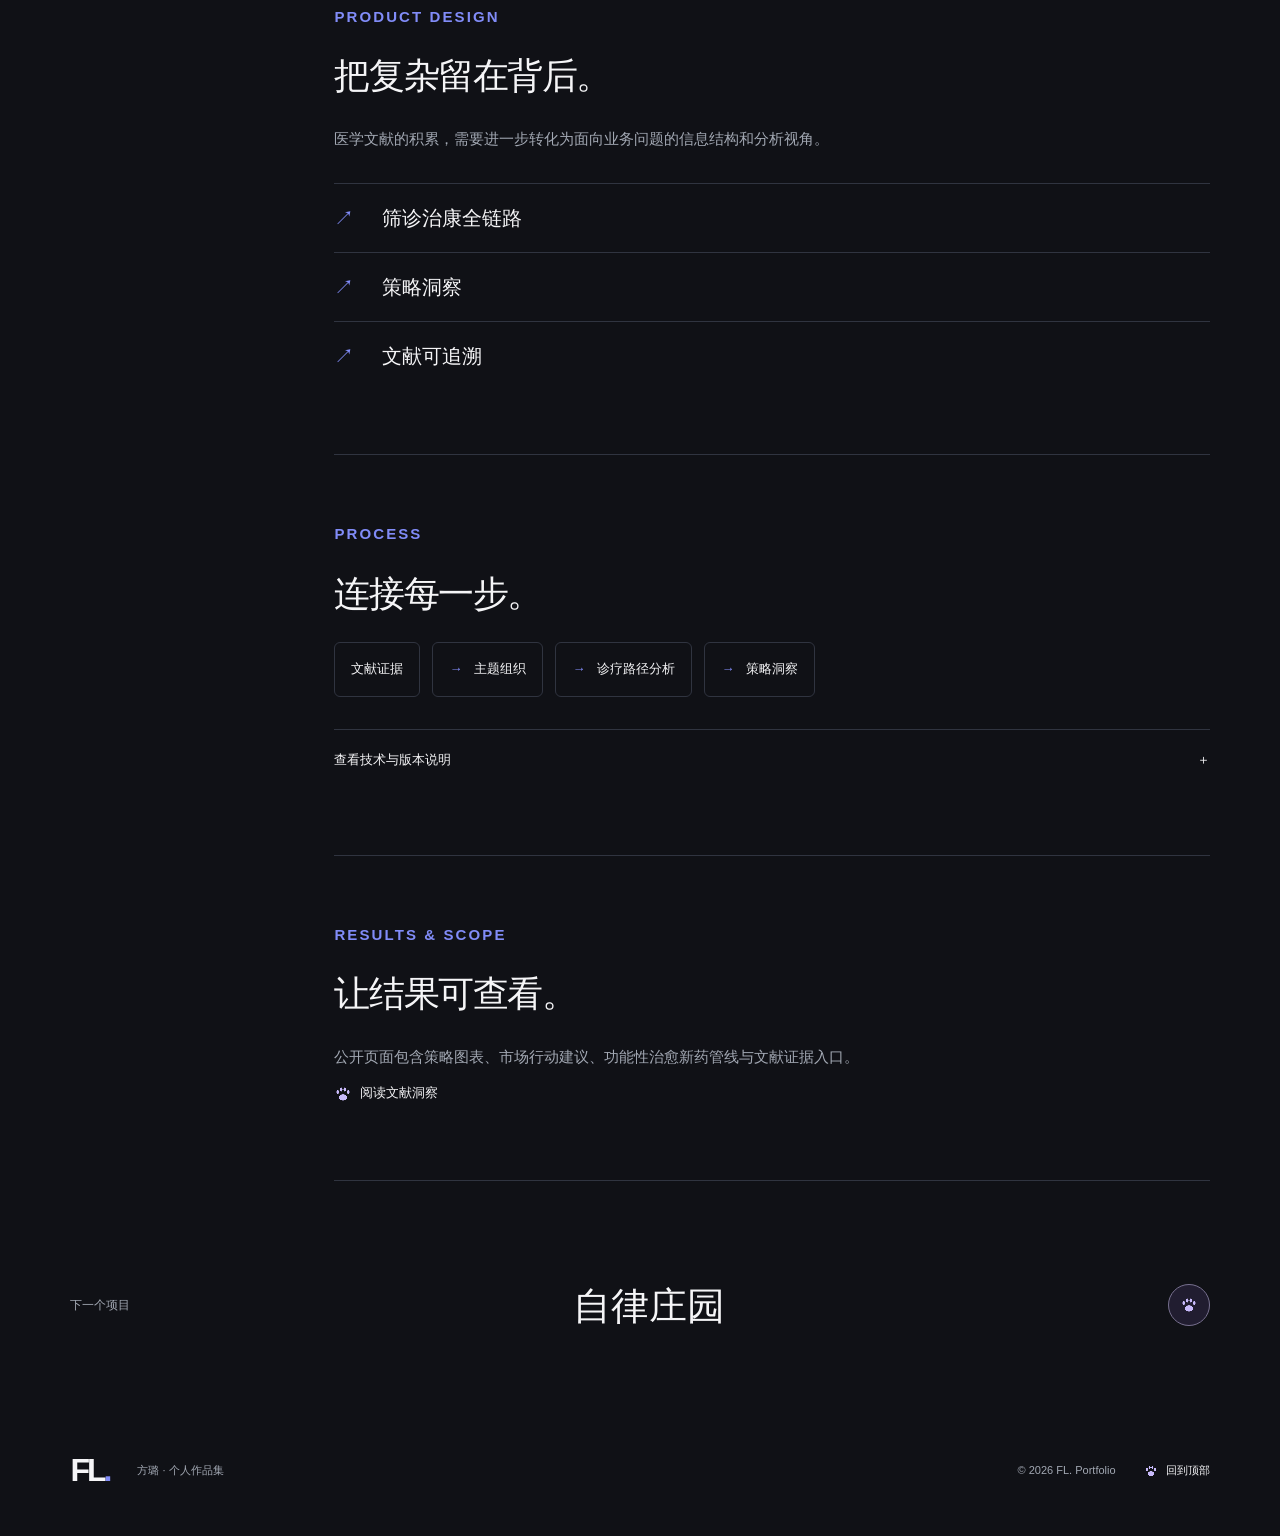
<file: hbv-insights.html>
<!doctype html><html lang="zh-CN"><head><meta charset="utf-8"><meta name="viewport" content="width=device-width,initial-scale=1"><meta name="theme-color" content="#101116"><meta name="description" content="沿筛查、诊断、治疗与随访四个环节阅读 HBV 研究，点开每条洞察核对支持文献。"><meta property="og:title" content="HBV 文献洞察 — FL. Portfolio"><meta property="og:description" content="沿筛查、诊断、治疗与随访四个环节阅读 HBV 研究，点开每条洞察核对支持文献。"><title>HBV 文献洞察 — FL. Portfolio</title><link rel="icon" href="assets/favicon.svg" type="image/svg+xml"><link rel="stylesheet" href="style.css"><script defer src="app.js"></script></head><body><a class="skip" href="#main">跳到主要内容</a><header class="nav"><a class="logo" href="index.html" aria-label="FL 首页">FL<span>.</span></a><nav aria-label="主导航"><a class="paw-link" href="index.html#works"><span class="paw-icon" aria-hidden="true"></span>项目</a><a class="paw-link" href="index.html#about"><span class="paw-icon" aria-hidden="true"></span>关于</a><a class="paw-link" href="index.html#experience"><span class="paw-icon" aria-hidden="true"></span>经历</a><a class="paw-link" href="index.html#contact"><span class="paw-icon" aria-hidden="true"></span>联系</a></nav><button class="menu" aria-label="展开导航" aria-expanded="false">菜单</button></header><main id="main" class="case-page"><a class="back paw-link" href="index.html#works" id="top"><span class="paw-icon" aria-hidden="true"></span>返回作品</a><div class="case-title"><p class="eyebrow">Research AI / Literature to Insight</p><h1>HBV 文献洞察</h1><p>沿筛查、诊断、治疗与随访四个环节阅读 HBV 研究，点开每条洞察核对支持文献。</p><div class="case-actions"><a class="demo paw-link" href="https://fdd77931-arch.github.io/hbv-literature-insights/" target="_blank" rel="noopener noreferrer"><span class="paw-icon" aria-hidden="true"></span>阅读文献洞察</a><div class="tags"><span>Research AI</span><span>Evidence</span><span>Dashboard</span></div></div></div><a class="case-cover case-cover-link mint" href="https://fdd77931-arch.github.io/hbv-literature-insights/" target="_blank" rel="noopener noreferrer" aria-label="打开HBV 文献洞察演示"><div class="window-stage mint"><div class="browser-window"><div class="window-toolbar"><span class="window-dots"><i></i><i></i><i></i></span><span class="window-address">fdd77931-arch.github.io</span><span class="window-icon">↗</span></div><img src="assets/hbv-atlas-cover.webp" alt="HBV 文献洞察真实界面截图" loading="lazy"></div><span class="window-caption">真实项目界面</span><span class="window-open">点击体验</span></div><span class="paw-badge cover-paw" aria-hidden="true"><span class="paw-icon" aria-hidden="true"></span></span></a><div class="case-body"><aside><p>项目案例</p><a class="paw-link" href="#overview"><span class="paw-icon" aria-hidden="true"></span>项目概览</a><a class="paw-link" href="#design"><span class="paw-icon" aria-hidden="true"></span>产品设计</a><a class="paw-link" href="#architecture"><span class="paw-icon" aria-hidden="true"></span>技术与流程</a><a class="paw-link" href="#results"><span class="paw-icon" aria-hidden="true"></span>成果与边界</a></aside><div><section id="overview"><p class="eyebrow">OVERVIEW</p><h2>从真实问题出发。</h2><p>围绕慢乙肝至肝癌的筛、诊、治、康路径，将文献证据组织为可浏览、可追溯的策略洞察。</p><div class="metrics"></div><p class="scope">平台的证据成熟度指标不等同于全国实际诊疗率。</p></section><section id="design"><p class="eyebrow">PRODUCT DESIGN</p><h2>把复杂留在背后。</h2><p>医学文献的积累，需要进一步转化为面向业务问题的信息结构和分析视角。</p><ul class="feature-list"><li><span>↗</span>筛诊治康全链路</li><li><span>↗</span>策略洞察</li><li><span>↗</span>文献可追溯</li></ul></section><section id="architecture"><p class="eyebrow">PROCESS</p><h2>连接每一步。</h2><ol class="flow"><li>文献证据</li><li>主题组织</li><li>诊疗路径分析</li><li>策略洞察</li></ol><details><summary>查看技术与版本说明 <span>＋</span></summary><p>平台的证据成熟度指标不等同于全国实际诊疗率。</p><p>相关技术：Research AI · Evidence · Dashboard。流程图为项目组织方式的概括，具体实现与运行要求以项目文档为准。</p></details></section><section id="results"><p class="eyebrow">RESULTS & SCOPE</p><h2>让结果可查看。</h2><p>公开页面包含策略图表、市场行动建议、功能性治愈新药管线与文献证据入口。</p><a class="demo paw-link" href="https://fdd77931-arch.github.io/hbv-literature-insights/" target="_blank" rel="noopener noreferrer"><span class="paw-icon" aria-hidden="true"></span>阅读文献洞察</a></section></div></div><a class="next-project" href="manor.html"><span class="next-label">下一个项目</span><strong>自律庄园</strong><span class="paw-badge" aria-hidden="true"><span class="paw-icon" aria-hidden="true"></span></span></a></main><footer><a class="logo" href="index.html">FL<span>.</span></a><p>方璐 · 个人作品集</p><span>© 2026 FL. Portfolio</span><a class="footer-top paw-link" href="#top"><span class="paw-icon" aria-hidden="true"></span>回到顶部</a></footer></body></html>
</file>
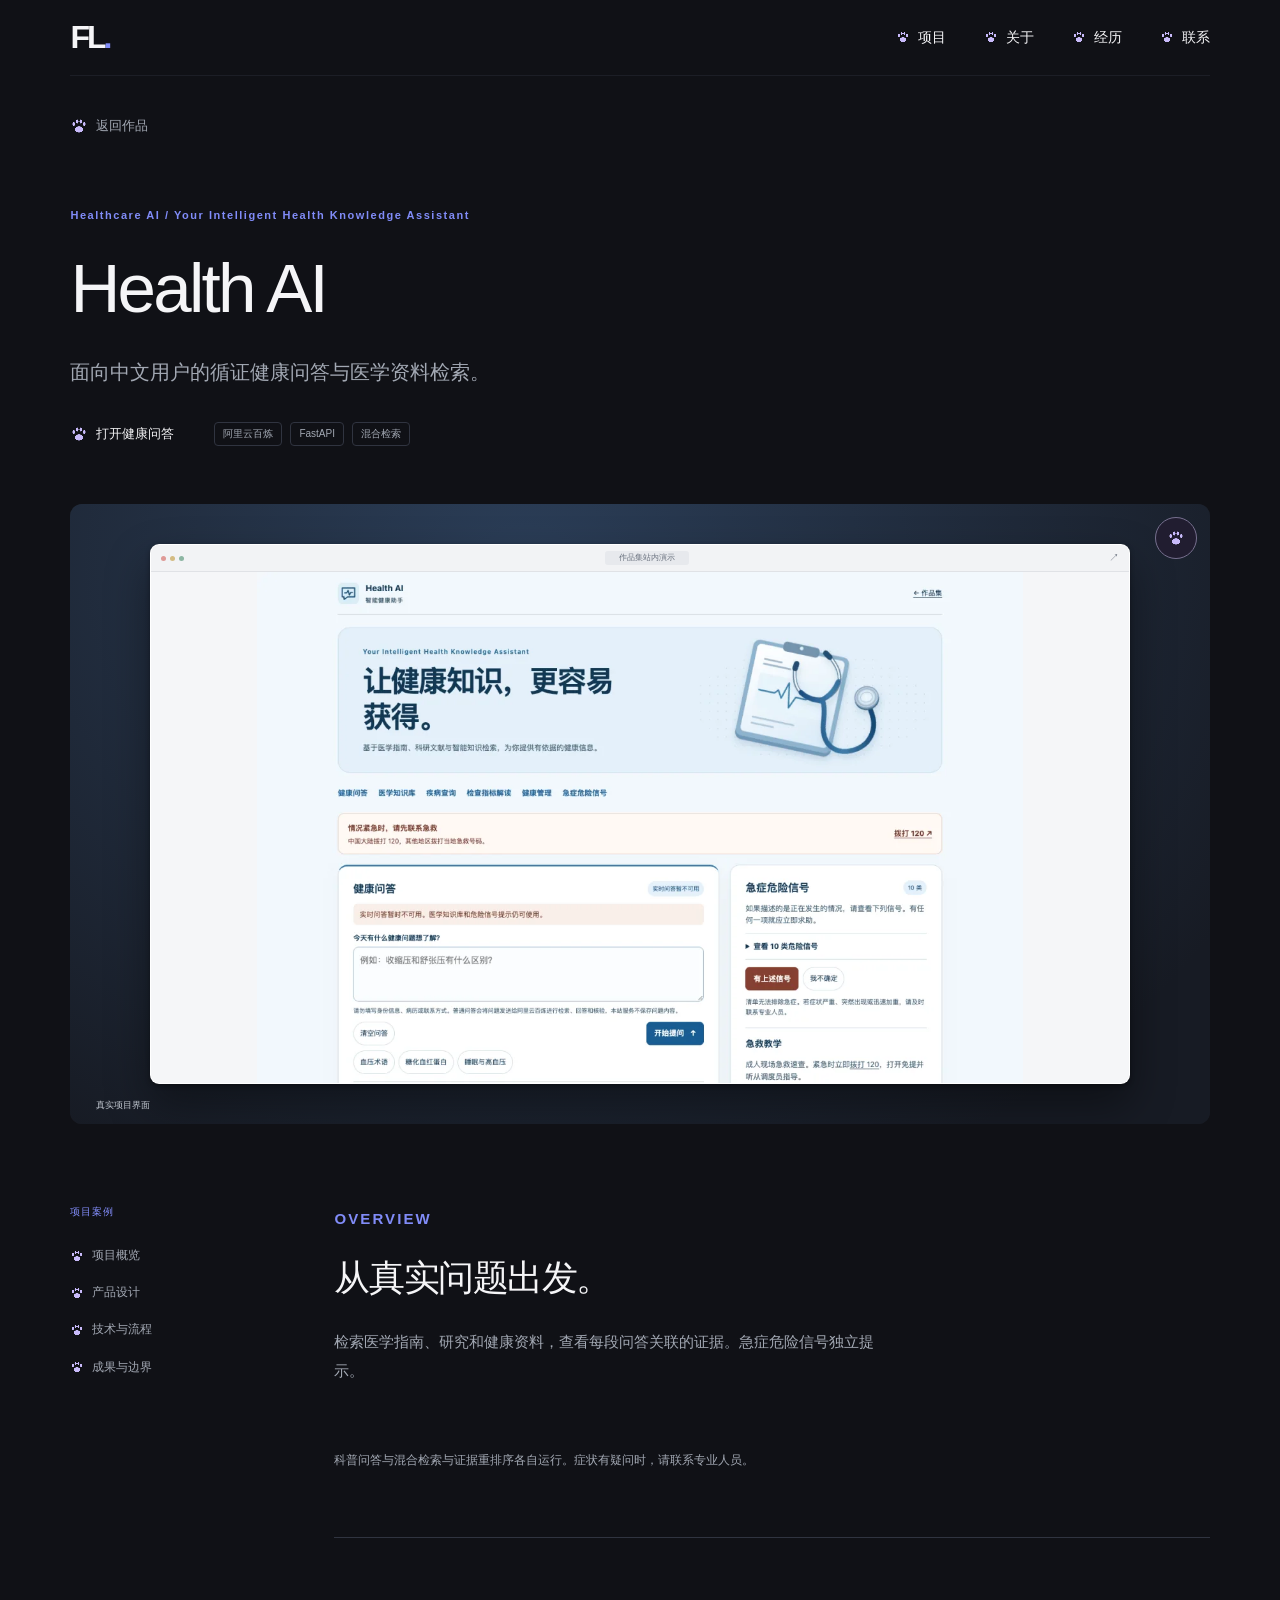
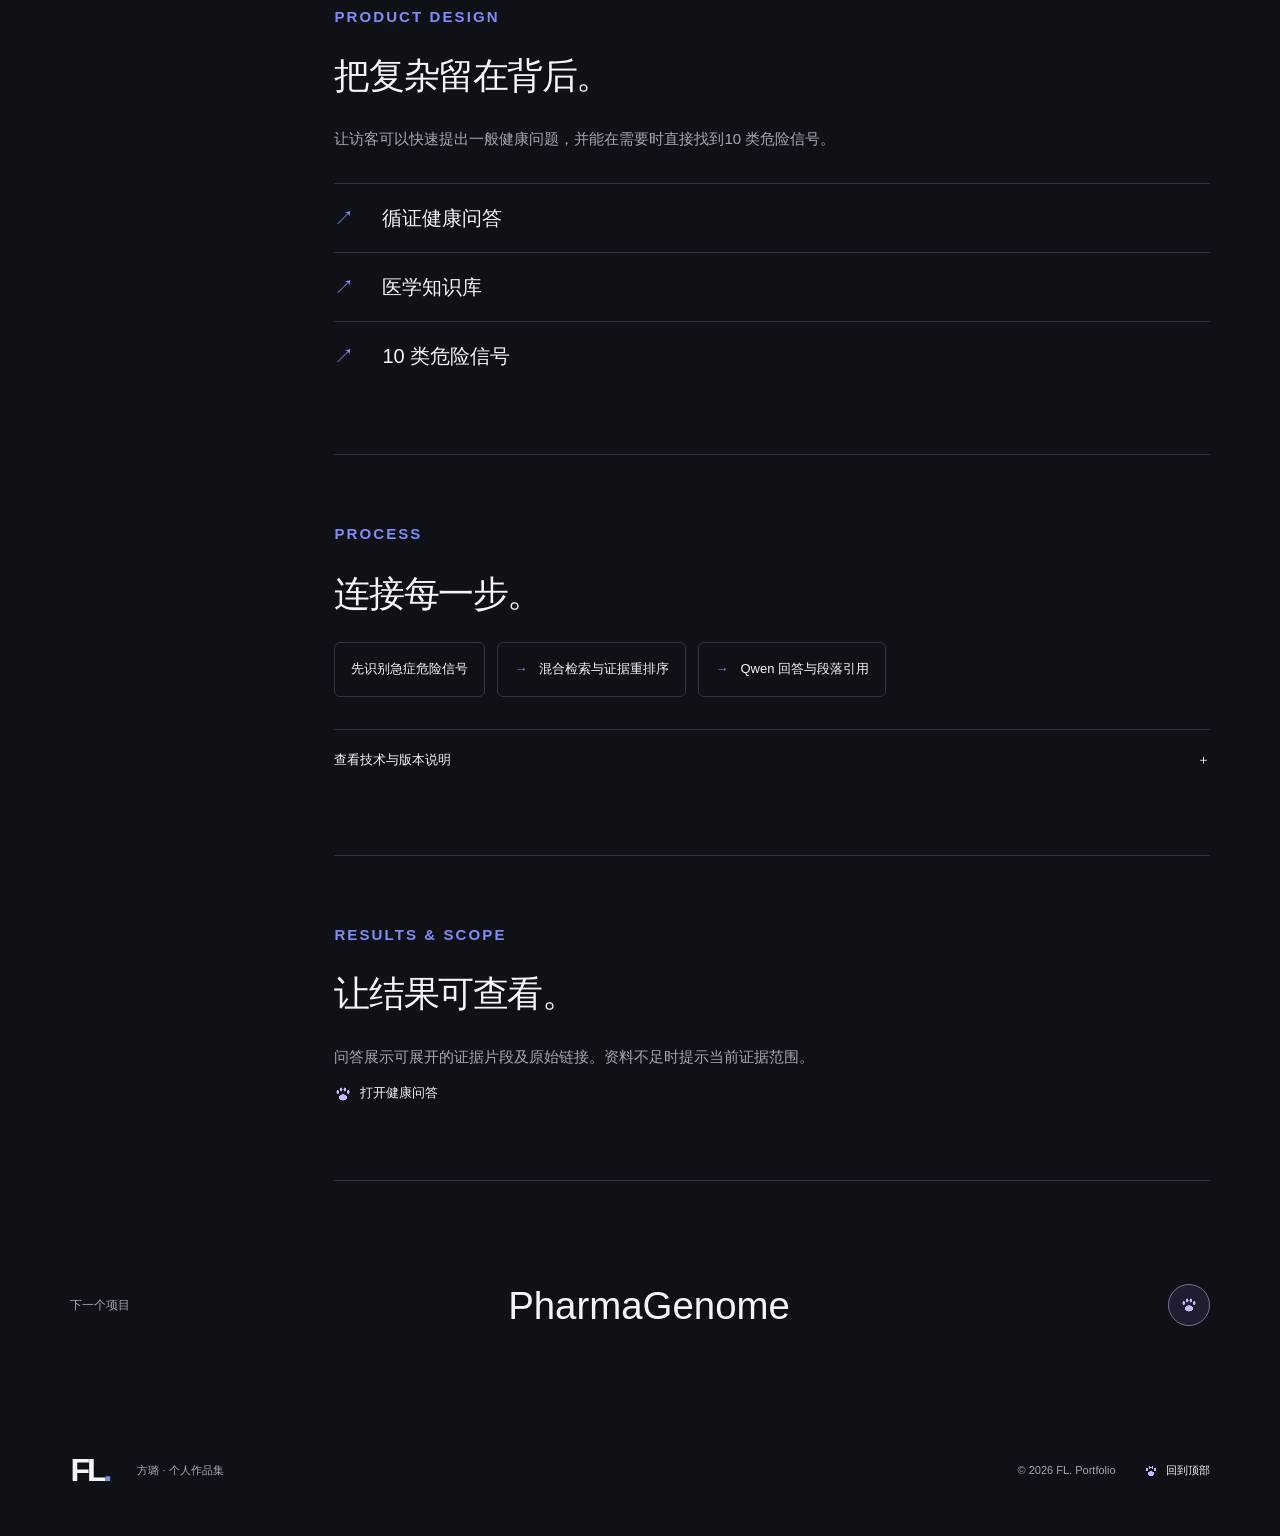
<file: healthcare.html>
<!doctype html><html lang="zh-CN"><head><meta charset="utf-8"><meta name="viewport" content="width=device-width,initial-scale=1"><meta name="theme-color" content="#101116"><meta name="description" content="面向中文用户的循证健康问答与医学资料检索。"><meta property="og:title" content="Health AI — FL. Portfolio"><meta property="og:description" content="面向中文用户的循证健康问答与医学资料检索。"><title>Health AI — FL. Portfolio</title><link rel="icon" href="assets/favicon.svg" type="image/svg+xml"><link rel="stylesheet" href="style.css"><script defer src="app.js"></script></head><body><a class="skip" href="#main">跳到主要内容</a><header class="nav"><a class="logo" href="index.html" aria-label="FL 首页">FL<span>.</span></a><nav aria-label="主导航"><a class="paw-link" href="index.html#works"><span class="paw-icon" aria-hidden="true"></span>项目</a><a class="paw-link" href="index.html#about"><span class="paw-icon" aria-hidden="true"></span>关于</a><a class="paw-link" href="index.html#experience"><span class="paw-icon" aria-hidden="true"></span>经历</a><a class="paw-link" href="index.html#contact"><span class="paw-icon" aria-hidden="true"></span>联系</a></nav><button class="menu" aria-label="展开导航" aria-expanded="false">菜单</button></header><main id="main" class="case-page"><a class="back paw-link" href="index.html#works" id="top"><span class="paw-icon" aria-hidden="true"></span>返回作品</a><div class="case-title"><p class="eyebrow">Healthcare AI / Your Intelligent Health Knowledge Assistant</p><h1>Health AI</h1><p>面向中文用户的循证健康问答与医学资料检索。</p><div class="case-actions"><a class="demo paw-link" href="demos/xunji/" target="_blank" rel="noopener noreferrer"><span class="paw-icon" aria-hidden="true"></span>打开健康问答</a><div class="tags"><span>阿里云百炼</span><span>FastAPI</span><span>混合检索</span></div></div></div><a class="case-cover case-cover-link blue" href="demos/xunji/" target="_blank" rel="noopener noreferrer" aria-label="打开Health AI演示"><div class="window-stage blue"><div class="browser-window"><div class="window-toolbar"><span class="window-dots"><i></i><i></i><i></i></span><span class="window-address">作品集站内演示</span><span class="window-icon">↗</span></div><img src="assets/health-ai-preview.webp" alt="Health AI真实界面截图" loading="lazy"></div><span class="window-caption">真实项目界面</span><span class="window-open">点击体验</span></div><span class="paw-badge cover-paw" aria-hidden="true"><span class="paw-icon" aria-hidden="true"></span></span></a><div class="case-body"><aside><p>项目案例</p><a class="paw-link" href="#overview"><span class="paw-icon" aria-hidden="true"></span>项目概览</a><a class="paw-link" href="#design"><span class="paw-icon" aria-hidden="true"></span>产品设计</a><a class="paw-link" href="#architecture"><span class="paw-icon" aria-hidden="true"></span>技术与流程</a><a class="paw-link" href="#results"><span class="paw-icon" aria-hidden="true"></span>成果与边界</a></aside><div><section id="overview"><p class="eyebrow">OVERVIEW</p><h2>从真实问题出发。</h2><p>检索医学指南、研究和健康资料，查看每段问答关联的证据。急症危险信号独立提示。</p><div class="metrics"></div><p class="scope">科普问答与混合检索与证据重排序各自运行。症状有疑问时，请联系专业人员。</p></section><section id="design"><p class="eyebrow">PRODUCT DESIGN</p><h2>把复杂留在背后。</h2><p>让访客可以快速提出一般健康问题，并能在需要时直接找到10 类危险信号。</p><ul class="feature-list"><li><span>↗</span>循证健康问答</li><li><span>↗</span>医学知识库</li><li><span>↗</span>10 类危险信号</li></ul></section><section id="architecture"><p class="eyebrow">PROCESS</p><h2>连接每一步。</h2><ol class="flow"><li>先识别急症危险信号</li><li>混合检索与证据重排序</li><li>Qwen 回答与段落引用</li></ol><details><summary>查看技术与版本说明 <span>＋</span></summary><p>科普问答与混合检索与证据重排序各自运行。症状有疑问时，请联系专业人员。</p><p>相关技术：阿里云百炼 · FastAPI · SQLite。流程图为项目组织方式的概括，具体实现与运行要求以项目文档为准。</p></details></section><section id="results"><p class="eyebrow">RESULTS & SCOPE</p><h2>让结果可查看。</h2><p>问答展示可展开的证据片段及原始链接。资料不足时提示当前证据范围。</p><a class="demo paw-link" href="demos/xunji/" target="_blank" rel="noopener noreferrer"><span class="paw-icon" aria-hidden="true"></span>打开健康问答</a></section></div></div><a class="next-project" href="pharmagenome.html"><span class="next-label">下一个项目</span><strong>PharmaGenome</strong><span class="paw-badge" aria-hidden="true"><span class="paw-icon" aria-hidden="true"></span></span></a></main><footer><a class="logo" href="index.html">FL<span>.</span></a><p>方璐 · 个人作品集</p><span>© 2026 FL. Portfolio</span><a class="footer-top paw-link" href="#top"><span class="paw-icon" aria-hidden="true"></span>回到顶部</a></footer></body></html>
</file>
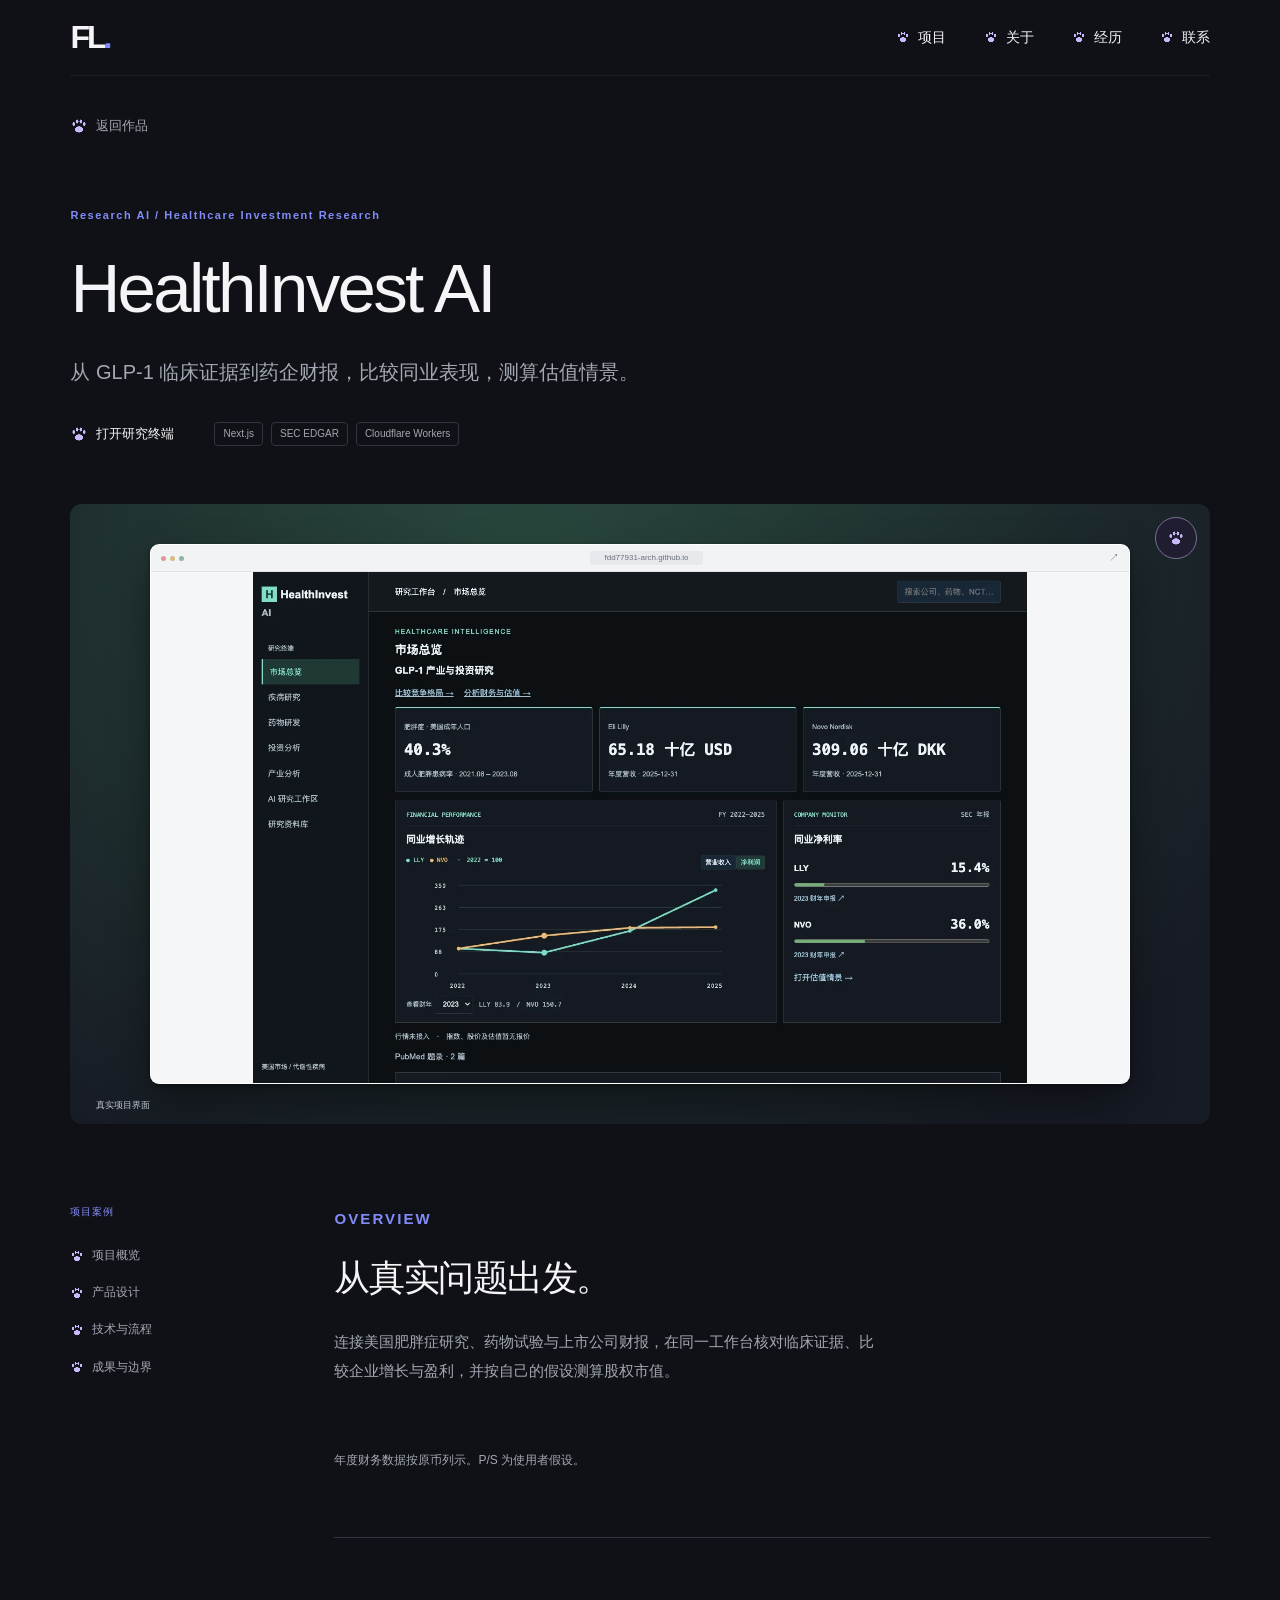
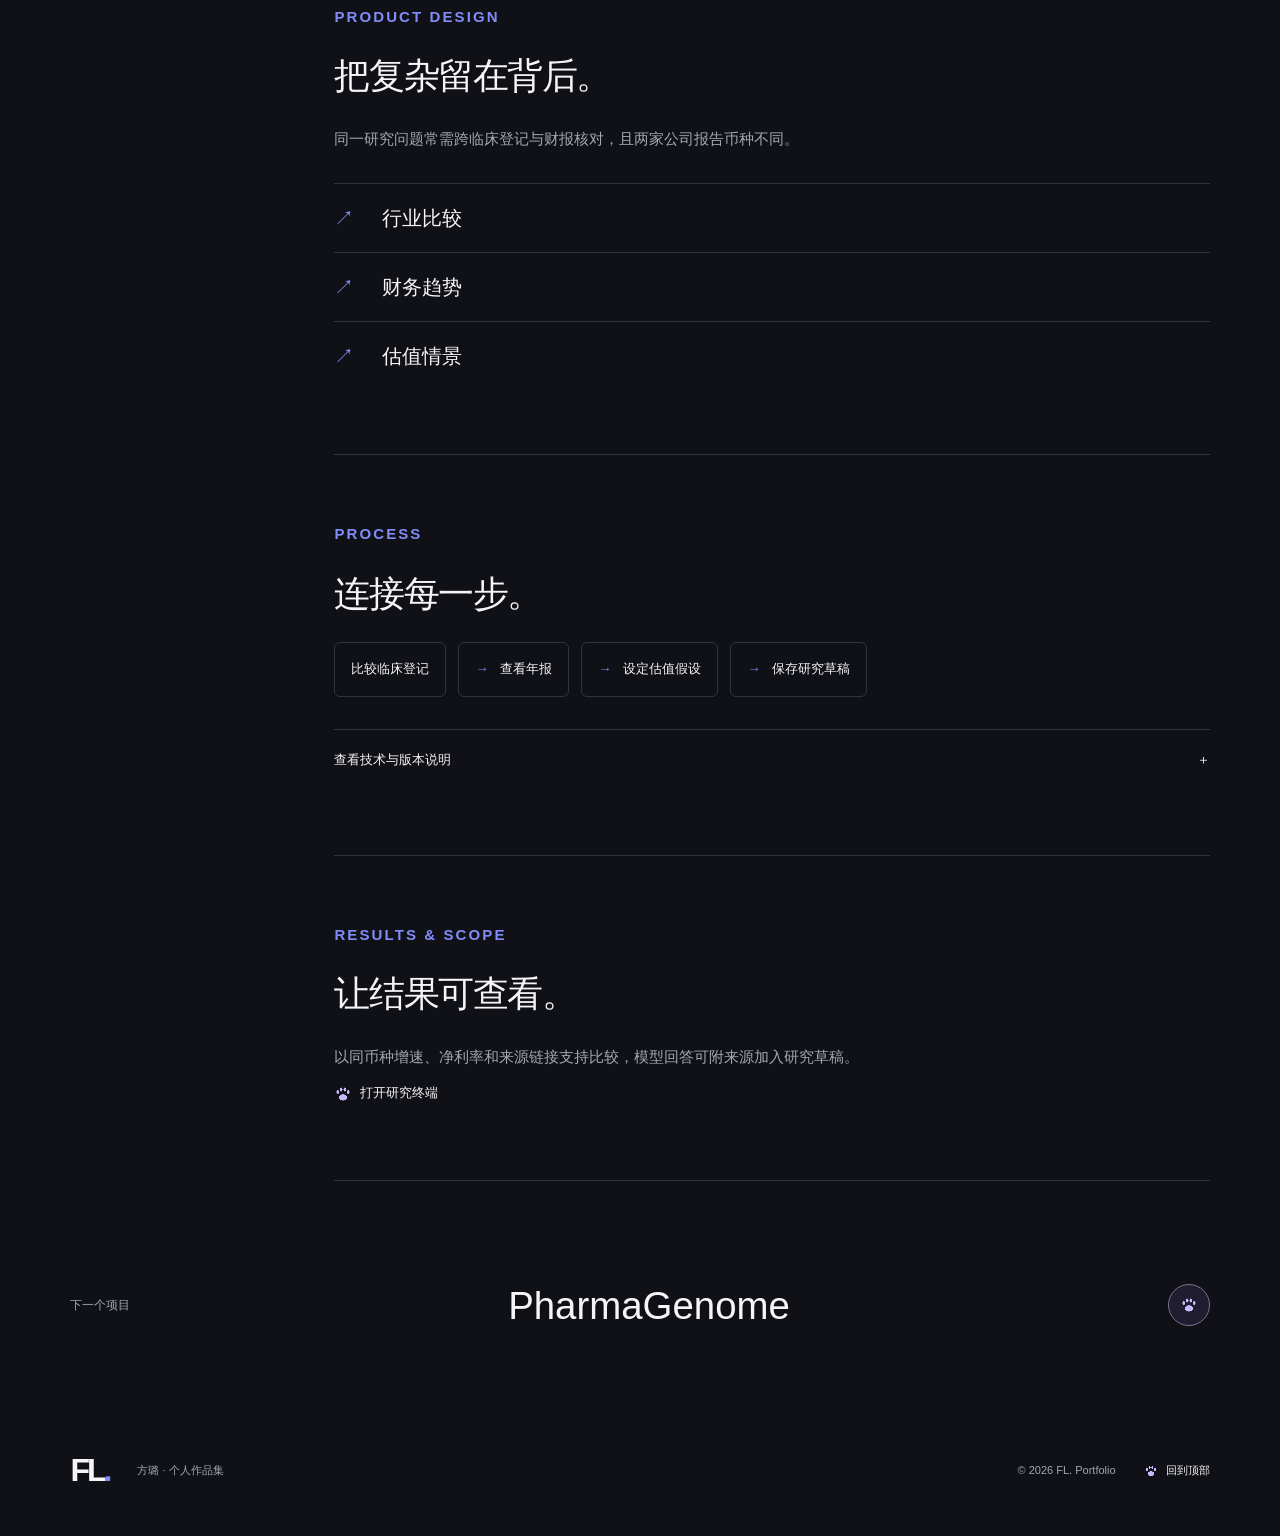
<file: healthinvest.html>
<!doctype html><html lang="zh-CN"><head><meta charset="utf-8"><meta name="viewport" content="width=device-width,initial-scale=1"><meta name="theme-color" content="#101116"><meta name="description" content="从 GLP-1 临床证据到药企财报，比较同业表现，测算估值情景。"><meta property="og:title" content="HealthInvest AI — FL. Portfolio"><meta property="og:description" content="从 GLP-1 临床证据到药企财报，比较同业表现，测算估值情景。"><title>HealthInvest AI — FL. Portfolio</title><link rel="icon" href="assets/favicon.svg" type="image/svg+xml"><link rel="stylesheet" href="style.css"><script defer src="app.js"></script></head><body><a class="skip" href="#main">跳到主要内容</a><header class="nav"><a class="logo" href="index.html" aria-label="FL 首页">FL<span>.</span></a><nav aria-label="主导航"><a class="paw-link" href="index.html#works"><span class="paw-icon" aria-hidden="true"></span>项目</a><a class="paw-link" href="index.html#about"><span class="paw-icon" aria-hidden="true"></span>关于</a><a class="paw-link" href="index.html#experience"><span class="paw-icon" aria-hidden="true"></span>经历</a><a class="paw-link" href="index.html#contact"><span class="paw-icon" aria-hidden="true"></span>联系</a></nav><button class="menu" aria-label="展开导航" aria-expanded="false">菜单</button></header><main id="main" class="case-page"><a class="back paw-link" href="index.html#works" id="top"><span class="paw-icon" aria-hidden="true"></span>返回作品</a><div class="case-title"><p class="eyebrow">Research AI / Healthcare Investment Research</p><h1>HealthInvest AI</h1><p>从 GLP-1 临床证据到药企财报，比较同业表现，测算估值情景。</p><div class="case-actions"><a class="demo paw-link" href="https://fdd77931-arch.github.io/healthinvest-ai/" target="_blank" rel="noopener noreferrer"><span class="paw-icon" aria-hidden="true"></span>打开研究终端</a><div class="tags"><span>Next.js</span><span>SEC EDGAR</span><span>Cloudflare Workers</span></div></div></div><a class="case-cover case-cover-link mint" href="https://fdd77931-arch.github.io/healthinvest-ai/" target="_blank" rel="noopener noreferrer" aria-label="打开HealthInvest AI演示"><div class="window-stage mint"><div class="browser-window"><div class="window-toolbar"><span class="window-dots"><i></i><i></i><i></i></span><span class="window-address">fdd77931-arch.github.io</span><span class="window-icon">↗</span></div><img src="assets/healthinvest-terminal.webp" alt="HealthInvest AI真实界面截图" loading="lazy"></div><span class="window-caption">真实项目界面</span><span class="window-open">点击体验</span></div><span class="paw-badge cover-paw" aria-hidden="true"><span class="paw-icon" aria-hidden="true"></span></span></a><div class="case-body"><aside><p>项目案例</p><a class="paw-link" href="#overview"><span class="paw-icon" aria-hidden="true"></span>项目概览</a><a class="paw-link" href="#design"><span class="paw-icon" aria-hidden="true"></span>产品设计</a><a class="paw-link" href="#architecture"><span class="paw-icon" aria-hidden="true"></span>技术与流程</a><a class="paw-link" href="#results"><span class="paw-icon" aria-hidden="true"></span>成果与边界</a></aside><div><section id="overview"><p class="eyebrow">OVERVIEW</p><h2>从真实问题出发。</h2><p>连接美国肥胖症研究、药物试验与上市公司财报，在同一工作台核对临床证据、比较企业增长与盈利，并按自己的假设测算股权市值。</p><div class="metrics"></div><p class="scope">年度财务数据按原币列示。P/S 为使用者假设。</p></section><section id="design"><p class="eyebrow">PRODUCT DESIGN</p><h2>把复杂留在背后。</h2><p>同一研究问题常需跨临床登记与财报核对，且两家公司报告币种不同。</p><ul class="feature-list"><li><span>↗</span>行业比较</li><li><span>↗</span>财务趋势</li><li><span>↗</span>估值情景</li></ul></section><section id="architecture"><p class="eyebrow">PROCESS</p><h2>连接每一步。</h2><ol class="flow"><li>比较临床登记</li><li>查看年报</li><li>设定估值假设</li><li>保存研究草稿</li></ol><details><summary>查看技术与版本说明 <span>＋</span></summary><p>年度财务数据按原币列示。P/S 为使用者假设。</p><p>相关技术：Next.js · SEC EDGAR · Cloudflare Workers。流程图为项目组织方式的概括，具体实现与运行要求以项目文档为准。</p></details></section><section id="results"><p class="eyebrow">RESULTS & SCOPE</p><h2>让结果可查看。</h2><p>以同币种增速、净利率和来源链接支持比较，模型回答可附来源加入研究草稿。</p><a class="demo paw-link" href="https://fdd77931-arch.github.io/healthinvest-ai/" target="_blank" rel="noopener noreferrer"><span class="paw-icon" aria-hidden="true"></span>打开研究终端</a></section></div></div><a class="next-project" href="pharmagenome.html"><span class="next-label">下一个项目</span><strong>PharmaGenome</strong><span class="paw-badge" aria-hidden="true"><span class="paw-icon" aria-hidden="true"></span></span></a></main><footer><a class="logo" href="index.html">FL<span>.</span></a><p>方璐 · 个人作品集</p><span>© 2026 FL. Portfolio</span><a class="footer-top paw-link" href="#top"><span class="paw-icon" aria-hidden="true"></span>回到顶部</a></footer></body></html>
</file>
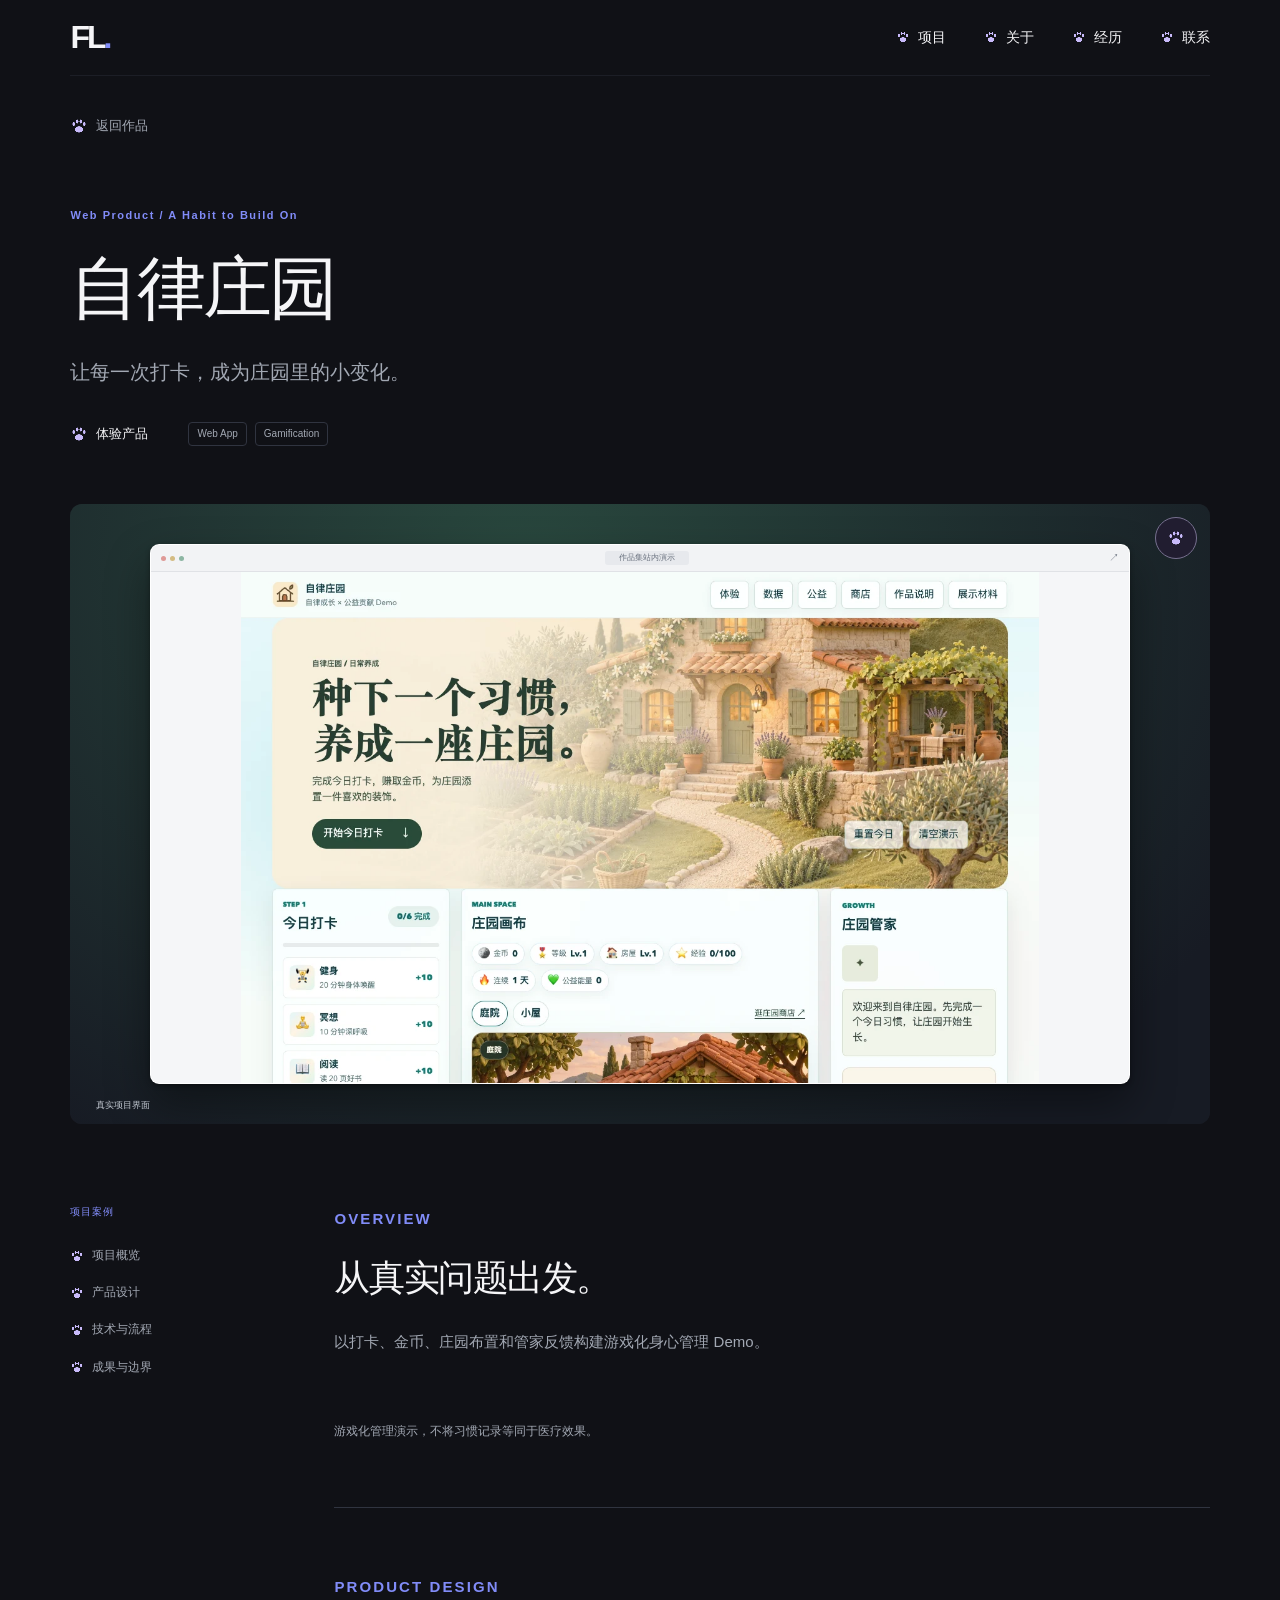
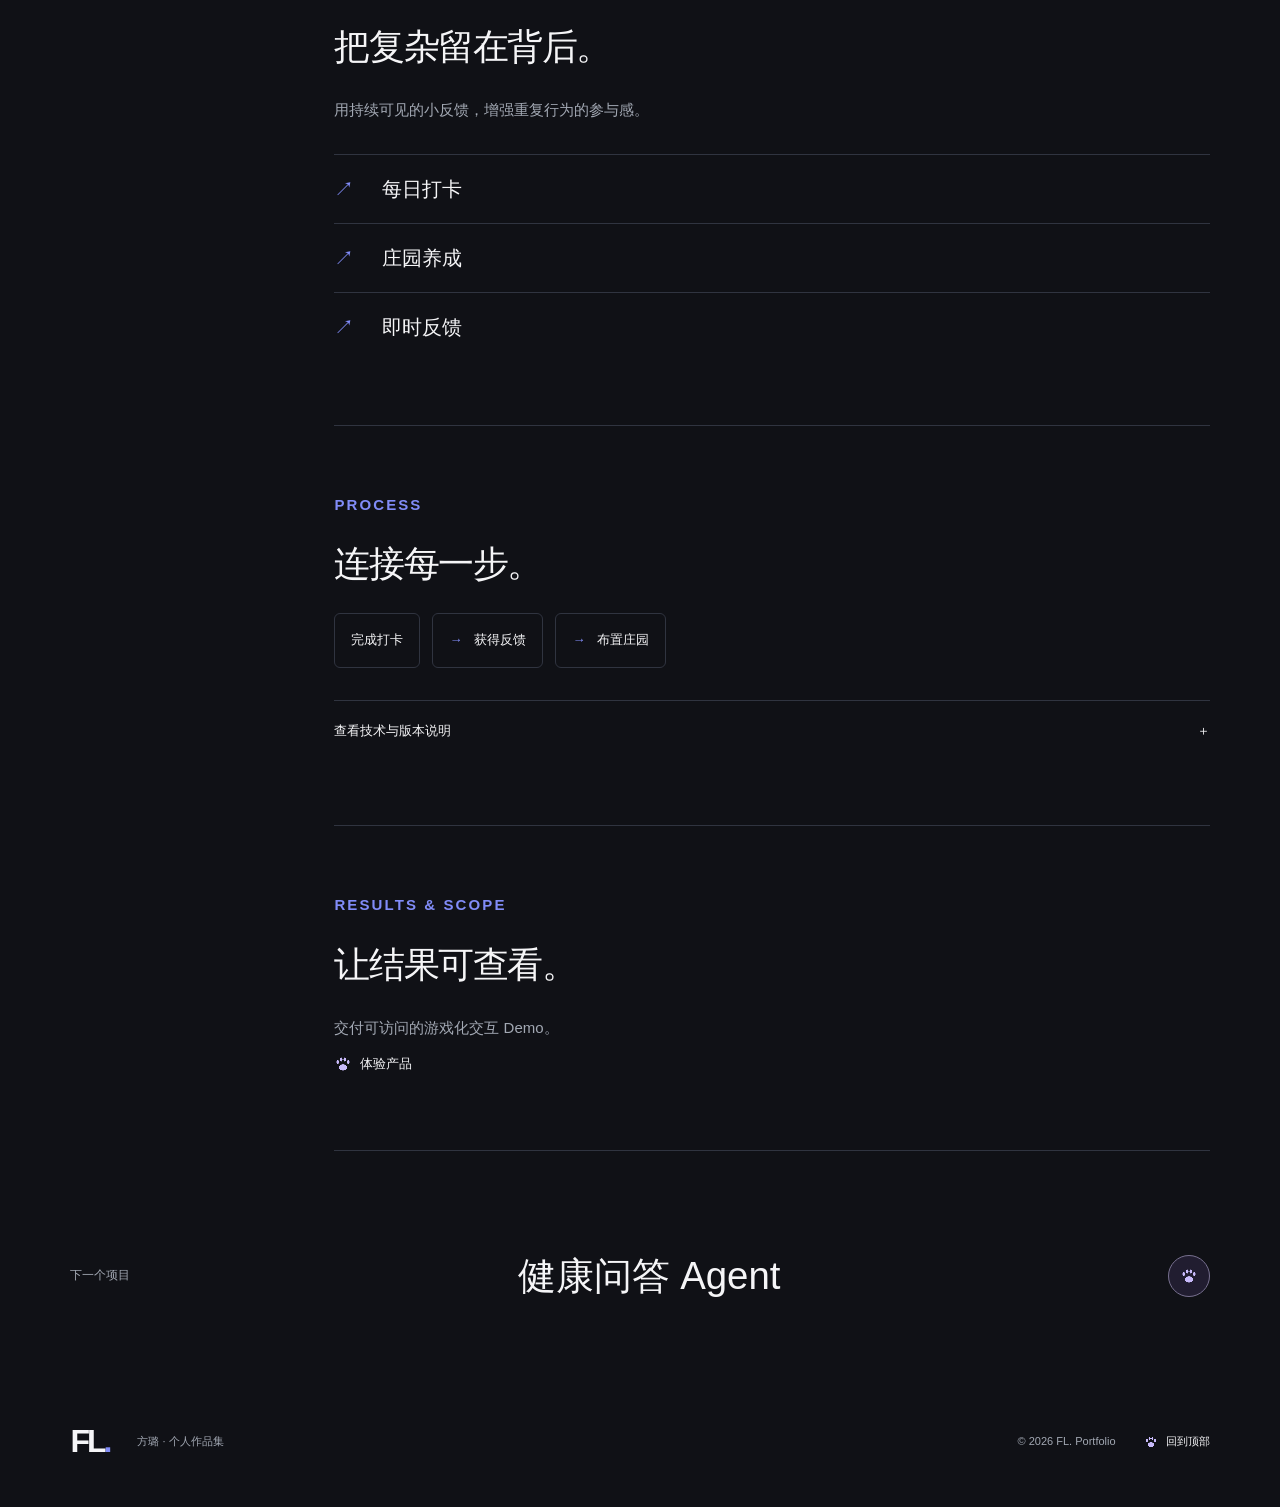
<file: manor.html>
<!doctype html><html lang="zh-CN"><head><meta charset="utf-8"><meta name="viewport" content="width=device-width,initial-scale=1"><meta name="theme-color" content="#101116"><meta name="description" content="让每一次打卡，成为庄园里的小变化。"><meta property="og:title" content="自律庄园 — FL. Portfolio"><meta property="og:description" content="让每一次打卡，成为庄园里的小变化。"><title>自律庄园 — FL. Portfolio</title><link rel="icon" href="assets/favicon.svg" type="image/svg+xml"><link rel="stylesheet" href="style.css"><script defer src="app.js"></script></head><body><a class="skip" href="#main">跳到主要内容</a><header class="nav"><a class="logo" href="index.html" aria-label="FL 首页">FL<span>.</span></a><nav aria-label="主导航"><a class="paw-link" href="index.html#works"><span class="paw-icon" aria-hidden="true"></span>项目</a><a class="paw-link" href="index.html#about"><span class="paw-icon" aria-hidden="true"></span>关于</a><a class="paw-link" href="index.html#experience"><span class="paw-icon" aria-hidden="true"></span>经历</a><a class="paw-link" href="index.html#contact"><span class="paw-icon" aria-hidden="true"></span>联系</a></nav><button class="menu" aria-label="展开导航" aria-expanded="false">菜单</button></header><main id="main" class="case-page"><a class="back paw-link" href="index.html#works" id="top"><span class="paw-icon" aria-hidden="true"></span>返回作品</a><div class="case-title"><p class="eyebrow">Web Product / A Habit to Build On</p><h1>自律庄园</h1><p>让每一次打卡，成为庄园里的小变化。</p><div class="case-actions"><a class="demo paw-link" href="demos/manor/" target="_blank" rel="noopener noreferrer"><span class="paw-icon" aria-hidden="true"></span>体验产品</a><div class="tags"><span>Web App</span><span>Gamification</span></div></div></div><a class="case-cover case-cover-link mint" href="demos/manor/" target="_blank" rel="noopener noreferrer" aria-label="打开自律庄园演示"><div class="window-stage mint"><div class="browser-window"><div class="window-toolbar"><span class="window-dots"><i></i><i></i><i></i></span><span class="window-address">作品集站内演示</span><span class="window-icon">↗</span></div><img src="assets/manor-current.webp" alt="自律庄园真实界面截图" loading="lazy"></div><span class="window-caption">真实项目界面</span><span class="window-open">点击体验</span></div><span class="paw-badge cover-paw" aria-hidden="true"><span class="paw-icon" aria-hidden="true"></span></span></a><div class="case-body"><aside><p>项目案例</p><a class="paw-link" href="#overview"><span class="paw-icon" aria-hidden="true"></span>项目概览</a><a class="paw-link" href="#design"><span class="paw-icon" aria-hidden="true"></span>产品设计</a><a class="paw-link" href="#architecture"><span class="paw-icon" aria-hidden="true"></span>技术与流程</a><a class="paw-link" href="#results"><span class="paw-icon" aria-hidden="true"></span>成果与边界</a></aside><div><section id="overview"><p class="eyebrow">OVERVIEW</p><h2>从真实问题出发。</h2><p>以打卡、金币、庄园布置和管家反馈构建游戏化身心管理 Demo。</p><div class="metrics"></div><p class="scope">游戏化管理演示，不将习惯记录等同于医疗效果。</p></section><section id="design"><p class="eyebrow">PRODUCT DESIGN</p><h2>把复杂留在背后。</h2><p>用持续可见的小反馈，增强重复行为的参与感。</p><ul class="feature-list"><li><span>↗</span>每日打卡</li><li><span>↗</span>庄园养成</li><li><span>↗</span>即时反馈</li></ul></section><section id="architecture"><p class="eyebrow">PROCESS</p><h2>连接每一步。</h2><ol class="flow"><li>完成打卡</li><li>获得反馈</li><li>布置庄园</li></ol><details><summary>查看技术与版本说明 <span>＋</span></summary><p>游戏化管理演示，不将习惯记录等同于医疗效果。</p><p>相关技术：Web App · Gamification。流程图为项目组织方式的概括，具体实现与运行要求以项目文档为准。</p></details></section><section id="results"><p class="eyebrow">RESULTS & SCOPE</p><h2>让结果可查看。</h2><p>交付可访问的游戏化交互 Demo。</p><a class="demo paw-link" href="demos/manor/" target="_blank" rel="noopener noreferrer"><span class="paw-icon" aria-hidden="true"></span>体验产品</a></section></div></div><a class="next-project" href="healthcare.html"><span class="next-label">下一个项目</span><strong>健康问答 Agent</strong><span class="paw-badge" aria-hidden="true"><span class="paw-icon" aria-hidden="true"></span></span></a></main><footer><a class="logo" href="index.html">FL<span>.</span></a><p>方璐 · 个人作品集</p><span>© 2026 FL. Portfolio</span><a class="footer-top paw-link" href="#top"><span class="paw-icon" aria-hidden="true"></span>回到顶部</a></footer></body></html>
</file>
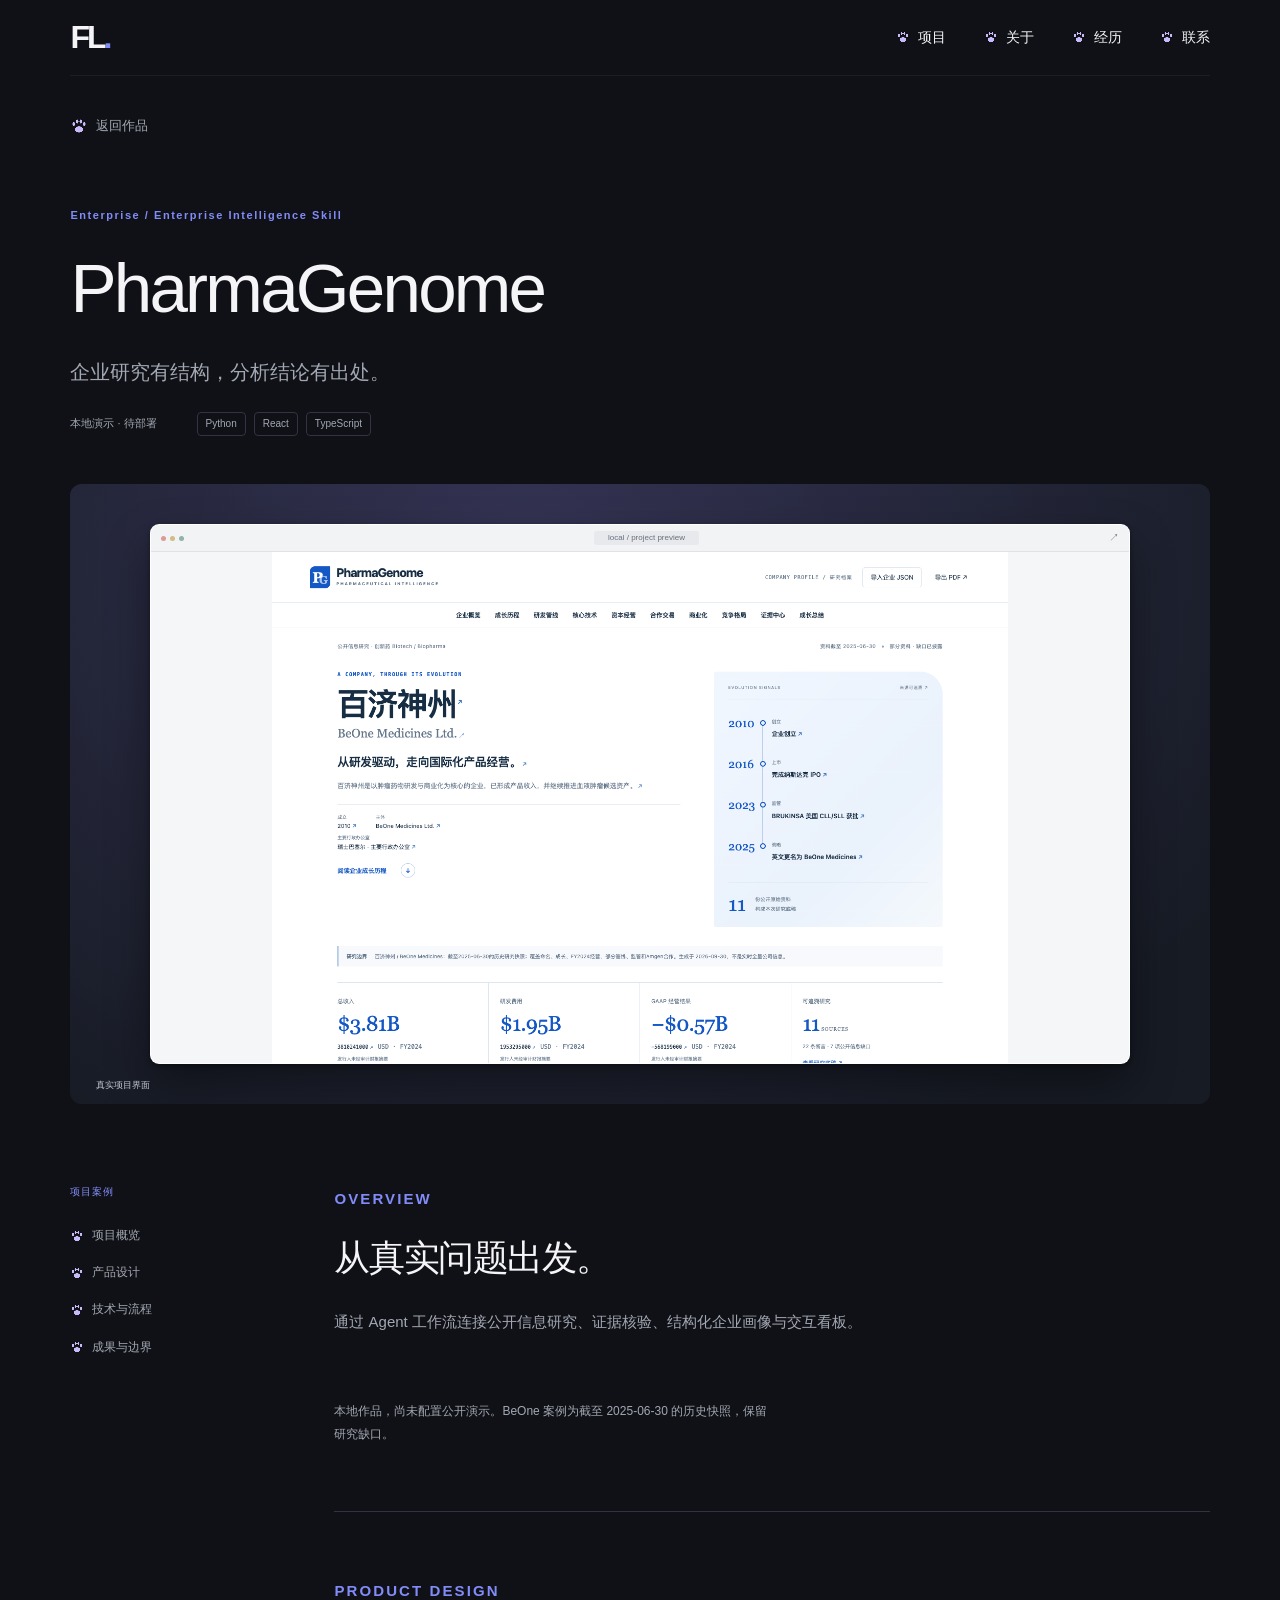
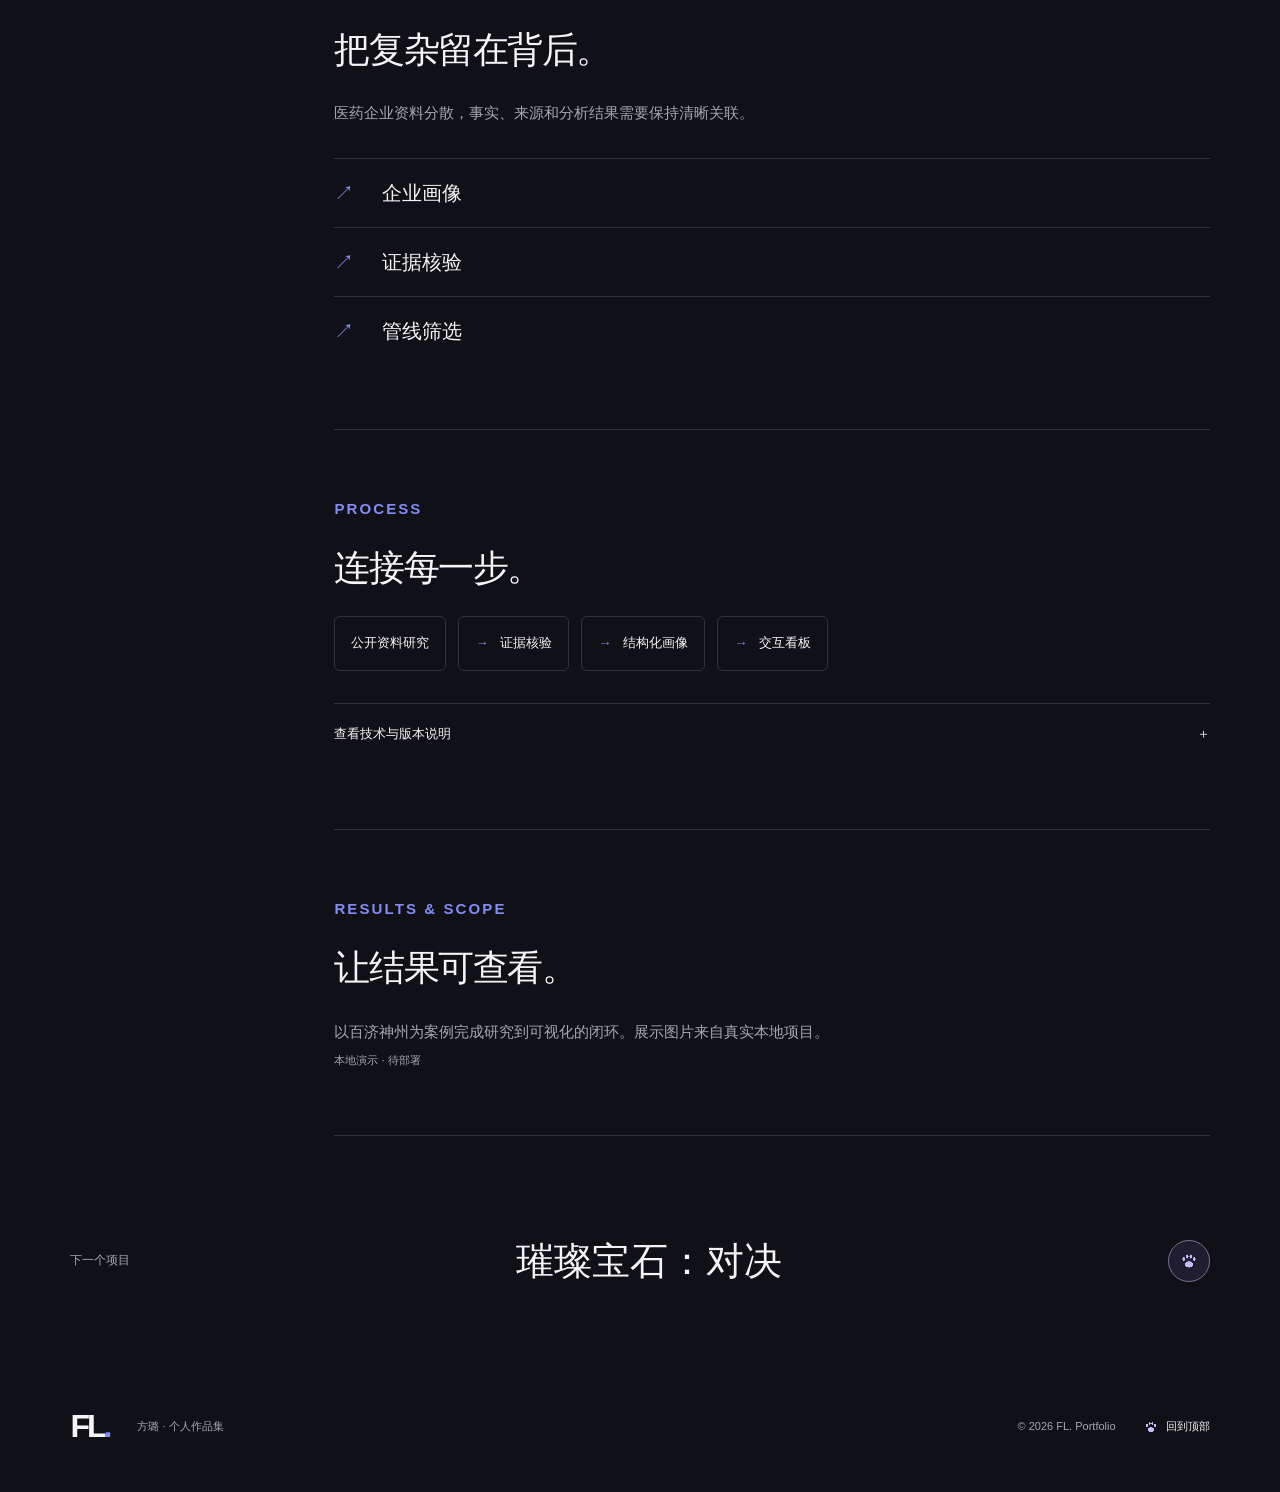
<file: pharmagenome.html>
<!doctype html><html lang="zh-CN"><head><meta charset="utf-8"><meta name="viewport" content="width=device-width,initial-scale=1"><meta name="theme-color" content="#101116"><meta name="description" content="企业研究有结构，分析结论有出处。"><meta property="og:title" content="PharmaGenome — FL. Portfolio"><meta property="og:description" content="企业研究有结构，分析结论有出处。"><title>PharmaGenome — FL. Portfolio</title><link rel="icon" href="assets/favicon.svg" type="image/svg+xml"><link rel="stylesheet" href="style.css"><script defer src="app.js"></script></head><body><a class="skip" href="#main">跳到主要内容</a><header class="nav"><a class="logo" href="index.html" aria-label="FL 首页">FL<span>.</span></a><nav aria-label="主导航"><a class="paw-link" href="index.html#works"><span class="paw-icon" aria-hidden="true"></span>项目</a><a class="paw-link" href="index.html#about"><span class="paw-icon" aria-hidden="true"></span>关于</a><a class="paw-link" href="index.html#experience"><span class="paw-icon" aria-hidden="true"></span>经历</a><a class="paw-link" href="index.html#contact"><span class="paw-icon" aria-hidden="true"></span>联系</a></nav><button class="menu" aria-label="展开导航" aria-expanded="false">菜单</button></header><main id="main" class="case-page"><a class="back paw-link" href="index.html#works" id="top"><span class="paw-icon" aria-hidden="true"></span>返回作品</a><div class="case-title"><p class="eyebrow">Enterprise / Enterprise Intelligence Skill</p><h1>PharmaGenome</h1><p>企业研究有结构，分析结论有出处。</p><div class="case-actions"><span class="pending">本地演示 · 待部署</span><div class="tags"><span>Python</span><span>React</span><span>TypeScript</span></div></div></div><div class="case-cover violet"><div class="window-stage violet"><div class="browser-window"><div class="window-toolbar"><span class="window-dots"><i></i><i></i><i></i></span><span class="window-address">local / project preview</span><span class="window-icon">↗</span></div><img src="assets/pharmagenome.png" alt="PharmaGenome真实界面截图" loading="lazy"></div><span class="window-caption">真实项目界面</span><span class="window-open">查看案例</span></div></div><div class="case-body"><aside><p>项目案例</p><a class="paw-link" href="#overview"><span class="paw-icon" aria-hidden="true"></span>项目概览</a><a class="paw-link" href="#design"><span class="paw-icon" aria-hidden="true"></span>产品设计</a><a class="paw-link" href="#architecture"><span class="paw-icon" aria-hidden="true"></span>技术与流程</a><a class="paw-link" href="#results"><span class="paw-icon" aria-hidden="true"></span>成果与边界</a></aside><div><section id="overview"><p class="eyebrow">OVERVIEW</p><h2>从真实问题出发。</h2><p>通过 Agent 工作流连接公开信息研究、证据核验、结构化企业画像与交互看板。</p><div class="metrics"></div><p class="scope">本地作品，尚未配置公开演示。BeOne 案例为截至 2025-06-30 的历史快照，保留研究缺口。</p></section><section id="design"><p class="eyebrow">PRODUCT DESIGN</p><h2>把复杂留在背后。</h2><p>医药企业资料分散，事实、来源和分析结果需要保持清晰关联。</p><ul class="feature-list"><li><span>↗</span>企业画像</li><li><span>↗</span>证据核验</li><li><span>↗</span>管线筛选</li></ul></section><section id="architecture"><p class="eyebrow">PROCESS</p><h2>连接每一步。</h2><ol class="flow"><li>公开资料研究</li><li>证据核验</li><li>结构化画像</li><li>交互看板</li></ol><details><summary>查看技术与版本说明 <span>＋</span></summary><p>本地作品，尚未配置公开演示。BeOne 案例为截至 2025-06-30 的历史快照，保留研究缺口。</p><p>相关技术：Python · React · TypeScript。流程图为项目组织方式的概括，具体实现与运行要求以项目文档为准。</p></details></section><section id="results"><p class="eyebrow">RESULTS & SCOPE</p><h2>让结果可查看。</h2><p>以百济神州为案例完成研究到可视化的闭环。展示图片来自真实本地项目。</p><span class="pending">本地演示 · 待部署</span></section></div></div><a class="next-project" href="splendor.html"><span class="next-label">下一个项目</span><strong>璀璨宝石：对决</strong><span class="paw-badge" aria-hidden="true"><span class="paw-icon" aria-hidden="true"></span></span></a></main><footer><a class="logo" href="index.html">FL<span>.</span></a><p>方璐 · 个人作品集</p><span>© 2026 FL. Portfolio</span><a class="footer-top paw-link" href="#top"><span class="paw-icon" aria-hidden="true"></span>回到顶部</a></footer></body></html>
</file>
<file: style.css>
:root{--bg:#101116;--surface:#191b22;--line:#303440;--text:#f5f5f7;--muted:#a2a8b3;--accent:#818cf8;--cyan:#67e8f9;color-scheme:dark}*{box-sizing:border-box}html{scroll-behavior:smooth;scroll-padding-top:100px}body{margin:0;background:var(--bg);color:var(--text);font-family:Arial,'PingFang SC','Microsoft YaHei',sans-serif;line-height:1.6;-webkit-font-smoothing:antialiased}a{color:inherit;text-decoration:none}button{font:inherit;cursor:pointer}a,button,summary{touch-action:manipulation}button,a,summary{outline-offset:6px}a:focus-visible,button:focus-visible,summary:focus-visible{outline:2px solid var(--cyan)}img{display:block;max-width:100%}h1,h2,h3,p{margin:0}h1,h2,h3{line-height:1.15;letter-spacing:-.04em}h2{font-size:clamp(32px,4vw,58px);font-weight:500}h3{font-weight:500}p{color:var(--muted)}.nav{height:76px;width:89%;max-width:1440px;margin:0 auto;display:flex;align-items:center;justify-content:space-between;border-bottom:1px solid #30344066;position:relative;z-index:5}.logo{font-size:32px;font-weight:800;letter-spacing:-3px}.logo span{color:var(--accent)}.nav nav{display:flex;gap:38px;font-size:14px}.nav a{transition:color .18s}.nav a:hover{color:var(--accent)}.menu{display:none}.section{padding:108px 0;margin:0 auto;width:89%;max-width:1440px;border-bottom:1px solid var(--line)}.eyebrow{font-size:11px;letter-spacing:.14em;color:var(--accent);font-weight:600;margin-bottom:24px}.button{display:inline-flex;align-items:center;gap:56px;margin-top:30px;background:var(--text);color:var(--bg);padding:14px 22px;border-radius:6px;font-size:14px;font-weight:600;transition:background .18s,transform .18s}.button:hover{background:#c7cdff;transform:translateY(-2px)}.section-heading{display:flex;justify-content:space-between;align-items:flex-end;gap:24px;margin-bottom:48px}.section-heading>p{font-size:14px;line-height:1.9}.filters{display:flex;gap:8px;flex-wrap:wrap;margin-bottom:40px}.filters button{border:1px solid transparent;background:none;color:var(--muted);padding:10px 16px;border-radius:24px;font-size:12px;min-height:44px}.filters button.active{border-color:var(--line);color:var(--text);background:var(--surface)}sup{font-size:9px;margin-left:8px;color:var(--accent)}.project-grid{display:grid;grid-template-columns:1.2fr 1fr;gap:70px 32px;align-items:start}.project:nth-child(2){padding-top:110px}.project:nth-child(4){padding-top:90px}.visual{display:block;position:relative;height:360px;border-radius:12px;background:var(--surface);overflow:hidden;transition:transform .18s}.project:nth-child(2) .visual{height:310px}.project:nth-child(3) .visual{height:320px}.project:nth-child(4) .visual{height:400px}.visual:hover{transform:translateY(-2px)}.visual:hover .sculpture{transform:scale(1.02)}.project-meta{display:flex;justify-content:space-between;font-size:10px;color:var(--muted);margin:22px 0 12px;letter-spacing:.06em}.project-meta span:last-child{font-size:9px}.project h3{font-size:27px}.project p{font-size:14px;margin-top:12px}.card-bottom{display:flex;justify-content:space-between;align-items:center;gap:12px;margin-top:22px}.tags{display:flex;gap:8px;flex-wrap:wrap}.tags span{font-size:10px;color:var(--muted);border:1px solid var(--line);padding:3px 8px;border-radius:4px}.demo{display:inline-flex;gap:18px;align-items:center;font-size:13px;white-space:nowrap;color:var(--text);min-height:44px}.demo:hover{color:#bac3ff}.sculpture{position:relative;width:100%;height:100%;overflow:hidden;transition:transform .3s;--hue:#67e8f9;background:radial-gradient(ellipse at 65% 90%,color-mix(in srgb,var(--hue),transparent 88%),transparent 65%)}.violet .sculpture,.sculpture.violet{--hue:#a9a1ff}.mint .sculpture,.sculpture.mint{--hue:#9dd8c4}.blue .sculpture,.sculpture.blue{--hue:#8bb2e7}.gold .sculpture,.sculpture.gold{--hue:#ceac6f}.sculpture i{position:absolute;display:block;left:23%;top:24%;width:52%;height:48%;border:1px solid color-mix(in srgb,var(--hue),transparent 40%);background:color-mix(in srgb,var(--hue),transparent 94%);transform:rotate(-16deg) skewY(8deg);border-radius:12px;box-shadow:0 20px 40px #0004}.sculpture i:nth-child(2){transform:translate(18px,-25px) rotate(-16deg) skewY(8deg)}.sculpture i:nth-child(3){transform:translate(-18px,25px) rotate(-16deg) skewY(8deg)}.sculpture b{position:absolute;left:48%;top:20%;height:60%;width:1px;background:var(--hue);transform:rotate(35deg)}.sculpture em{position:absolute;left:24px;bottom:42px;font-size:16px;font-weight:400;letter-spacing:-.03em;font-style:normal;color:var(--hue)}.mint .sculpture i{border-radius:80px;width:40%;left:29%;transform:rotate(30deg)}.blue .sculpture i{border-radius:2px;transform:rotate(-3deg);width:58%;left:20%}.art-label{position:absolute;bottom:18px;left:24px;color:#a2a8b3;font-size:9px}.more-row{display:grid;grid-template-columns:14px 1.1fr 1.4fr .6fr 24px;align-items:center;gap:20px;min-height:105px;border-top:1px solid var(--line);transition:background .18s}.more-row:hover{background:#191b2266}.more-row strong{font-size:20px;font-weight:500}.more-row>span{font-size:12px;color:var(--muted)}.tiny-dot{width:7px;height:7px;border-radius:50%;background:var(--accent)}.tiny-dot.mint{background:#9dd8c4}.tiny-dot.gold{background:#ceac6f}.tiny-dot.blue{background:#8bb2e7}.more-row>b{font-size:24px;font-weight:400}.about-grid{display:grid;grid-template-columns:1.1fr 1fr;gap:100px}.about h2{font-size:clamp(40px,6vw,82px);line-height:1.3}.about h2 span{color:var(--accent)}.about-copy{padding-top:10px}.large-copy{font-size:24px;color:var(--text);line-height:1.7;margin-bottom:30px}.about-copy>p:not(.large-copy){font-size:14px}.capabilities{display:flex;flex-wrap:wrap;gap:12px 24px;margin-top:40px}.capabilities span{font-size:12px;color:var(--muted);padding-bottom:10px;border-bottom:1px solid var(--line)}.experience-row{display:grid;grid-template-columns:1fr 1.2fr 1.2fr;padding:28px 0;align-items:center;border-top:1px solid var(--line);gap:24px}.experience-row>span{font-size:12px;color:var(--muted)}.experience-row h3{font-size:21px;letter-spacing:-.02em}.experience-row p{font-size:14px;color:var(--text)}.experience-row small{display:block;font-size:12px;color:var(--muted);margin-top:6px}.contact{padding-top:120px;padding-bottom:120px}.contact h2{font-size:clamp(40px,6vw,86px);line-height:1.3}.contact h2 span{color:var(--muted)}.contact>p:not(.eyebrow){margin-top:24px}.contact .contact-note{font-size:11px}footer{max-width:1440px;width:89%;margin:auto;min-height:130px;display:flex;align-items:center;gap:28px;font-size:11px}footer p{flex:1}footer>span{color:var(--muted)}.skip{position:fixed;left:20px;top:-100px;z-index:99;background:white;color:black;padding:12px}.skip:focus{top:12px}.sr-only{position:absolute;width:1px;height:1px;overflow:hidden;clip-path:inset(50%)}[hidden]{display:none!important}.pending{font-size:11px;color:var(--muted)}.case-page{width:89%;max-width:1440px;margin:auto}.back{display:inline-block;font-size:13px;color:var(--muted);margin-top:40px}.case-title{padding:64px 0 48px}.case-title h1{font-size:clamp(38px,5.4vw,80px);font-weight:500}.case-title>p:not(.eyebrow){font-size:20px;margin-top:28px}.case-actions{display:flex;gap:40px;align-items:center;margin-top:24px}.case-cover{height:460px;background:var(--surface);border-radius:12px;overflow:hidden;position:relative}.case-cover img{width:100%;height:100%;object-fit:cover;object-position:top}.case-cover .sculpture em{font-size:30px;left:40px;bottom:45px}.case-body{display:grid;grid-template-columns:200px 1fr;gap:64px;padding-top:80px}.case-body aside{height:max-content;position:sticky;top:32px;font-size:12px;display:flex;flex-direction:column;gap:18px;color:var(--muted)}.case-body aside p{font-size:10px;letter-spacing:.1em;color:var(--accent);margin-bottom:8px}.case-body section{padding:0 0 64px;margin-bottom:64px;border-bottom:1px solid var(--line)}.case-body section h2{font-size:36px;margin-bottom:28px}.case-body section>p{max-width:65ch;line-height:1.95;font-size:15px}.metrics{display:flex;gap:60px;margin:32px 0}.metrics strong{font-size:50px;line-height:1.2;display:block;letter-spacing:-.05em;font-weight:500}.metrics span{font-size:12px;color:var(--muted)}.case-body p.scope{font-size:12px;margin-top:24px}.feature-list{padding:0;list-style:none;margin:30px 0 0}.feature-list li{font-size:20px;border-top:1px solid var(--line);padding:18px 0}.feature-list span{color:var(--accent);padding-right:28px}.flow{display:flex;list-style:none;padding:0;gap:12px;flex-wrap:wrap}.flow li{border:1px solid var(--line);border-radius:6px;padding:16px;font-size:13px}.flow li+li:before{content:'→';color:var(--accent);margin-right:12px}details{border-top:1px solid var(--line);margin-top:32px}summary{padding:20px 0;cursor:pointer;font-size:13px;list-style:none;display:flex;justify-content:space-between}details p{font-size:13px;margin:16px 0}.next-project{display:flex;align-items:center;justify-content:space-between;padding:30px 0 70px;gap:24px}.next-project > .next-label{font-size:12px;color:var(--muted)}.next-project strong{font-size:clamp(20px,3vw,40px);font-weight:500}
@media(max-width:1000px){.project-grid{gap:50px 24px}.visual{height:290px}.project:nth-child(4) .visual{height:320px}.card-bottom{align-items:flex-start;flex-direction:column;gap:4px}.more-row{grid-template-columns:10px 1fr 1.2fr 20px}.row-kind{display:none}.about-grid{gap:50px}.case-body{grid-template-columns:140px 1fr;gap:32px}.experience-row{grid-template-columns:.8fr 1fr 1.2fr}footer{flex-wrap:wrap;padding:32px 0;gap:20px}footer p{min-width:55%}}
@media(max-width:640px){.nav{height:76px}.nav nav{display:none;position:absolute;top:76px;left:-6.2%;right:-6.2%;background:#191b22;flex-direction:column;gap:0;padding:12px 6% 24px;border-bottom:1px solid var(--line)}.nav nav.open{display:flex}.nav nav a{padding:14px 0}.menu{display:block;background:transparent;border:1px solid var(--line);color:var(--text);border-radius:5px;min-height:44px;padding:8px 14px;font-size:12px}.section{padding:64px 0}.section-heading{display:block;margin-bottom:28px}.section-heading>p{margin-top:20px;font-size:12px}.eyebrow{font-size:9px;margin-bottom:18px}.filters{gap:2px;margin-bottom:24px}.filters button{font-size:10px;padding:9px 10px}.project-grid{grid-template-columns:1fr;gap:44px}.project:nth-child(n){padding-top:0}.project:nth-child(n) .visual{height:270px}.project h3{font-size:25px}.project-meta{font-size:9px;margin-top:18px}.project p{font-size:13px}.card-bottom{flex-direction:row;align-items:center;margin-top:18px}.tags span{font-size:9px;padding:3px 6px}.demo{font-size:12px;gap:12px}.more-row{grid-template-columns:8px 1fr 18px;gap:14px;padding:22px 0;min-height:100px}.more-row strong{font-size:19px}.more-row>span:not(.tiny-dot){display:none}.more-row>b{font-size:20px}.about-grid{grid-template-columns:1fr;gap:30px}.about h2{font-size:52px}.about .large-copy{font-size:22px}.capabilities{margin-top:24px;gap:12px 18px}.experience-row{grid-template-columns:1fr;gap:12px;padding:24px 0}.experience-row h3{font-size:22px}.experience-row p{font-size:13px}.contact h2{font-size:43px}.contact>p:not(.eyebrow){font-size:13px}.contact .contact-note{font-size:10px}footer{gap:18px}footer p{display:none}footer>span{flex:1;font-size:9px}.case-title{padding:44px 0 30px}.case-title h1{font-size:37px;line-height:1.2}.case-title>p:not(.eyebrow){font-size:16px;margin-top:20px}.case-actions{gap:20px;flex-wrap:wrap}.case-cover{height:280px}.case-cover .sculpture em{font-size:18px;left:24px}.case-body{grid-template-columns:1fr;padding-top:44px;gap:0}.case-body aside{display:none}.case-body section{margin-bottom:40px;padding-bottom:40px}.case-body section h2{font-size:30px}.case-body section>p{font-size:14px}.metrics{gap:40px}.metrics strong{font-size:44px}.flow{gap:8px}.flow li{padding:12px;font-size:12px}.feature-list li{font-size:18px}.next-project{flex-wrap:wrap;padding-bottom:40px}.next-project > .next-label{width:100%}.next-project strong{font-size:25px}}
@media(prefers-reduced-motion:reduce){html{scroll-behavior:auto}*,*:before,*:after{animation:none!important;transition:none!important;transform:none!important}}
/* Real-product browser windows */
.window-stage{height:100%;position:relative;padding:32px 26px 44px;display:flex;align-items:center;justify-content:center;--window-tint:#173a40;background:radial-gradient(ellipse at 40% 10%,var(--window-tint),#171b24 85%)}.window-stage.violet{--window-tint:#343354}.window-stage.mint{--window-tint:#29483e}.window-stage.blue{--window-tint:#2b3e58}.window-stage.gold{--window-tint:#49382b}.browser-window{width:100%;border:1px solid #ffffff26;border-radius:9px;overflow:hidden;background:#fff;box-shadow:0 20px 44px #0006,0 2px 5px #0005;transform:perspective(1400px) rotateX(3deg) rotateY(-5deg);transition:transform .3s ease,box-shadow .3s}.visual:hover .browser-window{transform:perspective(1400px) rotateX(0) rotateY(0) translateY(-3px);box-shadow:0 28px 54px #0008}.window-toolbar{height:27px;display:flex;align-items:center;justify-content:space-between;background:#f2f3f5;color:#68707d;padding:0 10px;border-bottom:1px solid #e0e2e6;gap:14px}.window-dots{display:flex;gap:4px}.window-dots i{width:5px;height:5px;border-radius:100%;background:#c4c9d1}.window-dots i:first-child{background:#df9a97}.window-dots i:nth-child(2){background:#d4bc83}.window-dots i:nth-child(3){background:#8db6a3}.window-address{font-size:8px;text-align:center;background:#e7e9ed;border-radius:3px;padding:1px 14px;overflow:hidden;white-space:nowrap;text-overflow:ellipsis;max-width:70%}.window-icon{font-size:10px}.browser-window img{display:block;width:100%;height:auto;aspect-ratio:1.5;object-fit:cover;object-position:top}.window-caption{position:absolute;bottom:16px;left:26px;font-size:9px;color:#c1c7d0}.window-open{position:absolute;right:26px;bottom:14px;font-size:10px;color:#e9edf5;opacity:0;transform:translateY(5px);transition:opacity .18s,transform .18s}.visual:hover .window-open,.visual:focus-visible .window-open{opacity:1;transform:none}.case-link{color:var(--muted);font-size:12px;white-space:nowrap;min-height:44px;display:inline-flex;align-items:center;gap:10px;margin-left:auto}.case-link:hover{color:var(--text)}.case-cover .window-stage{padding:40px 7%}.case-cover{height:auto;min-height:400px}.case-cover .browser-window{max-width:1050px;transform:none}.case-cover .browser-window img{aspect-ratio:1.5;max-height:700px;object-fit:contain}.case-cover .window-caption{bottom:12px}.case-cover .window-open{display:none}.more-row{grid-template-columns:112px 1.1fr 1.4fr .6fr 24px;min-height:124px}.more-thumb{display:block;width:104px;height:70px;overflow:hidden;border-radius:5px;border:1px solid #ffffff20;background:var(--surface);box-shadow:0 8px 16px #0003}.more-thumb img{width:100%;height:100%;object-fit:cover;object-position:top}.more-row:hover .more-thumb{outline:1px solid #818cf866}
@media(max-width:1000px){.window-stage{padding:24px 18px 38px}.window-caption{left:18px;bottom:12px}.window-open{right:18px;bottom:12px;opacity:1;transform:none}.more-row{grid-template-columns:88px 1fr 1.2fr 20px}.more-thumb{width:80px;height:58px}.card-bottom{flex-direction:row;flex-wrap:wrap}.card-bottom .tags{width:100%}.case-link{margin-left:0}.card-bottom .demo{margin-left:auto}}
@media(max-width:640px){.project:nth-child(n) .visual{height:auto;aspect-ratio:1.25}.window-stage{padding:24px 14px 36px}.browser-window{transform:none;border-radius:6px}.window-toolbar{height:22px;padding:0 7px;gap:5px}.window-address{font-size:6px;padding:1px 8px}.window-dots i{width:4px;height:4px}.window-caption{font-size:8px;left:14px}.window-open{font-size:9px;right:14px}.more-row{grid-template-columns:80px 1fr 18px;gap:16px}.more-thumb{width:76px;height:56px}.more-row>span.more-thumb{display:block}.more-row strong{font-size:18px}.case-cover{min-height:0}.case-cover .window-stage{padding:22px 12px 34px}.case-cover .browser-window img{max-height:none}.case-cover .window-caption{left:12px;font-size:8px}.case-link{font-size:11px}}
@media(prefers-reduced-motion:reduce){.browser-window,.visual:hover .browser-window{transform:none!important}}
.window-stage .browser-window{height:100%;min-height:0;display:flex;flex-direction:column}.window-toolbar{flex:0 0 27px}.window-stage .browser-window img{flex:1;min-height:0;height:0;aspect-ratio:auto;object-fit:cover;object-position:top}.case-cover .window-stage{height:620px}.case-cover .browser-window{height:100%}.case-cover .window-stage .browser-window img{object-fit:contain;background:#f5f6f8}@media(max-width:640px){.window-toolbar{flex-basis:22px}.case-cover .window-stage{height:290px}}

/* Portfolio opening and featured works */
.hero {
  display: grid;
  grid-template-columns: minmax(0, .85fr) minmax(0, 1.15fr);
  align-items: center;
  gap: clamp(32px, 4vw, 72px);
  width: 89%;
  max-width: 1440px;
  margin-inline: auto;
  padding-block: clamp(56px, 6.5vw, 106px);
  border-bottom: 1px solid var(--line);
}

.hero-name {
  display: flex;
  align-items: center;
  gap: 14px;
  margin: 0 0 24px;
  color: var(--text);
  font-size: 15px;
  font-weight: 600;
}

.hero-name span {
  padding-inline-start: 14px;
  border-inline-start: 1px solid var(--line);
  color: var(--muted);
  font-size: 11px;
  font-weight: 500;
  letter-spacing: .1em;
}

.hero h1 {
  color: #f3f2ef;
  font-family: -apple-system, BlinkMacSystemFont, 'Segoe UI', sans-serif;
  font-size: clamp(52px, 6.25vw, 104px);
  font-weight: 560;
  line-height: .94;
  letter-spacing: -.052em;
}

.hero h1 span { color: #c7c4ce; }

.hero-intro {
  margin-top: 26px;
  color: var(--muted);
  font-size: clamp(15px, 1.3vw, 18px);
}

.hero .hero-button { margin-top: 23px; }

.hero-visual {
  position: relative;
  display: block;
  overflow: hidden;
  border: 1px solid #33333e;
  border-radius: 6px;
  background: #08090c;
  box-shadow: 0 24px 54px #0004;
}

.hero-art {
  display: block;
  width: 100%;
  height: auto;
  transition: transform .55s cubic-bezier(.2,.8,.2,1);
}

.hero-visual:is(:hover, :focus-visible) .hero-art { transform: scale(1.035); }

.works { padding-top: clamp(62px, 6vw, 96px); }
.works .section-heading { margin-bottom: 26px; }
.works .section-heading h2, .more .section-heading h2 { margin-top: 6px; }
.project:nth-child(2) { padding-top: 38px; }
.project:nth-child(4) { padding-top: 44px; }
.project-grid:has(>.project[hidden]) > .project { padding-top: 0; }
.project .visual { border: 1px solid #ffffff12; }
.project .visual:focus-visible, .more-thumb:focus-visible, .hero-visual:focus-visible { outline-offset: 4px; }
.case-cover-link { display: block; }
.project-case {
  display: inline-flex;
  align-items: center;
  gap: 8px;
  margin-top: 12px;
  padding: 7px 0;
  color: #c9c9da;
  font-size: 13px;
}
.project-case:hover, .more-row strong a:hover { color: #fff; text-decoration: underline; text-underline-offset: 4px; }
.more-row { grid-template-columns: 118px minmax(0, 1fr) minmax(0, 1.2fr) minmax(100px, .55fr) 44px; }
.more-thumb {
  height: 68px;
  position: relative;
  transition: border-color .2s;
}
.more-row .more-thumb:hover { border-color: #a7a6ba; }
.about-copy .large-copy + p { margin-top: 16px; }

@media (max-width: 1000px) {
  .hero { grid-template-columns: minmax(0, .92fr) minmax(0, 1.08fr); }
  .hero h1 { font-size: clamp(47px, 7.05vw, 72px); }
  .more-row { grid-template-columns: 88px minmax(0, 1fr) minmax(0, 1.1fr) 44px; }
}

@media (max-width: 740px) {
  .hero {
    grid-template-columns: minmax(0, 1fr);
    gap: 28px;
    padding-block: 43px 35px;
  }
  .hero h1 { font-size: clamp(53px, 12vw, 77px); }
  .hero-name { margin-bottom: 18px; }
  .hero-intro { margin-top: 19px; }
  .hero .hero-button { margin-top: 15px; padding: 10px 16px; }
}

@media (max-width: 640px) {
  .project:nth-child(2), .project:nth-child(4) { padding-top: 0; }
  .more-row { grid-template-columns: 76px minmax(0, 1fr) 44px; min-height: 96px; }
  .more-thumb { height: 54px; }
  .more-row strong { font-size: 16px; }
}

.paw-link {
  display: inline-flex;
  align-items: center;
  gap: 8px;
}

.nav nav .paw-link,
.case-body aside .paw-link,
.footer-top {
  --paw-size: 14px;
}

.button.paw-link { --paw-ink: #5c488e; }

.paw-icon {
  display: inline-block;
  flex: 0 0 auto;
  inline-size: var(--paw-size, 18px);
  block-size: var(--paw-size, 18px);
  color: var(--paw-ink, #c8bafa);
  background:
    radial-gradient(ellipse 8% 11% at 21% 39%, currentColor 83%, transparent 100%),
    radial-gradient(ellipse 8% 12% at 40% 25%, currentColor 83%, transparent 100%),
    radial-gradient(ellipse 8% 12% at 60% 25%, currentColor 83%, transparent 100%),
    radial-gradient(ellipse 8% 11% at 79% 39%, currentColor 83%, transparent 100%),
    radial-gradient(ellipse 24% 18% at 50% 69%, currentColor 90%, transparent 100%);
  transition: transform .2s ease-out, color .2s ease-out;
}

.paw-badge {
  display: grid;
  place-items: center;
  flex: 0 0 auto;
  inline-size: var(--paw-badge-size, 42px);
  block-size: var(--paw-badge-size, 42px);
  border: 1px solid #77708f;
  border-radius: 50%;
  background: #211d30;
  transition: background .2s, border-color .2s;
}

.cover-paw { position: absolute; z-index: 1; top: 13px; right: 13px; }
.hero-visual .cover-paw { top: auto; right: 17px; bottom: 17px; }
.more-jump { --paw-badge-size: 44px; }
.more-thumb .cover-paw {
  --paw-size: 13px;
  --paw-badge-size: 24px;
  top: auto;
  right: 4px;
  bottom: 4px;
}

a.paw-badge:is(:hover, :focus-visible),
a:is(:hover, :focus-visible) .paw-badge {
  --paw-ink: #513c86;
  border-color: #e1d8ff;
  background: #e1d8ff;
}

a:is(:hover, :focus-visible) .paw-icon { transform: rotate(-13deg) scale(1.08); }
a:active .paw-icon { transform: scale(.87); }

.contact-links {
  display: flex;
  flex-wrap: wrap;
  gap: 12px;
  margin-top: 30px;
}

.contact-links .button { margin-top: 0; }

@media (max-width: 740px) {
  .cover-paw { --paw-badge-size: 36px; }
  .hero-visual .cover-paw { right: 12px; bottom: 12px; }
}
</file>
<file: demos/forest-evolution/style.css>
:root {
  color-scheme: light;
  --paper: #f6f1e7;
  --cream: #fff9ef;
  --ink: #263c2d;
  --muted: #596653;
  --forest: #395641;
  --sage: #a8b79a;
  --oak: #c6ad8c;
  --brown: #8d705a;
  --orange: #e7a66d;
  --line: #dfd4bf;
  --display: 'Songti SC', 'Noto Serif CJK SC', STSong, SimSun, Georgia, serif;
  font: 15px/1.55 system-ui, 'PingFang SC', sans-serif;
  color: var(--ink);
  background: var(--paper);
}

*, *::before, *::after { box-sizing: border-box; }
body {
  margin: 0;
  background: radial-gradient(circle, #80644722 .52px, transparent .75px) 0 0 / 6px 6px;
}
[hidden] { display: none !important; }
a, button { color: inherit; }
a { text-decoration: none; }
button { font: inherit; cursor: pointer; }
button:disabled { opacity: .48; cursor: default; }
:focus-visible { outline: 3px solid #47664b; outline-offset: 4px; }
.sr-only, .skip:not(:focus) { position: absolute; width: 1px; height: 1px; overflow: hidden; clip-path: inset(50%); }
.skip:focus { position: fixed; z-index: 5; margin: 6px; padding: 8px; background: var(--cream); }

.site-head { border-bottom: 1px solid var(--line); background: #f6f1e7ed; }
.site-bar, .site-footer { max-width: 1250px; margin: auto; padding-inline: 26px; }
.site-bar { height: 65px; display: flex; align-items: center; justify-content: space-between; gap: 12px; }
.wordmark { display: inline-flex; align-items: center; gap: 10px; font: 700 17px/1 Georgia, serif; }
.brand-mark { width: 34px; height: 34px; display: grid; place-items: center; background: #dce4cb; border-radius: 10px; }
.brand-mark img { width: 28px; height: 28px; }
.site-bar nav { display: flex; align-items: center; gap: 24px; font-size: 13px; font-weight: 650; }
.site-bar nav a, .text-button { min-height: 44px; display: inline-flex; align-items: center; gap: 5px; }
.site-bar nav a:hover, .text-button:hover { text-decoration: underline; text-underline-offset: 4px; }
.text-button { background: none; border: 0; padding: 0; }

.layout {
  width: min(100%, 1250px);
  margin: 0 auto;
  padding: clamp(24px, 4.2vw, 58px) 26px 30px;
  display: grid;
  grid-template-columns: minmax(190px, .88fr) minmax(320px, 1.73fr) minmax(210px, .87fr);
  gap: clamp(14px, 2vw, 30px);
  align-items: start;
}
.intro {
  align-self: stretch;
  min-height: 550px;
  border-radius: 16px;
  border: 1px solid #b6b597;
  overflow: hidden;
  background: #d8d7b3 url('assets/woodland.webp') center 62% / cover;
  position: relative;
  isolation: isolate;
}
.intro::before {
  content: '';
  position: absolute;
  inset: 0;
  z-index: -1;
  background: linear-gradient(180deg, #f6ebcefa 1%, #f3e8cde0 31%, #f5eacd3b 55%, transparent 72%);
}
.intro-copy { padding: clamp(20px, 2.4vw, 36px) clamp(18px, 2vw, 31px); }
h1, h2 { font-family: var(--display); }
h1 { margin: 0; font-size: clamp(46px, 4.9vw, 73px); font-weight: 800; letter-spacing: -.065em; line-height: .99; }
h1 span { display: block; margin-top: .12em; }
.tagline { font: italic 700 clamp(12px, 1vw, 15px) / 1.5 Georgia, serif; }
.intro p:last-child { color: #34432e; max-width: 16em; font-size: 14px; margin-top: 15px; }

.tabletop { min-width: 0; }
.scores { margin: 0; display: grid; grid-template-columns: repeat(3,minmax(0,1fr)); gap: 9px; }
.scores > div {
  min-width: 0;
  padding: 10px 12px 11px;
  border: 1px solid var(--line);
  border-radius: 11px;
  background: #fffaf0;
  box-shadow: 0 2px 0 #dbcdb659;
}
.scores dt, .board-hint { font-size: 12px; color: var(--muted); }
.scores dd { margin: 2px 0 0; font: 700 clamp(22px, 2.6vw, 33px)/1.05 Georgia, serif; overflow-wrap: anywhere; }
.scores .level-score { background: #e8ecd8; border-color: #c8cfb3; }
.board-label { display: flex; justify-content: space-between; gap: 8px; align-items: baseline; padding: 16px 2px 8px; font-size: 13px; font-weight: 730; }
.board-hint { font-weight: 500; text-align: right; }
.board {
  --pad: clamp(9px, 1.2vw, 16px);
  --gap: clamp(5px, .78vw, 10px);
  --step: calc((100cqi - var(--pad) * 2 + var(--gap)) / 4);
  --cell: calc(var(--step) - var(--gap));
  isolation: isolate;
  position: relative;
  container-type: inline-size;
  width: 100%;
  aspect-ratio: 1;
  overflow: hidden;
  touch-action: none;
  user-select: none;
  -webkit-user-select: none;
  border-radius: 18px;
  background:
    repeating-linear-gradient(2deg, #c7a58148 0 1px, transparent 1px 7px),
    #8b7058;
  box-shadow: inset 0 0 0 1px #6b553e, inset 0 2px 0 #b09675, 0 5px 0 #614b38, 0 9px 16px #58493533;
  cursor: grab;
}
.board:active { cursor: grabbing; }
.board-layer { position: absolute; inset: 0; pointer-events: none; }
.slot, .tile {
  position: absolute;
  width: var(--cell);
  height: var(--cell);
  left: calc(var(--pad) + var(--step) * var(--col));
  top: calc(var(--pad) + var(--step) * var(--row));
  border-radius: clamp(7px, 1.1vw, 13px);
}
.slot { background: #d0b797; box-shadow: inset 0 2px 6px #58432a48, inset 0 -1px 0 #ffe0c166; }
.tile {
  display: grid;
  place-items: center;
  background: var(--tile);
  color: #3b3423;
  box-shadow: inset 0 0 0 1px #fff4d97a, inset 0 -3px 0 #5f3c2332, 0 2px 3px #44321b4a;
}
.tile img { width: 84%; height: 84%; object-fit: contain; transform: translateY(-5%); -webkit-user-drag: none; }
.tile[data-level="1"] img { width: 70%; height: 70%; }
.tile[data-level="11"] { box-shadow: inset 0 0 0 2px #fff0ad, 0 0 14px #f1cf6f9c; }
.tile[data-level="11"] img { width: 91%; height: 91%; }
.tile b {
  position: absolute;
  bottom: 4px;
  left: 5px;
  border: 1px solid #6d543a25;
  border-radius: 5px;
  padding: 1px 4px;
  background: #fff8e5e6;
  font: 700 clamp(9px, .9vw, 11px)/1.15 system-ui, sans-serif;
}
.tile.ghost { z-index: 3; }
.board.is-victory { animation: victory .7s ease both; }
@keyframes victory { 45% { box-shadow: 0 0 0 7px #eebd5ca1, 0 0 35px #dfa84b85; } }

.tools { display: flex; gap: 8px 10px; flex-wrap: wrap; justify-content: space-between; margin-top: 18px; }
.direction-pad, .game-actions { display: flex; gap: 5px; }
.tools button, .dialog button, .primary, .ended {
  min-height: 44px;
  border: 1px solid #ccbea6;
  border-radius: 9px;
  padding: 6px 11px;
  background: #fcf6e8;
  font-size: 13px;
  font-weight: 660;
}
.tools button:not(:disabled):hover, .dialog button:not(:disabled):hover, .ended:hover { background: #ecebd5; }
button:not(:disabled):active { transform: translateY(1px); }
.direction-pad button { min-width: 40px; padding-inline: 6px; font: 700 20px system-ui; }
.primary, .dialog button.primary { background: var(--forest); border-color: var(--forest); color: #fff9e9; }
.primary:hover, .dialog button.primary:hover { background: #2b4834; }
.ended { margin-top: 9px; width: 100%; color: var(--forest); }

.journal {
  padding: clamp(13px, 1.6vw, 23px);
  border: 1px solid var(--line);
  border-radius: 15px;
  background: #fbf5e8;
  box-shadow: 0 4px 0 #ddcfb657;
}
.journal-heading { display: flex; justify-content: space-between; align-items: baseline; gap: 10px; }
.journal h2 { margin: 0; line-height: 1.1; font-size: clamp(21px, 2vw, 29px); }
.journal-heading > span { white-space: nowrap; color: var(--muted); font: 700 15px Georgia, serif; }
progress { display: block; width: 100%; height: 6px; margin: 18px 0 21px; border: 0; border-radius: 6px; background: #e9dfca; overflow: hidden; appearance: none; }
progress::-webkit-progress-bar { background: #e9dfca; }
progress::-webkit-progress-value { background: #617b55; }
progress::-moz-progress-bar { background: #617b55; }
.next {
  display: flex; gap: 7px; align-items: center; min-height: 93px; margin-bottom: 16px; padding: 8px 8px 8px 12px;
  background: #e8ebd5; border: 1px solid #d5d8bd; border-radius: 11px;
}
.next img { width: 68px; height: 68px; object-fit: contain; margin-left: auto; }
.next span, .next small { display: block; color: #4d6045; font-size: 11px; }
.next strong { display: block; font-family: var(--display); font-size: 20px; line-height: 1.1; margin: 3px 0; }
.trail { list-style: none; padding: 0; margin: 0 0 17px; }
.trail li { display: grid; grid-template-columns: 38px minmax(0, 1fr) auto; gap: 8px; align-items: center; border-bottom: 1px solid var(--line); padding: 7px 0; }
.trail img { width: 37px; height: 37px; }
.trail strong { display: block; font-size: 13px; }
.trail span { color: var(--muted); font-size: 11px; }
.trail .flag { font-size: 11px; font-weight: 650; }
.locked img, .next .silhouette { filter: brightness(0) saturate(100%); opacity: .19; }
.dex-link { width: 100%; display: flex; justify-content: space-between; align-items: center; gap: 6px; }

.site-footer {
  border-top: 1px solid var(--line); padding-block: 15px; display: flex; align-items: center;
  justify-content: space-between; gap: 10px; font-size: 12px; color: var(--muted);
}
.dialog {
  color: var(--ink); background: var(--cream); border: 1px solid #b6aa88; border-radius: 18px;
  width: min(470px, calc(100vw - 28px)); max-height: 88dvh; padding: 23px;
  box-shadow: 0 18px 80px #27382647;
}
.dialog::backdrop { background: #27382e83; }
.dialog h2 { margin: 0; font-size: 31px; line-height: 1.14; }
.dialog p { color: var(--muted); }
.dialog-head { display: flex; justify-content: space-between; align-items: start; gap: 12px; }
.dialog-head p { margin: 3px 0; font: italic 14px Georgia, serif; }
.dialog .close { flex: none; min-width: 44px; padding: 2px; font-size: 25px; line-height: 1; }
.rules { padding-left: 22px; }
.rules li + li { margin-top: 8px; }
.modal-actions { display: flex; justify-content: flex-end; gap: 8px; flex-wrap: wrap; margin-top: 20px; }
.dex-dialog { width: min(790px, calc(100vw - 28px)); }
.dex-list { display: grid; grid-template-columns: repeat(4,minmax(0,1fr)); gap: 10px; }
.dex-card { min-width: 0; border-radius: 12px; padding: 9px; border: 1px solid var(--line); background: #fcf6e8; }
.dex-card .portrait { border-radius: 7px; background: var(--tile); text-align: center; }
.dex-card .portrait img { width: 90%; max-width: 110px; aspect-ratio: 1; object-fit: contain; }
.dex-card.locked .portrait { background: #ebe3ce; }
.dex-card p { margin: 4px 0 0; font-size: 12px; }
.dex-card h3 { margin: 4px 0 0; font-size: 15px; }
.dex-card .number { display: block; margin-top: 4px; font-size: 11px; font-weight: 650; }
.dex-card small { display: block; font: italic 12px Georgia, serif; color: var(--muted); overflow-wrap: anywhere; }
.result-dialog { text-align: center; }
.result-dialog > .close { position: absolute; top: 12px; right: 12px; }
.result-art { width: 166px; height: 156px; background: #e6ecd7; border-radius: 50%; margin: 0 auto 14px; display: grid; place-items: center; }
.result-art img { width: 135px; height: 135px; }
.is-win .result-art { background: #f2d596; box-shadow: 0 0 0 8px #f6e6ba, 0 0 36px #edcd84; }
.is-win[open] .result-art img { animation: coronation .7s cubic-bezier(.17,.62,.29,1.35) both; }
@keyframes coronation { from { transform: scale(.58) translateY(15px); opacity: 0; } to { transform: none; opacity: 1; } }
.result-kicker { font: italic 700 14px Georgia, serif; margin-bottom: 7px; }
.result-scores { display: flex; justify-content: center; gap: 24px; }
.result-scores dt { color: var(--muted); font-size: 12px; }
.result-scores dd { margin: 4px 0; font: 700 25px Georgia, serif; }
.result-dialog .modal-actions { justify-content: center; }
.toast {
  position: fixed; right: 18px; bottom: 18px; z-index: 3; display: flex; gap: 10px; align-items: center;
  padding: 8px 15px 8px 8px; background: #284b35; color: #fff7e8; border-radius: 11px;
  box-shadow: 0 4px 15px #26412b48; pointer-events: none;
}
.toast img { width: 42px; height: 42px; }
.toast span { display: block; font-size: 12px; }

@media (max-width: 1040px) {
  .layout { grid-template-columns: minmax(0, 630px) minmax(210px, 1fr); max-width: 910px; }
  .intro { grid-column: 1 / -1; min-height: 190px; background-position: center 57%; }
  .intro::before { background: linear-gradient(90deg, #f6ebcef5, #f3e8cde1 31%, #f5eacd38 65%, transparent 86%); }
  .intro-copy { padding-block: 23px; }
  h1 span { display: inline; }
  .intro p:last-child { max-width: 26em; margin-bottom: 0; }
}

@media (max-width: 620px) {
  .site-bar { height: 54px; padding-inline: 14px; }
  .site-bar nav { gap: 13px; }
  .wordmark { font-size: 15px; gap: 7px; }
  .brand-mark { width: 28px; height: 28px; }
  .brand-mark img { width: 24px; height: 24px; }
  .layout { padding: 12px 12px 23px; display: block; max-width: 510px; }
  .intro { min-height: 126px; border-radius: 13px; background-position: center 58%; margin-bottom: 13px; }
  .intro-copy { padding: 13px 12px; }
  h1 { font-size: clamp(32px, 8vw, 48px); }
  .tagline { margin: 4px 0; }
  .intro p:last-child { font-size: 12px; margin: 4px 0 0; max-width: 19em; }
  .scores > div { padding: 7px 9px; }
  .board-label { padding-top: 10px; }
  .board { border-radius: 13px; }
  .tools { margin-top: 13px; }
  .journal { margin-top: 18px; }
  .dex-list { grid-template-columns: repeat(2,minmax(0,1fr)); }
  .dialog { padding: 15px; }
  .site-footer { padding-inline: 12px; }
}

@media (prefers-reduced-motion: reduce) {
  *, *::before, *::after { animation: none !important; scroll-behavior: auto !important; }
}
</file>
<file: demos/manor/styles.css>
:root {
  color-scheme: light;
  --ink: #24302f;
  --muted: #62706c;
  --line: #dbe3dd;
  --paper: #fdfaf4;
  --panel: #fffdf8;
  --sage: #7baf7e;
  --sage-light: #dcebd8;
  --sage-dark: #476f53;
  --lake: #8ec5c8;
  --lake-light: #d8eef0;
  --orange: #e8956d;
  --orange-light: #f7d6c5;
  --gold: #d4a843;
  --green: #4f9a69;
  --green-dark: #315f46;
  --blue: #4f7f9f;
  --amber: #d4a843;
  --coral: #e8956d;
  --shadow: 0 20px 54px rgba(71, 94, 76, 0.15);
  --soft-shadow: 0 10px 30px rgba(79, 111, 83, 0.12);
}

* {
  box-sizing: border-box;
}

html {
  scroll-behavior: smooth;
}

body {
  margin: 0;
  background:
    radial-gradient(circle at 18% 8%, rgba(142, 197, 200, 0.26), transparent 260px),
    radial-gradient(circle at 86% 18%, rgba(232, 149, 109, 0.18), transparent 300px),
    linear-gradient(180deg, rgba(220, 235, 216, 0.72), transparent 420px),
    var(--paper);
  color: var(--ink);
  font-family: "Avenir Next", "PingFang SC", "Hiragino Sans GB", "Microsoft YaHei", ui-sans-serif, system-ui, sans-serif;
  line-height: 1.55;
  overflow-x: hidden;
}

button,
a {
  font: inherit;
}

button {
  cursor: pointer;
}

button:disabled {
  cursor: not-allowed;
}

.topbar {
  position: sticky;
  top: 0;
  z-index: 20;
  display: flex;
  align-items: center;
  justify-content: space-between;
  gap: 20px;
  padding: 14px clamp(18px, 4vw, 56px);
  border-bottom: 1px solid rgba(36, 48, 47, 0.08);
  background: rgba(247, 245, 239, 0.88);
  backdrop-filter: blur(16px);
}

.brand {
  display: inline-flex;
  align-items: center;
  gap: 12px;
  min-width: 0;
  color: inherit;
  text-decoration: none;
}

.brand-mark {
  display: grid;
  width: 42px;
  height: 42px;
  place-items: center;
  border-radius: 50%;
  background: var(--green-dark);
  color: #fff;
  font-weight: 800;
}

.brand strong,
.brand small {
  display: block;
}

.brand small {
  color: var(--muted);
  font-size: 12px;
}

.nav-links {
  display: flex;
  align-items: center;
  gap: 8px;
  flex-wrap: wrap;
}

.nav-links a,
.secondary-action {
  min-height: 40px;
  padding: 9px 14px;
  border: 1px solid var(--line);
  border-radius: 8px;
  background: rgba(255, 255, 255, 0.65);
  color: var(--ink);
  text-decoration: none;
}

.nav-links a:hover,
.secondary-action:hover {
  border-color: var(--green);
}

main {
  width: min(1180px, calc(100% - 32px));
  margin: 0 auto;
}

.intro-band {
  display: grid;
  grid-template-columns: minmax(0, 1fr) auto;
  align-items: end;
  gap: 24px;
  padding: 34px 0 18px;
}

.eyebrow,
.section-kicker {
  margin: 0 0 8px;
  color: var(--green-dark);
  font-size: 12px;
  font-weight: 800;
  letter-spacing: 0;
  text-transform: uppercase;
}

h1,
h2,
h3,
p {
  margin-top: 0;
}

h1 {
  max-width: 840px;
  margin-bottom: 12px;
  font-size: clamp(34px, 4.6vw, 58px);
  line-height: 1.06;
  letter-spacing: 0;
}

h2 {
  margin-bottom: 0;
  font-size: 24px;
  letter-spacing: 0;
}

h3 {
  margin-bottom: 8px;
  font-size: 17px;
  letter-spacing: 0;
}

.nowrap {
  white-space: nowrap;
}

.intro-text {
  max-width: 720px;
  margin-bottom: 0;
  color: var(--muted);
  font-size: 16px;
}

.hero-actions {
  display: flex;
  gap: 10px;
  flex-wrap: wrap;
  justify-content: flex-end;
}

.demo-grid {
  display: grid;
  grid-template-columns: minmax(290px, 1fr) minmax(290px, 1fr) minmax(260px, 0.72fr);
  gap: 16px;
  align-items: stretch;
}

.app-shell {
  grid-template-columns: minmax(260px, 0.72fr) minmax(560px, 1.45fr) minmax(260px, 0.72fr);
  align-items: start;
}

.panel {
  min-width: 0;
  border: 1px solid rgba(36, 48, 47, 0.1);
  border-radius: 8px;
  background: var(--panel);
  box-shadow: var(--shadow);
}

.habits-panel,
.manor-panel,
.butler-panel {
  padding: 18px;
}

.habits-panel {
  grid-column: 1;
}

.manor-panel {
  grid-column: 2;
  padding: 16px;
}

.butler-panel {
  grid-column: 3;
}

.panel-heading,
.section-heading {
  display: flex;
  justify-content: space-between;
  align-items: start;
  gap: 12px;
}

.progress-pill {
  flex: 0 0 auto;
  min-width: 82px;
  padding: 7px 10px;
  border-radius: 999px;
  background: rgba(61, 139, 98, 0.1);
  color: var(--green-dark);
  font-size: 13px;
  font-weight: 800;
  text-align: center;
}

.progress-track {
  width: 100%;
  height: 8px;
  margin: 18px 0;
  overflow: hidden;
  border-radius: 999px;
  background: #e7ece7;
}

.progress-track span {
  display: block;
  width: 0;
  height: 100%;
  border-radius: inherit;
  background: linear-gradient(90deg, var(--green), var(--blue));
  transition: transform 180ms ease;
  transform-origin: left center;
}

.habit-list {
  display: grid;
  grid-template-columns: 1fr;
  gap: 10px;
}

.habit-button {
  display: grid;
  grid-template-columns: 54px minmax(0, 1fr) 54px;
  align-items: center;
  min-height: 76px;
  width: 100%;
  padding: 10px;
  border: 1px solid var(--line);
  border-radius: 8px;
  background: #fbfcf9;
  color: var(--ink);
  text-align: left;
  transition: transform 160ms ease, border-color 160ms ease, background 160ms ease;
}

.habit-button:hover {
  transform: translateY(-1px);
  border-color: var(--green);
}

.habit-button.is-done {
  border-color: rgba(61, 139, 98, 0.34);
  background: rgba(61, 139, 98, 0.09);
}

.habit-icon {
  display: grid;
  width: 42px;
  height: 42px;
  place-items: center;
  border-radius: 8px;
  background: rgba(67, 110, 159, 0.12);
  color: var(--blue);
  font-size: 11px;
  font-weight: 900;
}

.habit-main {
  display: grid;
  gap: 2px;
  min-width: 0;
}

.habit-main strong {
  font-size: 16px;
}

.habit-main small {
  overflow-wrap: anywhere;
  color: var(--muted);
  font-size: 12px;
}

.habit-reward {
  justify-self: end;
  min-width: 48px;
  color: var(--green-dark);
  font-size: 13px;
  font-weight: 900;
  text-align: right;
}

.stats-grid {
  display: grid;
  grid-template-columns: repeat(6, minmax(0, 1fr));
  gap: 8px;
  margin: 18px 0;
}

.stat {
  min-height: 74px;
  padding: 10px;
  border: 1px solid var(--line);
  border-radius: 8px;
  background: #fbfcf9;
}

.stat span,
.shop-item span {
  display: block;
  color: var(--muted);
  font-size: 12px;
}

.stat strong {
  display: block;
  margin-top: 6px;
  font-size: 22px;
}

.scene-toolbar {
  display: flex;
  align-items: center;
  gap: 8px;
  flex-wrap: wrap;
  margin: 0 0 10px;
}

.scene-tab {
  min-height: 36px;
  padding: 7px 12px;
  border: 1px solid var(--line);
  border-radius: 8px;
  background: #fbfcf9;
  color: var(--ink);
  font-weight: 800;
}

.scene-tab.is-active {
  border-color: var(--green-dark);
  background: var(--green-dark);
  color: #fff;
}

.drag-hint {
  color: var(--muted);
  font-size: 12px;
}

.manor-scene {
  position: relative;
  min-height: 540px;
  overflow: hidden;
  border: 1px solid rgba(67, 110, 159, 0.18);
  border-radius: 8px;
  touch-action: none;
  user-select: none;
  background: #dcebf0;
}

.manor-scene::after {
  position: absolute;
  inset: 0;
  z-index: 12;
  pointer-events: none;
  background:
    radial-gradient(circle at 50% 54%, rgba(255, 247, 220, 0.88), rgba(255, 247, 220, 0.16) 34%, transparent 62%);
  opacity: 0;
  transform: scale(0.72);
  content: "";
}

.manor-scene.is-entering-door::after,
.manor-scene.is-leaving-door::after {
  animation: doorway-glow 520ms ease;
}

.scene-view {
  position: absolute;
  inset: 0;
  overflow: hidden;
  opacity: 0;
  pointer-events: none;
  transition: opacity 180ms ease;
}

.manor-scene[data-scene="outdoor"] .outdoor-scene,
.manor-scene[data-scene="indoor"] .indoor-scene {
  opacity: 1;
  pointer-events: auto;
}

.outdoor-scene {
  background:
    linear-gradient(180deg, #a9d9ef 0 34%, #bfe5dd 34% 48%, #b8df9a 48% 100%);
}

.indoor-scene {
  background:
    linear-gradient(180deg, #d2af7a 0 17%, #efe0c8 17% 72%, #c59b68 72% 100%);
}

.cloud {
  position: absolute;
  color: rgba(255, 255, 255, 0.78);
  font-size: 56px;
  line-height: 1;
  animation: cloud-drift 36s linear infinite;
}

.cloud-one {
  top: 26px;
  left: -70px;
}

.cloud-two {
  top: 68px;
  left: -90px;
  font-size: 42px;
  animation-delay: 12s;
  opacity: 0.72;
}

.sun {
  position: absolute;
  top: 22px;
  right: 28px;
  color: #f5bc38;
  font-size: 42px;
  line-height: 1;
  animation: sun-glow 4s ease-in-out infinite;
}

.hill {
  position: absolute;
  right: -10%;
  bottom: 30%;
  left: -10%;
  height: 24%;
  border-radius: 50% 50% 0 0;
  background: rgba(87, 158, 82, 0.45);
}

.tree {
  position: absolute;
  bottom: 35%;
  color: var(--green-dark);
  font-size: 48px;
  line-height: 1;
  animation: tree-sway 4s ease-in-out infinite;
  transform-origin: bottom center;
}

.tree-left {
  left: 8%;
}

.tree-right {
  right: 8%;
  animation-delay: 0.6s;
}

.house {
  position: absolute;
  left: 50%;
  top: 142px;
  width: 220px;
  transform: translateX(-50%);
  z-index: 2;
  transition: top 180ms ease;
}

.roof {
  width: 0;
  height: 0;
  margin: 0 auto;
  border-right: 112px solid transparent;
  border-bottom: 86px solid var(--coral);
  border-left: 112px solid transparent;
}

.house-body {
  position: relative;
  height: 154px;
  border: 4px solid #8f674d;
  border-radius: 8px 8px 6px 6px;
  background: #f4d9a8;
}

.window,
.door {
  position: absolute;
  bottom: 24px;
  display: block;
  border-radius: 6px;
  background: var(--blue);
}

.window {
  left: 30px;
  width: 46px;
  height: 42px;
}

.door {
  right: 34px;
  width: 58px;
  height: 78px;
  border: 0;
  background: var(--green-dark);
  color: #fff;
  font-size: 12px;
  font-weight: 900;
  box-shadow: inset -8px 0 rgba(0, 0, 0, 0.14);
}

.scene-door,
.room-door {
  z-index: 5;
  display: grid;
  place-items: center;
  padding: 0;
  overflow: visible;
  cursor: pointer;
  transition: transform 160ms ease, box-shadow 160ms ease, filter 160ms ease;
}

.scene-door span,
.room-door span,
.scene-door small,
.room-door small {
  position: relative;
  z-index: 2;
  display: block;
  line-height: 1.15;
}

.scene-door small,
.room-door small {
  margin-top: 3px;
  font-size: 10px;
  opacity: 0.78;
}

.scene-door::before,
.room-door::before {
  position: absolute;
  inset: -9px;
  z-index: 1;
  border: 1px solid rgba(244, 210, 122, 0.62);
  border-radius: 12px;
  background: rgba(255, 248, 218, 0.12);
  opacity: 0;
  transform: scale(0.86);
  content: "";
  transition: opacity 160ms ease, transform 160ms ease;
}

.scene-door:hover,
.room-door:hover,
.scene-door:focus-visible,
.room-door:focus-visible {
  transform: translateY(-2px);
  outline: 0;
  filter: saturate(1.08);
  box-shadow: 0 10px 22px rgba(36, 48, 47, 0.2), 0 0 0 4px rgba(244, 210, 122, 0.26), inset -8px 0 rgba(0, 0, 0, 0.14);
}

.scene-door:hover::before,
.room-door:hover::before,
.scene-door:focus-visible::before,
.room-door:focus-visible::before {
  opacity: 1;
  transform: scale(1);
}

.scene-door:active,
.room-door:active {
  transform: translateY(1px) scale(0.98);
}

.manor-scene[data-house-level="2"] .house {
  top: 118px;
  width: 260px;
}

.manor-scene[data-house-level="2"] .roof {
  border-right-width: 132px;
  border-bottom-width: 100px;
  border-left-width: 132px;
}

.manor-scene[data-house-level="2"] .house-body {
  height: 184px;
}

.manor-scene[data-house-level="3"] .house {
  top: 92px;
  width: 310px;
}

.manor-scene[data-house-level="3"] .roof {
  border-right-width: 157px;
  border-bottom-width: 118px;
  border-left-width: 157px;
}

.manor-scene[data-house-level="3"] .house-body {
  height: 216px;
  background: #f7dfb6;
  box-shadow: inset 0 -18px rgba(213, 157, 53, 0.16);
}

.manor-scene[data-house-level="3"] .house-body::before {
  position: absolute;
  top: 32px;
  left: 50%;
  width: 46px;
  height: 40px;
  border-radius: 6px;
  background: var(--blue);
  content: "";
  transform: translateX(-50%);
}

.path {
  position: absolute;
  left: 50%;
  bottom: -20px;
  width: 120px;
  height: 150px;
  transform: translateX(-50%);
  border-radius: 50% 50% 0 0;
  background: rgba(213, 157, 53, 0.32);
}

.decoration-layer {
  position: absolute;
  inset: 0;
  z-index: 5;
  pointer-events: none;
}

.placed-item {
  position: absolute;
  pointer-events: auto;
  display: grid;
  min-width: 72px;
  min-height: 56px;
  place-items: center;
  gap: 2px;
  padding: 6px 8px;
  border: 1px solid rgba(39, 98, 71, 0.28);
  border-radius: 8px;
  background: rgba(255, 255, 255, 0.82);
  color: var(--green-dark);
  font-weight: 900;
  text-align: center;
  transform: translate(-50%, -50%);
  box-shadow: 0 8px 24px rgba(36, 48, 47, 0.13);
  cursor: grab;
  touch-action: none;
}

.placed-item:hover,
.placed-item.is-dragging {
  border-color: var(--amber);
  box-shadow: 0 12px 30px rgba(36, 48, 47, 0.2);
}

.placed-item.is-dragging {
  cursor: grabbing;
  z-index: 10;
}

.placed-glyph {
  font-size: 24px;
  line-height: 1;
}

.placed-label {
  color: var(--ink);
  font-size: 11px;
  line-height: 1.1;
}

.item-yoga-mat .placed-glyph {
  color: var(--green);
  font-size: 30px;
}

.wall-line {
  position: absolute;
  right: 0;
  left: 0;
  height: 1px;
  background: rgba(143, 103, 77, 0.22);
}

.line-one {
  top: 34%;
}

.line-two {
  top: 52%;
}

.room-window {
  position: absolute;
  top: 18%;
  left: 10%;
  width: 122px;
  height: 150px;
  overflow: hidden;
  border: 5px solid #b9834f;
  border-radius: 8px;
  background: linear-gradient(180deg, #a9d9ef 0 55%, #b8df9a 55% 100%);
}

.room-window::before,
.room-window::after {
  position: absolute;
  content: "";
  background: #b9834f;
}

.room-window::before {
  top: 50%;
  right: 0;
  left: 0;
  height: 4px;
}

.room-window::after {
  top: 0;
  bottom: 0;
  left: 50%;
  width: 4px;
}

.room-window span {
  position: absolute;
  inset: 0;
  background: linear-gradient(135deg, rgba(255, 255, 255, 0.7), transparent 55%);
  animation: light-ray 5s ease-in-out infinite;
}

.clock {
  position: absolute;
  top: 20%;
  right: 15%;
  display: grid;
  width: 44px;
  height: 44px;
  place-items: center;
  border: 3px solid rgba(39, 98, 71, 0.3);
  border-radius: 50%;
  background: rgba(255, 255, 255, 0.68);
  color: var(--green-dark);
  font-size: 25px;
  animation: clock-tick 2s steps(2) infinite;
}

.room-door {
  position: absolute;
  right: 18%;
  bottom: 22%;
  z-index: 4;
  width: 78px;
  height: 110px;
  border: 0;
  border-radius: 8px 8px 2px 2px;
  background: #7a4e33;
  color: #fff;
  font-size: 13px;
  font-weight: 900;
  box-shadow: inset -8px 0 rgba(0, 0, 0, 0.12);
}

.floor {
  position: absolute;
  right: 0;
  bottom: 0;
  left: 0;
  height: 34%;
  background: repeating-linear-gradient(90deg, #c49a6c 0 38px, #b8894f 38px 40px);
}

.manor-empty {
  position: absolute;
  right: 20px;
  bottom: 20px;
  left: 20px;
  margin: 0;
  color: var(--muted);
  text-align: center;
}

.scene-empty-copy {
  position: absolute;
  inset: 0;
  z-index: 3;
  pointer-events: none;
}

.scene-badge {
  position: absolute;
  top: 12px;
  left: 12px;
  z-index: 8;
  padding: 5px 10px;
  border-radius: 999px;
  background: rgba(36, 48, 47, 0.35);
  color: #fff;
  font-size: 12px;
  font-weight: 900;
  backdrop-filter: blur(8px);
}

.placement-tip {
  margin-top: 10px;
  padding: 10px 12px;
  border: 1px solid rgba(213, 157, 53, 0.24);
  border-radius: 8px;
  background: rgba(213, 157, 53, 0.1);
  color: #6e5427;
  font-size: 13px;
}

.house-upgrade {
  display: grid;
  grid-template-columns: minmax(0, 1fr) auto;
  align-items: center;
  gap: 12px;
  margin-top: 10px;
  padding: 12px;
  border: 1px solid rgba(61, 139, 98, 0.18);
  border-radius: 8px;
  background: rgba(61, 139, 98, 0.08);
}

.house-upgrade span,
.house-upgrade small {
  display: block;
  color: var(--muted);
  font-size: 12px;
}

.house-upgrade strong {
  display: block;
  color: var(--ink);
  font-size: 17px;
}

.house-upgrade button {
  min-height: 40px;
  padding: 9px 14px;
  border: 0;
  border-radius: 8px;
  background: var(--green-dark);
  color: #fff;
  font-weight: 900;
}

.house-upgrade button:disabled {
  background: #d8ded8;
  color: #75817c;
}

@keyframes cloud-drift {
  from {
    transform: translateX(-90px);
  }
  to {
    transform: translateX(680px);
  }
}

@keyframes tree-sway {
  0%,
  100% {
    transform: rotate(-2deg);
  }
  50% {
    transform: rotate(2deg);
  }
}

@keyframes sun-glow {
  0%,
  100% {
    filter: drop-shadow(0 0 6px rgba(245, 188, 56, 0.35));
  }
  50% {
    filter: drop-shadow(0 0 18px rgba(245, 188, 56, 0.72));
  }
}

@keyframes light-ray {
  0%,
  100% {
    opacity: 0.25;
  }
  50% {
    opacity: 0.55;
  }
}

@keyframes clock-tick {
  50% {
    transform: rotate(8deg);
  }
}

@keyframes doorway-glow {
  0% {
    opacity: 0;
    transform: scale(0.62);
  }

  42% {
    opacity: 1;
    transform: scale(1);
  }

  100% {
    opacity: 0;
    transform: scale(1.18);
  }
}

.butler-panel {
  display: grid;
  align-content: start;
}

.butler-avatar {
  display: grid;
  width: 82px;
  height: 82px;
  margin: 18px 0 16px;
  place-items: center;
  border-radius: 50%;
  background: linear-gradient(135deg, var(--blue), var(--green));
  color: #fff;
  font-size: 26px;
  font-weight: 900;
}

.butler-message {
  min-height: 152px;
  margin-bottom: 18px;
  padding: 16px;
  border: 1px solid rgba(67, 110, 159, 0.2);
  border-radius: 8px;
  background: rgba(67, 110, 159, 0.08);
  color: #30413e;
}

.butler-notes {
  display: grid;
  gap: 8px;
}

.butler-notes span {
  padding: 9px 10px;
  border-radius: 8px;
  background: rgba(217, 111, 81, 0.1);
  color: #89402d;
  font-size: 13px;
  font-weight: 800;
}

.validation-band,
.impact-band,
.shop-band,
.case-band {
  margin-top: 18px;
  padding: 28px;
  border: 1px solid rgba(36, 48, 47, 0.1);
  border-radius: 8px;
  background: var(--panel);
  box-shadow: var(--shadow);
}

.validation-grid {
  display: grid;
  grid-template-columns: minmax(320px, 0.9fr) minmax(420px, 1.1fr);
  gap: 14px;
}

.validation-card {
  min-width: 0;
  padding: 16px;
  border: 1px solid var(--line);
  border-radius: 8px;
  background: #fbfcf9;
}

.validation-card-head {
  display: flex;
  align-items: start;
  justify-content: space-between;
  gap: 12px;
  margin-bottom: 14px;
}

.validation-card-head h3 {
  margin-bottom: 0;
}

.validation-card-head > span {
  flex: 0 0 auto;
  padding: 6px 10px;
  border-radius: 999px;
  background: rgba(61, 139, 98, 0.1);
  color: var(--green-dark);
  font-size: 13px;
  font-weight: 900;
}

.onboarding-list {
  display: grid;
  gap: 10px;
  margin: 0;
  padding: 0;
  list-style: none;
}

.onboarding-step {
  display: grid;
  grid-template-columns: 34px minmax(0, 1fr);
  gap: 10px;
  align-items: center;
  min-height: 66px;
  padding: 10px;
  border: 1px solid rgba(36, 48, 47, 0.1);
  border-radius: 8px;
  background: #fff;
}

.onboarding-step > span {
  display: grid;
  width: 32px;
  height: 32px;
  place-items: center;
  border-radius: 50%;
  background: rgba(67, 110, 159, 0.12);
  color: var(--blue);
  font-weight: 900;
}

.onboarding-step strong,
.onboarding-step small {
  display: block;
}

.onboarding-step small {
  color: var(--muted);
  font-size: 12px;
}

.onboarding-step.is-complete {
  border-color: rgba(61, 139, 98, 0.32);
  background: rgba(61, 139, 98, 0.08);
}

.onboarding-step.is-complete > span {
  background: var(--green-dark);
  color: #fff;
}

.validation-metrics {
  display: grid;
  grid-template-columns: repeat(3, minmax(0, 1fr));
  gap: 10px;
}

.validation-metric {
  min-height: 84px;
  padding: 12px;
  border: 1px solid rgba(67, 110, 159, 0.16);
  border-radius: 8px;
  background: rgba(67, 110, 159, 0.07);
}

.validation-metric span,
.validation-metric strong {
  display: block;
}

.validation-metric span {
  color: var(--muted);
  font-size: 12px;
}

.validation-metric strong {
  margin-top: 8px;
  font-size: 25px;
}

.validation-note {
  margin: 12px 0 0;
  color: var(--muted);
  font-size: 13px;
}

.impact-summary {
  display: grid;
  grid-template-columns: auto minmax(0, 1fr);
  gap: 12px;
  margin-bottom: 14px;
  padding: 14px 16px;
  border: 1px solid rgba(67, 110, 159, 0.18);
  border-radius: 8px;
  background: rgba(67, 110, 159, 0.08);
  color: #334643;
}

.impact-summary strong {
  color: var(--blue);
}

.impact-summary span {
  color: var(--muted);
}

.impact-list {
  display: grid;
  grid-template-columns: repeat(5, minmax(0, 1fr));
  gap: 10px;
}

.impact-card {
  display: grid;
  grid-template-rows: minmax(126px, 1fr) auto auto;
  gap: 12px;
  min-height: 228px;
  padding: 14px;
  border: 1px solid var(--line);
  border-radius: 8px;
  background: #fbfcf9;
}

.impact-card-head {
  display: grid;
  gap: 10px;
}

.impact-card-head strong,
.impact-card-head span {
  display: block;
}

.impact-card-head strong {
  margin-bottom: 6px;
  font-size: 16px;
}

.impact-card-head span,
.impact-card-foot small {
  color: var(--muted);
  font-size: 12px;
}

.impact-card-head b {
  color: var(--green-dark);
  font-size: 20px;
}

.impact-track {
  height: 8px;
  overflow: hidden;
  border-radius: 999px;
  background: #e7ece7;
}

.impact-track span {
  display: block;
  height: 100%;
  border-radius: inherit;
  background: linear-gradient(90deg, var(--blue), var(--green));
}

.impact-card-foot {
  display: grid;
  gap: 8px;
}

.impact-card-foot button {
  min-height: 38px;
  border: 0;
  border-radius: 8px;
  background: var(--blue);
  color: #fff;
  font-weight: 800;
}

.impact-card-foot button:disabled {
  background: #d8ded8;
  color: #75817c;
}

.section-heading {
  display: block;
  max-width: 760px;
  margin-bottom: 18px;
}

.section-heading p,
.case-intro p {
  margin-bottom: 0;
  color: var(--muted);
}

.shop-list {
  display: grid;
  grid-template-columns: repeat(5, minmax(0, 1fr));
  gap: 10px;
}

.shop-item {
  display: grid;
  grid-template-rows: auto minmax(72px, 1fr) auto;
  gap: 10px;
  min-height: 188px;
  padding: 14px;
  border: 1px solid var(--line);
  border-radius: 8px;
  background: #fbfcf9;
}

.shop-item strong {
  display: block;
  font-size: 16px;
}

.shop-glyph {
  display: inline;
  margin-right: 6px;
  color: inherit;
  font-size: 17px;
}

.shop-item p {
  margin: 0;
  color: var(--muted);
  font-size: 13px;
}

.shop-item button {
  min-height: 38px;
  border: 0;
  border-radius: 8px;
  background: var(--green-dark);
  color: #fff;
  font-weight: 800;
}

.shop-item button:disabled {
  background: #d8ded8;
  color: #75817c;
}

.shop-item button[data-place-item-id] {
  background: var(--blue);
}

.shop-item.is-owned {
  border-color: rgba(61, 139, 98, 0.36);
  background: rgba(61, 139, 98, 0.08);
}

.case-band {
  margin-bottom: 40px;
}

.case-intro {
  max-width: 780px;
  margin-bottom: 20px;
}

.case-grid {
  display: grid;
  grid-template-columns: repeat(4, minmax(0, 1fr));
  gap: 12px;
}

.case-grid article {
  min-height: 204px;
  padding: 16px;
  border: 1px solid var(--line);
  border-radius: 8px;
  background: #fbfcf9;
}

.case-grid span {
  color: var(--amber);
  font-weight: 900;
}

.case-grid p {
  margin-bottom: 0;
  color: var(--muted);
  font-size: 14px;
}

.handoff-note {
  margin-top: 14px;
  padding: 16px;
  border: 1px solid rgba(21, 142, 180, 0.18);
  border-radius: 8px;
  background: rgba(216, 244, 251, 0.42);
  color: #344441;
}

.iteration-record {
  margin-top: 18px;
}

.iteration-list {
  display: grid;
  grid-template-columns: repeat(4, minmax(0, 1fr));
  gap: 12px;
}

.iteration-list article {
  min-height: 144px;
  padding: 14px;
  border: 1px solid var(--line);
  border-radius: 8px;
  background: #fbfcf9;
}

.iteration-list span {
  display: inline-block;
  margin-bottom: 8px;
  color: var(--blue);
  font-weight: 900;
}

.iteration-list p {
  margin: 0;
  color: var(--muted);
  font-size: 13px;
}

.topbar {
  background: rgba(253, 250, 244, 0.9);
}

.brand-mark {
  background: linear-gradient(135deg, var(--sage-dark), var(--sage));
  box-shadow: inset 0 -8px rgba(36, 48, 47, 0.12);
}

.nav-links a,
.secondary-action {
  background: rgba(255, 253, 248, 0.78);
  box-shadow: 0 4px 14px rgba(71, 94, 76, 0.07);
}

.nav-links a:hover,
.secondary-action:hover {
  border-color: var(--orange);
  background: #fff;
}

.intro-band {
  position: relative;
}

.intro-band::before {
  position: absolute;
  right: 0;
  bottom: 12px;
  width: min(420px, 38vw);
  height: 108px;
  border-radius: 999px;
  background:
    linear-gradient(90deg, rgba(123, 175, 126, 0.12), rgba(142, 197, 200, 0.16)),
    repeating-linear-gradient(90deg, transparent 0 26px, rgba(71, 111, 83, 0.08) 26px 28px);
  content: "";
  pointer-events: none;
}

.intro-copy,
.hero-actions {
  position: relative;
  z-index: 1;
}

h1 {
  font-family: "Noto Serif SC", "Songti SC", Georgia, serif;
  font-weight: 800;
}

.panel,
.validation-band,
.impact-band,
.shop-band,
.case-band {
  background:
    linear-gradient(180deg, rgba(255, 253, 248, 0.96), rgba(255, 255, 255, 0.92)),
    var(--panel);
}

.habit-button,
.stat,
.validation-card,
.shop-item,
.case-grid article,
.iteration-list article,
.onboarding-step {
  background: rgba(255, 253, 248, 0.82);
  box-shadow: var(--soft-shadow);
}

.habit-button {
  border-color: rgba(123, 175, 126, 0.22);
}

.habit-button:hover {
  border-color: var(--orange);
  background: #fffaf4;
}

.habit-button.is-done {
  border-color: rgba(123, 175, 126, 0.45);
  background: linear-gradient(135deg, rgba(220, 235, 216, 0.82), rgba(216, 238, 240, 0.62));
}

.habit-icon {
  background: linear-gradient(135deg, rgba(216, 238, 240, 0.88), rgba(220, 235, 216, 0.94));
  color: var(--sage-dark);
}

.progress-track,
.impact-track {
  background: rgba(98, 112, 108, 0.14);
}

.progress-track span,
.impact-track span {
  background: linear-gradient(90deg, var(--sage), var(--lake), var(--gold));
}

.stat {
  border-color: rgba(142, 197, 200, 0.3);
}

.stat strong {
  color: var(--sage-dark);
}

.manor-scene {
  min-height: 600px;
  border-color: rgba(142, 197, 200, 0.36);
  background: var(--lake-light);
  box-shadow: inset 0 0 0 1px rgba(255, 255, 255, 0.42);
}

.outdoor-scene {
  background:
    linear-gradient(180deg, #bfe8f2 0 34%, #d8eef0 34% 49%, #dcebd8 49% 100%);
}

.scenic-detail {
  position: absolute;
  pointer-events: none;
}

.light-rays {
  top: -90px;
  right: 72px;
  width: 280px;
  height: 460px;
  background: conic-gradient(from 205deg, rgba(255, 244, 199, 0.58), transparent 15deg, rgba(255, 255, 255, 0.36) 28deg, transparent 42deg);
  filter: blur(4px);
  opacity: 0.7;
  transform: rotate(-12deg);
  animation: light-breathe 6s ease-in-out infinite;
}

.cloud {
  color: rgba(255, 255, 255, 0.86);
  text-shadow: 0 8px 20px rgba(79, 127, 159, 0.13);
}

.sun {
  top: 28px;
  right: 36px;
  color: var(--gold);
  font-size: 46px;
}

.hill {
  position: absolute;
  border-radius: 50% 50% 0 0;
}

.hill-back {
  right: -16%;
  bottom: 27%;
  left: -16%;
  height: 31%;
  background: rgba(123, 175, 126, 0.34);
}

.hill-front {
  right: -9%;
  bottom: 18%;
  left: -9%;
  height: 30%;
  background: linear-gradient(180deg, rgba(123, 175, 126, 0.78), rgba(91, 147, 84, 0.82));
}

.tree {
  bottom: 32%;
  width: 78px;
  height: 116px;
  color: transparent;
}

.tree::before {
  position: absolute;
  bottom: 0;
  left: 34px;
  width: 13px;
  height: 58px;
  border-radius: 999px;
  background: #8f674d;
  content: "";
}

.tree span,
.tree::after {
  position: absolute;
  border-radius: 50%;
  content: "";
}

.tree span {
  top: 2px;
  left: 7px;
  width: 66px;
  height: 66px;
  background: var(--sage-dark);
  box-shadow:
    -20px 24px 0 var(--sage),
    20px 24px 0 #669b62,
    0 42px 0 #5f8f5d;
}

.tree::after {
  top: 22px;
  left: 31px;
  width: 24px;
  height: 24px;
  background: rgba(255, 246, 205, 0.5);
}

.house {
  top: 122px;
  filter: drop-shadow(0 18px 24px rgba(71, 94, 76, 0.2));
}

.roof {
  border-bottom-color: var(--orange);
  filter: drop-shadow(0 8px 0 rgba(139, 78, 56, 0.18));
}

.house-body {
  border-color: #9a6b4b;
  background:
    linear-gradient(135deg, rgba(255, 255, 255, 0.24), transparent 38%),
    #f3d9ab;
}

.window {
  background:
    linear-gradient(90deg, transparent 47%, rgba(255, 255, 255, 0.72) 47% 53%, transparent 53%),
    linear-gradient(180deg, transparent 47%, rgba(255, 255, 255, 0.72) 47% 53%, transparent 53%),
    var(--lake);
  box-shadow: 0 0 18px rgba(142, 197, 200, 0.55);
}

.door,
.room-door {
  background: linear-gradient(90deg, #6b442e, #83553a);
}

.door::after,
.room-door::after {
  position: absolute;
  top: 50%;
  right: 10px;
  width: 7px;
  height: 7px;
  border-radius: 50%;
  background: #f4d27a;
  content: "";
}

.lantern {
  position: absolute;
  bottom: 33%;
  z-index: 3;
  width: 18px;
  height: 34px;
  border-radius: 999px 999px 8px 8px;
  background: linear-gradient(180deg, #ffcf77, var(--orange));
  box-shadow: 0 0 22px rgba(232, 149, 109, 0.38);
  animation: lantern-sway 3.6s ease-in-out infinite;
  transform-origin: 50% -18px;
}

.lantern::before {
  position: absolute;
  top: -36px;
  left: 8px;
  width: 1px;
  height: 36px;
  background: rgba(36, 48, 47, 0.28);
  content: "";
}

.lantern-left {
  left: 27%;
}

.lantern-right {
  right: 27%;
  animation-delay: 0.9s;
}

.path {
  bottom: -18px;
  width: 142px;
  height: 178px;
  background:
    radial-gradient(circle at 50% 20%, rgba(255, 253, 248, 0.42) 0 10px, transparent 11px),
    linear-gradient(180deg, rgba(244, 210, 122, 0.46), rgba(208, 159, 91, 0.46));
}

.ground-flora {
  position: absolute;
  right: 0;
  bottom: 10%;
  left: 0;
  z-index: 2;
  height: 72px;
  pointer-events: none;
}

.ground-flora span {
  position: absolute;
  bottom: 0;
  width: 34px;
  height: 34px;
  border-radius: 50%;
  background: var(--orange-light);
  box-shadow:
    8px -8px 0 rgba(255, 253, 248, 0.72),
    18px 2px 0 rgba(123, 175, 126, 0.68);
  animation: plant-sway 4s ease-in-out infinite;
}

.ground-flora span:nth-child(1) {
  left: 12%;
}

.ground-flora span:nth-child(2) {
  left: 20%;
  bottom: 18px;
  transform: scale(0.8);
  animation-delay: 0.5s;
}

.ground-flora span:nth-child(3) {
  right: 18%;
  transform: scale(0.9);
  animation-delay: 1s;
}

.ground-flora span:nth-child(4) {
  right: 9%;
  bottom: 16px;
  transform: scale(0.72);
  animation-delay: 1.5s;
}

.ground-flora span:nth-child(5) {
  left: 44%;
  bottom: 4px;
  transform: scale(0.68);
  animation-delay: 2s;
}

.indoor-scene {
  background:
    linear-gradient(180deg, rgba(123, 175, 126, 0.18) 0 15%, transparent 15%),
    linear-gradient(180deg, #eed7b6 0 66%, #c99b68 66% 100%);
}

.room-beam {
  position: absolute;
  top: 0;
  right: 0;
  left: 0;
  height: 82px;
  background: linear-gradient(180deg, #b37a4e, #96653f);
  box-shadow: 0 10px 22px rgba(90, 55, 32, 0.12);
}

.room-motes {
  position: absolute;
  inset: 0;
  z-index: 1;
  pointer-events: none;
}

.room-motes span {
  position: absolute;
  width: 6px;
  height: 6px;
  border-radius: 50%;
  background: rgba(255, 245, 207, 0.86);
  box-shadow: 0 0 16px rgba(255, 245, 207, 0.92);
  animation: mote-float 7s ease-in-out infinite;
}

.room-motes span:nth-child(1) {
  top: 26%;
  left: 34%;
}

.room-motes span:nth-child(2) {
  top: 42%;
  left: 56%;
  animation-delay: 1.4s;
}

.room-motes span:nth-child(3) {
  top: 55%;
  left: 22%;
  animation-delay: 2.3s;
}

.room-motes span:nth-child(4) {
  top: 31%;
  right: 18%;
  animation-delay: 3.1s;
}

.room-window {
  top: 20%;
  left: 11%;
  border-color: #a87349;
  background: linear-gradient(180deg, #bfe8f2 0 54%, #dcebd8 54% 100%);
  box-shadow: 0 18px 36px rgba(90, 55, 32, 0.12);
}

.room-window span {
  background: linear-gradient(135deg, rgba(255, 245, 199, 0.82), transparent 58%);
  animation: light-ray 5s ease-in-out infinite;
}

.curtain {
  position: absolute;
  top: 19%;
  z-index: 2;
  width: 26px;
  height: 156px;
  border-radius: 999px 999px 12px 12px;
  background: linear-gradient(180deg, var(--orange), #c66e52);
  box-shadow: inset -6px 0 rgba(0, 0, 0, 0.08);
}

.curtain-left {
  left: calc(11% - 24px);
}

.curtain-right {
  left: calc(11% + 120px);
}

.reading-nook {
  position: absolute;
  right: 31%;
  bottom: 30%;
  z-index: 2;
  width: 76px;
  height: 58px;
  border-radius: 8px 8px 16px 16px;
  background:
    linear-gradient(90deg, rgba(255, 255, 255, 0.32), transparent 50%),
    var(--sage);
  box-shadow: 0 14px 22px rgba(90, 55, 32, 0.16);
}

.reading-nook::before {
  position: absolute;
  top: -36px;
  right: 8px;
  width: 50px;
  height: 42px;
  border-radius: 50% 50% 6px 6px;
  background: var(--orange-light);
  content: "";
}

.floor {
  background:
    linear-gradient(180deg, rgba(255, 255, 255, 0.12), transparent),
    repeating-linear-gradient(90deg, #c99b68 0 42px, #b78652 42px 44px);
}

.placed-item {
  border-color: rgba(71, 111, 83, 0.26);
  background: rgba(255, 253, 248, 0.88);
  box-shadow: 0 12px 26px rgba(71, 94, 76, 0.16);
  backdrop-filter: blur(6px);
}

.placed-item:hover,
.placed-item.is-dragging {
  border-color: var(--gold);
  background: #fff;
}

.butler-avatar {
  width: 92px;
  height: 92px;
  background:
    radial-gradient(circle at 32% 28%, rgba(255, 255, 255, 0.62), transparent 18%),
    linear-gradient(135deg, var(--lake), var(--sage));
  font-size: 20px;
  box-shadow: 0 14px 26px rgba(71, 94, 76, 0.18);
}

.butler-message {
  border-color: rgba(142, 197, 200, 0.34);
  background: linear-gradient(135deg, rgba(216, 238, 240, 0.62), rgba(255, 253, 248, 0.92));
}

.butler-notes span {
  background: rgba(247, 214, 197, 0.48);
  color: #8a4a36;
}

.impact-summary {
  border-color: rgba(232, 149, 109, 0.22);
  background: linear-gradient(135deg, rgba(247, 214, 197, 0.38), rgba(216, 238, 240, 0.42));
}

.impact-summary strong {
  color: #8a4a36;
}

.impact-card {
  position: relative;
  overflow: hidden;
  border-color: rgba(123, 175, 126, 0.2);
  background: rgba(255, 253, 248, 0.88);
  box-shadow: var(--soft-shadow);
}

.impact-card::before {
  display: grid;
  width: 44px;
  height: 44px;
  place-items: center;
  border-radius: 8px;
  background: var(--impact-bg, rgba(216, 238, 240, 0.7));
  color: var(--impact-color, var(--sage-dark));
  font-size: 24px;
  content: var(--impact-icon, "✦");
}

.impact-card[data-project="animal-rescue"] {
  --impact-bg: rgba(247, 214, 197, 0.72);
  --impact-color: #a05a3e;
  --impact-icon: "救";
}

.impact-card[data-project="education-aid"] {
  --impact-bg: rgba(216, 238, 240, 0.82);
  --impact-color: #3e7681;
  --impact-icon: "学";
}

.impact-card[data-project="disaster-relief"] {
  --impact-bg: rgba(244, 210, 122, 0.38);
  --impact-color: #8c6425;
  --impact-icon: "援";
}

.impact-card[data-project="green-action"] {
  --impact-bg: rgba(220, 235, 216, 0.92);
  --impact-color: var(--sage-dark);
  --impact-icon: "绿";
}

.impact-card[data-project="medical-aid"] {
  --impact-bg: rgba(216, 238, 240, 0.72);
  --impact-color: #496d87;
  --impact-icon: "医";
}

.impact-card-head b {
  color: var(--impact-color, var(--sage-dark));
}

.impact-card .impact-track span {
  background: linear-gradient(90deg, var(--impact-color, var(--sage)), var(--gold));
}

.impact-card-foot button {
  background: var(--impact-color, var(--blue));
}

.shop-item {
  border-color: rgba(123, 175, 126, 0.2);
}

.shop-item:hover {
  border-color: var(--orange);
  background: #fff;
}

.shop-item button,
.house-upgrade button {
  box-shadow: 0 8px 18px rgba(49, 95, 70, 0.18);
}

.handoff-note {
  border-left-color: var(--lake);
  background: linear-gradient(135deg, rgba(216, 238, 240, 0.48), rgba(255, 253, 248, 0.88));
}

@keyframes light-breathe {
  0%,
  100% {
    opacity: 0.46;
  }
  50% {
    opacity: 0.78;
  }
}

@keyframes lantern-sway {
  0%,
  100% {
    transform: rotate(-3deg);
  }
  50% {
    transform: rotate(4deg);
  }
}

@keyframes plant-sway {
  0%,
  100% {
    translate: 0 0;
  }
  50% {
    translate: 0 -4px;
  }
}

@keyframes mote-float {
  0%,
  100% {
    opacity: 0.25;
    transform: translateY(8px);
  }
  50% {
    opacity: 0.9;
    transform: translateY(-14px);
  }
}

.lovable-shell {
  position: relative;
  gap: 18px;
}

.lovable-shell::before {
  position: absolute;
  inset: -14px;
  z-index: -1;
  border-radius: 8px;
  background:
    linear-gradient(180deg, rgba(255, 253, 248, 0.52), rgba(220, 235, 216, 0.28)),
    radial-gradient(circle at 50% 0, rgba(244, 210, 122, 0.24), transparent 46%);
  content: "";
}

.lovable-shell .panel {
  border-color: rgba(71, 111, 83, 0.13);
  background: rgba(255, 253, 248, 0.9);
  box-shadow: 0 12px 36px rgba(71, 94, 76, 0.12);
}

.lovable-shell .panel-heading {
  align-items: center;
}

.lovable-shell .section-kicker {
  margin-bottom: 5px;
  color: var(--sage-dark);
  font-size: 11px;
}

.lovable-shell h2 {
  font-size: 22px;
}

.lovable-shell .habits-panel {
  padding: 16px;
}

.lovable-shell .progress-track {
  height: 7px;
  margin: 14px 0 16px;
  background: rgba(36, 48, 47, 0.09);
}

.lovable-shell .habit-list {
  gap: 9px;
}

.lovable-shell .habit-button {
  grid-template-columns: 48px minmax(0, 1fr) 46px;
  min-height: 66px;
  border-color: rgba(123, 175, 126, 0.18);
  background: rgba(255, 255, 255, 0.78);
  box-shadow: none;
}

.lovable-shell .habit-button:hover {
  transform: translateY(-2px);
  border-color: var(--sage);
  box-shadow: 0 10px 24px rgba(71, 94, 76, 0.1);
}

.lovable-shell .habit-button.is-done {
  border-color: rgba(123, 175, 126, 0.42);
  background: rgba(220, 235, 216, 0.64);
}

.lovable-shell .habit-icon {
  width: 40px;
  height: 40px;
  border-radius: 8px;
  background: color-mix(in oklab, var(--gold) 22%, white);
  color: var(--ink);
  font-size: 21px;
  font-weight: 700;
}

.lovable-shell .habit-main strong {
  font-size: 15px;
}

.lovable-shell .habit-reward {
  color: var(--sage-dark);
}

.lovable-shell .manor-panel {
  padding: 16px;
}

.stats-grid {
  display: flex;
  flex-wrap: wrap;
  gap: 8px;
  margin: 14px 0;
}

.stat-chip {
  display: inline-flex;
  align-items: center;
  gap: 6px;
  min-height: 34px;
  padding: 6px 10px;
  border-color: rgba(71, 111, 83, 0.12);
  border-radius: 999px;
  background: color-mix(in oklab, var(--paper) 68%, white);
  box-shadow: 0 5px 16px rgba(71, 94, 76, 0.08);
}

.stat-chip span,
.stat-chip strong {
  margin: 0;
}

.stat-chip span {
  color: var(--muted);
  font-size: 12px;
}

.stat-chip strong {
  color: var(--ink);
  font-size: 14px;
}

.stat-chip::before {
  font-size: 14px;
  line-height: 1;
}

.stat-chip:nth-child(1)::before {
  content: "🪙";
}

.stat-chip:nth-child(2)::before {
  content: "🎖️";
}

.stat-chip:nth-child(3)::before {
  content: "🏠";
}

.stat-chip:nth-child(4)::before {
  content: "⭐";
}

.stat-chip:nth-child(5)::before {
  content: "🔥";
}

.stat-chip:nth-child(6)::before {
  content: "💚";
}

.lovable-shell .scene-toolbar {
  justify-content: space-between;
  margin-bottom: 10px;
}

.lovable-shell .scene-tab {
  min-height: 34px;
  border-radius: 999px;
  background: rgba(255, 255, 255, 0.68);
}

.lovable-shell .scene-tab.is-active {
  background: #fff;
  color: var(--ink);
  box-shadow: 0 6px 16px rgba(71, 94, 76, 0.12);
}

.lovable-shell .drag-hint {
  flex: 1 1 170px;
  text-align: right;
}

.lovable-shell .manor-scene {
  min-height: 540px;
  border-color: rgba(123, 175, 126, 0.28);
  border-radius: 8px;
  background:
    linear-gradient(180deg, #d9edff 0%, #eaf6de 45%, #cfe7a8 100%);
  box-shadow: inset 0 1px 0 rgba(255, 255, 255, 0.48);
}

.lovable-shell .outdoor-scene {
  background:
    radial-gradient(circle at 78% 14%, rgba(244, 210, 122, 0.72) 0 30px, transparent 31px),
    linear-gradient(180deg, #d9edff 0 38%, #eaf6de 38% 56%, #cfe7a8 56% 100%);
}

.lovable-shell .sun {
  display: none;
}

.lovable-shell .cloud {
  color: rgba(255, 255, 255, 0.92);
  filter: drop-shadow(0 6px 14px rgba(79, 127, 159, 0.12));
}

.lovable-shell .hill-back {
  bottom: 24%;
  background: rgba(159, 204, 130, 0.36);
}

.lovable-shell .hill-front {
  bottom: 16%;
  background: linear-gradient(180deg, rgba(150, 197, 124, 0.86), rgba(116, 170, 104, 0.9));
}

.lovable-shell .path {
  bottom: -10px;
  width: 124px;
  height: 160px;
  background:
    linear-gradient(180deg, rgba(230, 211, 164, 0.78), rgba(230, 211, 164, 0.46));
  clip-path: polygon(42% 0, 58% 0, 82% 100%, 18% 100%);
}

.lovable-shell .house {
  top: 132px;
  width: 190px;
}

.lovable-shell .roof {
  border-right-width: 96px;
  border-bottom-width: 62px;
  border-left-width: 96px;
  border-bottom-color: #c97555;
}

.lovable-shell .house-body {
  height: 124px;
  border-width: 2px;
  background: #f4e2c4;
  box-shadow: 0 14px 26px rgba(93, 73, 47, 0.14);
}

.lovable-shell .window {
  left: 34px;
  width: 36px;
  height: 34px;
  background:
    linear-gradient(90deg, transparent 46%, rgba(255,255,255,0.82) 46% 54%, transparent 54%),
    linear-gradient(180deg, transparent 46%, rgba(255,255,255,0.82) 46% 54%, transparent 54%),
    #dfefff;
}

.lovable-shell .door {
  right: 44px;
  width: 42px;
  height: 68px;
  font-size: 11px;
}

.lovable-shell .tree {
  bottom: 24%;
  transform: scale(0.84);
}

.lovable-shell .tree-left {
  left: 6%;
}

.lovable-shell .tree-right {
  right: 6%;
}

.lovable-shell .ground-flora {
  bottom: 6%;
}

.lovable-shell .scene-badge {
  background: rgba(255, 255, 255, 0.72);
  color: rgba(36, 48, 47, 0.72);
}

.lovable-shell .placement-tip {
  border-color: transparent;
  background: rgba(220, 235, 216, 0.58);
  color: var(--sage-dark);
}

.lovable-shell .house-upgrade {
  border-color: transparent;
  background: color-mix(in oklab, var(--sage) 18%, white);
}

.lovable-shell .butler-panel {
  min-height: 100%;
}

.lovable-shell .butler-avatar {
  width: 58px;
  height: 58px;
  margin: 16px 0 12px;
  border-radius: 8px;
  background:
    radial-gradient(circle at 30% 26%, rgba(255, 255, 255, 0.6), transparent 20%),
    linear-gradient(135deg, var(--lake), var(--sage));
  font-size: 15px;
}

.lovable-shell .butler-message {
  min-height: 130px;
  border-color: rgba(142, 197, 200, 0.28);
  background: rgba(216, 238, 240, 0.4);
}

.impact-card,
.shop-item {
  transition: transform 180ms ease, border-color 180ms ease, box-shadow 180ms ease;
}

.impact-card:hover,
.shop-item:hover {
  transform: translateY(-2px);
  box-shadow: 0 14px 30px rgba(71, 94, 76, 0.13);
}

.shop-item {
  justify-items: center;
  text-align: center;
}

.shop-glyph {
  display: block;
  margin: 0 0 8px;
  font-size: 30px;
}

@media (prefers-reduced-motion: reduce) {
  *,
  *::before,
  *::after {
    animation-duration: 0.01ms !important;
    animation-iteration-count: 1 !important;
    scroll-behavior: auto !important;
    transition-duration: 0.01ms !important;
  }
}

@media (max-width: 1060px) {
  .demo-grid {
    grid-template-columns: 1fr 1fr;
  }

  .butler-panel {
    grid-column: 1 / -1;
  }

  .shop-list {
    grid-template-columns: repeat(3, minmax(0, 1fr));
  }

  .impact-list {
    grid-template-columns: repeat(2, minmax(0, 1fr));
  }

  .validation-grid,
  .iteration-list {
    grid-template-columns: repeat(2, minmax(0, 1fr));
  }

  .case-grid {
    grid-template-columns: repeat(2, minmax(0, 1fr));
  }
}

@media (max-width: 720px) {
  html,
  body {
    max-width: 100%;
    overflow-x: clip;
  }

  main {
    width: auto;
    max-width: none;
    margin: 0 12px;
  }

  .topbar {
    align-items: flex-start;
    flex-direction: column;
    gap: 12px;
    overflow: hidden;
    padding: 14px 20px;
  }

  .nav-links {
    width: 100%;
    gap: 6px;
    flex-wrap: nowrap;
    overflow-x: auto;
    padding-bottom: 2px;
    scrollbar-width: none;
  }

  .nav-links::-webkit-scrollbar {
    display: none;
  }

  .nav-links a {
    flex: 0 0 auto;
    min-height: 38px;
    padding: 8px 12px;
  }

  .intro-band,
  .demo-grid,
  .stats-grid,
  .validation-grid,
  .validation-metrics,
  .impact-list,
  .shop-list,
  .case-grid,
  .iteration-list {
    grid-template-columns: 1fr;
  }

  .app-shell .habits-panel,
  .app-shell .manor-panel,
  .app-shell .butler-panel {
    grid-column: 1;
  }

  .intro-band {
    width: 100%;
    padding-top: 34px;
    min-width: 0;
  }

  .intro-copy,
  .intro-text {
    width: 100%;
    max-width: 100%;
    min-width: 0;
  }

  .demo-grid,
  .panel,
  .validation-band,
  .impact-band,
  .shop-band,
  .case-band {
    width: 100%;
    max-width: 100%;
    min-width: 0;
  }

  h1 {
    max-width: 100%;
    font-size: 30px;
    line-height: 1.12;
    overflow-wrap: anywhere;
    word-break: break-all;
  }

  .intro-text {
    overflow-wrap: anywhere;
    word-break: break-all;
  }

  .nowrap {
    white-space: normal;
  }

  .hero-actions {
    justify-content: flex-start;
  }

  .validation-band,
  .impact-band,
  .shop-band,
  .case-band {
    padding: 18px;
  }

  .impact-summary {
    grid-template-columns: 1fr;
  }

  .manor-scene,
  .lovable-shell .manor-scene {
    min-height: 380px;
  }

  .hill-back {
    right: 0;
    left: 0;
  }

  .hill-front {
    right: 0;
    left: 0;
  }

  .light-rays {
    display: none;
  }

  .cloud {
    display: none;
  }

  .panel-heading {
    align-items: start;
  }

  .progress-pill {
    min-width: 74px;
    padding: 6px 8px;
  }

  .intro-band::before {
    display: none;
  }
}

/* Light blue-green warm portfolio skin */
:root {
  --ink: #123d43;
  --muted: #5f7c80;
  --line: #cfe5df;
  --paper: #f7fcf9;
  --panel: #ffffff;
  --sage: #1aae91;
  --sage-light: #ddf6ec;
  --sage-dark: #137d72;
  --lake: #9bdfee;
  --lake-light: #dff6fa;
  --orange: #f2bd83;
  --orange-light: #ffe8c7;
  --gold: #f6d77a;
  --green: #34b996;
  --green-dark: #126c68;
  --blue: #58b9cf;
  --amber: #f6d77a;
  --coral: #f4a7b9;
  --blush: #f8cfda;
  --shadow: 0 24px 70px rgba(18, 108, 104, 0.11);
  --soft-shadow: 0 14px 38px rgba(18, 108, 104, 0.1);
}

body {
  background:
    radial-gradient(circle at 10% 8%, rgba(155, 223, 238, 0.42), transparent 320px),
    radial-gradient(circle at 82% 14%, rgba(248, 207, 218, 0.38), transparent 300px),
    radial-gradient(circle at 76% 72%, rgba(255, 232, 199, 0.34), transparent 320px),
    linear-gradient(180deg, rgba(223, 246, 250, 0.9), rgba(247, 252, 249, 0.5) 460px),
    var(--paper);
}

.topbar {
  border-bottom-color: rgba(11, 47, 53, 0.08);
  background: rgba(248, 253, 250, 0.88);
}

.brand-mark,
.scene-tab.is-active,
.house-upgrade button,
.shop-item button,
.impact-card-foot button {
  background: linear-gradient(135deg, #137d72, #34b996);
}

.nav-links a,
.secondary-action,
.scene-tab {
  border-color: rgba(8, 114, 99, 0.18);
  background: rgba(255, 255, 255, 0.72);
}

.nav-links a:hover,
.secondary-action:hover,
.scene-tab:hover {
  border-color: rgba(242, 189, 131, 0.64);
  box-shadow: 0 8px 22px rgba(244, 167, 185, 0.14);
}

.intro-band {
  position: relative;
}

.intro-band::after {
  position: absolute;
  right: 0;
  bottom: 6px;
  width: min(38vw, 430px);
  height: 118px;
  border: 1px solid rgba(21, 142, 180, 0.12);
  border-radius: 999px;
  background:
    linear-gradient(90deg, rgba(255, 255, 255, 0.64), rgba(255, 232, 199, 0.38), rgba(223, 246, 250, 0.68)),
    repeating-linear-gradient(90deg, rgba(18, 108, 104, 0.06) 0 1px, transparent 1px 30px);
  content: "";
  z-index: -1;
}

.eyebrow,
.section-kicker {
  color: #137d72;
}

.lovable-shell::before {
  background:
    radial-gradient(circle at 52% 12%, rgba(155, 223, 238, 0.2), transparent 220px),
    radial-gradient(circle at 14% 90%, rgba(248, 207, 218, 0.18), transparent 260px);
}

.lovable-shell .panel,
.validation-card,
.impact-card,
.shop-item,
.case-grid article,
.iteration-list article {
  border-color: rgba(8, 114, 99, 0.14);
  background: rgba(251, 255, 255, 0.9);
}

.lovable-shell .habit-icon {
  background: linear-gradient(135deg, rgba(223, 246, 250, 0.94), rgba(255, 232, 199, 0.48), rgba(221, 246, 236, 0.96));
}

.lovable-shell .habit-button:hover,
.shop-item:hover,
.impact-card:hover {
  border-color: rgba(32, 167, 199, 0.42);
  background: #ffffff;
}

.progress-track span,
.impact-track span,
.impact-card .impact-track span {
  background: linear-gradient(90deg, #58b9cf, #34b996, #f6d77a);
}

.stat-chip {
  border-color: rgba(21, 142, 180, 0.14);
  background: rgba(255, 255, 255, 0.78);
}

.lovable-shell .manor-scene {
  border-color: rgba(88, 185, 207, 0.24);
  background:
    radial-gradient(circle at 70% 18%, rgba(246, 215, 122, 0.34), transparent 150px),
    radial-gradient(circle at 24% 76%, rgba(248, 207, 218, 0.25), transparent 170px),
    linear-gradient(180deg, #dff6fa 0%, #effbf5 50%, #cceedd 100%);
  box-shadow: inset 0 0 0 1px rgba(255, 255, 255, 0.78), 0 20px 52px rgba(18, 108, 104, 0.12);
}

.lovable-shell .outdoor-scene {
  background:
    radial-gradient(circle at 78% 18%, rgba(246, 215, 122, 0.5), transparent 92px),
    radial-gradient(circle at 14% 78%, rgba(248, 207, 218, 0.24), transparent 120px),
    linear-gradient(180deg, #d5f4fb 0 38%, #eaf8ef 38% 52%, #b9e7d3 52% 100%);
}

.lovable-shell .hill-back {
  background: rgba(182, 224, 197, 0.42);
}

.lovable-shell .hill-front {
  background: linear-gradient(180deg, rgba(139, 216, 185, 0.7), rgba(103, 185, 164, 0.82));
}

.lovable-shell .roof {
  border-bottom-color: #58b9cf;
}

.lovable-shell .house-body {
  border-color: rgba(18, 108, 104, 0.56);
  background: linear-gradient(180deg, #fff8ee, #eaf8ef);
}

.door,
.room-door {
  background: linear-gradient(90deg, #126c68, #1aae91);
}

.indoor-scene,
.lovable-shell .indoor-scene {
  background:
    radial-gradient(circle at 24% 18%, rgba(248, 207, 218, 0.24), transparent 190px),
    radial-gradient(circle at 82% 20%, rgba(246, 215, 122, 0.25), transparent 160px),
    linear-gradient(180deg, #e9f8f8 0 18%, #fffaf3 18% 72%, #b8ded3 72% 100%);
}

.floor {
  background: repeating-linear-gradient(90deg, #a6d9cf 0 38px, #92cfc5 38px 40px);
}

.butler-avatar {
  background: linear-gradient(135deg, #58b9cf, #34b996);
}

.butler-message,
.placement-tip,
.validation-note {
  border-color: rgba(21, 142, 180, 0.16);
  background: rgba(223, 246, 250, 0.5);
}

.impact-summary {
  border-color: rgba(8, 114, 99, 0.16);
  background: linear-gradient(135deg, rgba(223, 246, 250, 0.68), rgba(221, 246, 236, 0.6), rgba(255, 232, 199, 0.44));
}

.portfolio-assets {
  margin: 28px 0 56px;
  padding: 24px;
  border: 1px solid rgba(8, 114, 99, 0.14);
  border-radius: 8px;
  background: linear-gradient(135deg, rgba(255, 255, 255, 0.88), rgba(223, 246, 250, 0.42), rgba(248, 207, 218, 0.2));
  box-shadow: var(--soft-shadow);
}

.asset-grid {
  display: grid;
  grid-template-columns: minmax(240px, 0.8fr) repeat(2, minmax(220px, 1fr));
  gap: 16px;
  align-items: stretch;
}

.asset-card {
  display: grid;
  align-content: start;
  gap: 12px;
  min-width: 0;
  padding: 16px;
  border: 1px solid rgba(8, 114, 99, 0.14);
  border-radius: 8px;
  background: rgba(255, 255, 255, 0.82);
  color: inherit;
  text-decoration: none;
}

.asset-card:hover {
  border-color: rgba(244, 167, 185, 0.5);
  box-shadow: 0 16px 34px rgba(244, 167, 185, 0.14);
}

.asset-card img {
  width: 100%;
  aspect-ratio: 3 / 4;
  object-fit: cover;
  border-radius: 8px;
}

.asset-card strong {
  font-size: 18px;
}

.asset-card span {
  color: var(--muted);
  font-size: 13px;
}

.asset-chip {
  display: inline-flex;
  width: fit-content;
  min-height: 28px;
  align-items: center;
  padding: 4px 10px;
  border-radius: 999px;
  background: linear-gradient(135deg, rgba(223, 246, 250, 0.88), rgba(248, 207, 218, 0.46));
  color: #126c68;
  font-weight: 800;
}

@media (max-width: 900px) {
  .asset-grid {
    grid-template-columns: 1fr;
  }
}

@media (max-width: 720px) {
  html,
  body {
    width: 100%;
    max-width: 100%;
    overflow-x: hidden;
  }

  .topbar {
    width: 100%;
    padding-right: 12px;
    padding-left: 12px;
  }

  .nav-links {
    max-width: 100%;
    overflow-x: auto;
    -webkit-overflow-scrolling: touch;
  }

  main {
    max-width: 100%;
    margin-right: 12px;
    margin-left: 12px;
  }

  .intro-band {
    overflow: hidden;
  }

  .intro-band::after {
    display: none;
  }

  h1 {
    max-width: calc(100vw - 44px);
    font-size: 28px;
    line-height: 1.14;
    overflow-wrap: anywhere;
    word-break: break-word;
  }

  .nowrap {
    display: inline-block;
    white-space: nowrap;
  }

  .intro-text,
  .section-heading p {
    max-width: min(320px, calc(100vw - 48px));
    font-size: 15px;
    line-height: 1.72;
    overflow-wrap: anywhere;
    word-break: break-all;
  }

  .portfolio-assets {
    padding: 18px;
  }
}

/* Illustrated cover and calmer game controls. */
.intro-band {
  isolation: isolate;
  overflow: hidden;
  padding: clamp(28px, 5vw, 76px);
  min-height: 420px;
  border-radius: 26px;
  background: #f8efdc;
  color: #283e32;
}
.intro-band::before {
  position: absolute;
  inset: 0;
  width: auto;
  height: auto;
  border-radius: inherit;
  background: linear-gradient(90deg, #f8efdc 4%, #f8efdcf7 27%, #f8efdc18 76%), url("./assets/manor-hero.webp") center 58% / cover;
  opacity: 1;
  z-index: -1;
}
.intro-band::after { display: none; }
.intro-band h1 {
  max-width: 16ch;
  color: #283e32;
  font-family: "Songti SC", Georgia, serif;
  font-size: clamp(36px, 5.1vw, 74px);
  line-height: 1.13;
}
.intro-band .intro-text { color: #3d5546; max-width: 28ch; }
.intro-band .eyebrow { color: #3d5546; }
.start-today {
  display: inline-flex;
  align-items: center;
  gap: 28px;
  margin-top: 22px;
  min-height: 48px;
  padding: 0 18px;
  border-radius: 999px;
  background: #284b39;
  color: white;
  text-decoration: none;
}
.start-today:hover { background: #1a382a; }
.intro-band .hero-actions { align-self: end; }
.lovable-shell .habit-button:focus-visible, .start-today:focus-visible {
  outline: 3px solid #226e59;
  outline-offset: 4px;
}
.lovable-shell .habit-button.is-done { border-color: #79a98b; }
#habits-title { scroll-margin-top: 100px; }
@media(max-width: 700px) {
  .intro-band { min-height: 480px; align-items: start; padding: 24px; }
  .intro-band::before {
    background: linear-gradient(180deg, #f8efdc 2%, #f8efdcf0 38%, #f8efdc10 85%), url("./assets/manor-hero.webp") 67% bottom / cover;
  }
  .intro-band .hero-actions { justify-content: flex-start; }
}

/* Interactive illustrated courtyard and cottage. */
.lovable-shell .manor-scene {
  min-height: 0;
  aspect-ratio: 4 / 3;
  border-radius: 18px;
  border: 1px solid #9d916d;
  background: #675b38;
  touch-action: auto;
}
.manor-scene .scene-view {
  background-image: url("./assets/manor-scenes.webp");
  background-size: 100% 200%;
  background-repeat: no-repeat;
}
.manor-scene .outdoor-scene { background-position: center top; }
.manor-scene .indoor-scene { background-position: center bottom; }
.manor-scene .scene-view > :not(.decoration-layer, .house, .room-door),
.manor-scene .house .roof,
.manor-scene .house .window { display: none; }
.manor-scene .scene-view .house,
.manor-scene .house .house-body { display: contents; }
.manor-scene .scene-view .house-body::before,
.manor-scene .scene-view .house-body::after,
.manor-scene .scene-view button[data-scene-target]::before,
.manor-scene .scene-view button[data-scene-target]::after { display: none; }
.manor-scene .scene-view button[data-scene-target] {
  position: absolute;
  inset: auto;
  left: 69%;
  top: 38%;
  display: flex;
  justify-content: center;
  align-items: center;
  gap: 8px;
  min-width: 68px;
  min-height: 44px;
  width: auto;
  height: auto;
  padding: 8px 13px;
  border: 1px solid #fff9dfb0;
  border-radius: 999px;
  background: #293d2c;
  color: #fff9e9;
  box-shadow: 0 5px 20px #1c221677;
  transform: translate(-50%, -50%);
  z-index: 6;
}
.manor-scene .indoor-scene .room-door { left: 72%; top: 39%; }
.manor-scene .scene-view button[data-scene-target]:hover,
.manor-scene .scene-view button[data-scene-target]:focus-visible {
  outline: 2px solid #fff5c8;
  outline-offset: 3px;
  background: #465f43;
}
.manor-scene .scene-view button small { margin: 0; }
.lovable-shell .scene-badge,
.scene-reward,
.manor-scene .manor-empty {
  color: #fff9e9;
  background: #243429ed;
  border: 1px solid #fff9e94d;
}
.manor-scene .scene-empty-copy { pointer-events: none; inset: auto 12px 12px; }
.manor-scene .manor-empty { margin: auto; padding: 7px 11px; border-radius: 9px; width: fit-content; font-size: 11px; }
.scene-reward {
  position: absolute;
  z-index: 10;
  left: 50%;
  top: 12px;
  transform: translateX(-50%);
  width: max-content;
  max-width: calc(100% - 90px);
  margin: 0;
  padding: 8px 12px;
  font-size: 12px;
  font-weight: 700;
  border-radius: 999px;
  pointer-events: none;
}
.scene-reward:empty { display: none; }
.scene-shop { margin-left: auto; padding: 9px 5px; color: #284b39; font-size: 13px; text-underline-offset: 4px; }
.lovable-shell .butler-avatar { background: #e7ecdc; color: #43583a; box-shadow: none; }
.lovable-shell .butler-message { min-height: 0; background: #f0f4e9; border-color: #d6dfcb; }
.butler-next { padding: 16px; border: 1px solid #ddd9c8; border-radius: 12px; background: #fbf6e9; color: #354934; }
.butler-next > span, .butler-next > strong { display: block; }
.butler-next > span, .butler-next p { font-size: 12px; margin: 8px 0; }
.butler-next progress { width: 100%; height: 10px; accent-color: #55764b; }
.butler-next a { display: inline-flex; align-items: center; min-height: 44px; font-weight: 700; text-decoration: underline; text-underline-offset: 4px; }
@media (prefers-reduced-motion: no-preference) {
  .scene-reward:not(:empty) { animation: reward-in 210ms ease-out; }
  @keyframes reward-in {
    from { opacity: 0; transform: translate(-50%, 8px); }
    to { opacity: 1; transform: translate(-50%, 0); }
  }
}
@media (prefers-reduced-motion: reduce) {
  .manor-scene .scene-view { transition: none; }
  .manor-scene.is-entering-door::after, .manor-scene.is-leaving-door::after { animation: none; }
}
.butler-next a, .butler-next a:visited { color: #284b39; }
.butler-next a:focus-visible, .scene-shop:focus-visible { outline: 2px solid #226e59; outline-offset: 3px; }
</file>
<file: demos/manor/objects.css>
.impact-card::before { display:none; content:none; }
.impact-art,.shop-art { display:block; width:100%; object-fit:contain; }
.impact-art { height:100px; margin:0 auto 6px; }
.shop-art { height:92px; margin:0 auto 8px; }
.manor-scene .placed-item,.manor-scene .placed-item:hover,.manor-scene .placed-item.is-dragging {
  background:transparent; border:0; padding:0; box-shadow:none; min-width:44px; min-height:44px;
  width:clamp(46px,16%,112px); height:auto; display:grid; place-items:center;
}
.manor-scene .item-journal,.manor-scene .item-meditation-cushion {width:clamp(44px,10%,72px)}
.manor-scene .placed-item img {display:block;width:100%;height:auto;pointer-events:none;filter:drop-shadow(0 2px 2px #43361a40)}
.manor-scene .placed-item:focus-visible {outline:2px solid #fff5c8}
.room-tools {position:absolute;right:8px;top:8px;z-index:8;display:flex;gap:4px;}
.manor-scene[data-scene="outdoor"] .room-tools {display:none}
.room-tools button,.room-notebook button {min-height:40px;padding:6px 10px;color:#fff9e9;background:#324934;border:1px solid #faf0cf;border-radius:12px;cursor:pointer}
.manor-scene.room-evening .indoor-scene::after {content:"";position:absolute;inset:0;background:radial-gradient(ellipse at 33% 43%,#ffba5450,transparent 43%),linear-gradient(100deg,#512a1422,#29234180);z-index:4;pointer-events:none;}
.room-notebook {width:min(90vw,380px);padding:22px;border:1px solid #c9b797;border-radius:16px;color:#3a432e;background:#fff9ec;}
.room-notebook::backdrop {background:#14251ccc}
.room-notebook textarea {display:block;box-sizing:border-box;width:100%;min-height:120px;margin:12px 0;padding:10px;font:inherit;}

.manor-scene .scene-view button[data-scene-target],
.manor-scene .scene-view button[data-scene-target]:hover,
.manor-scene .scene-view button[data-scene-target]:focus-visible {
  min-width:44px; min-height:44px; width:44px; height:48px; padding:0;
  border:0; background:transparent; box-shadow:none; cursor:pointer;
}
.manor-scene .scene-view button[data-scene-target] span { display:block; font:32px/1 system-ui; filter:drop-shadow(0 2px 2px #38260ca6); }
.bag-trigger { display:inline-flex; gap:5px; align-items:center; padding:3px 10px; min-height:42px; border:1px solid #b6c3ac; border-radius:14px; background:#fff9ea; color:#304431; cursor:pointer; }
.bag-trigger img,.bag-row img { object-fit:contain; }
.bag-header,.bag-row {display:flex;align-items:center;gap:12px;}
.bag-header {justify-content:space-between;margin-bottom:12px}
#bag-items {max-height:55vh;overflow-y:auto}
.bag-row {border-top:1px solid #dbd1b9;padding:6px 0}
.bag-row img {width:54px;height:48px}
.bag-row small {margin-left:auto}
</file>
